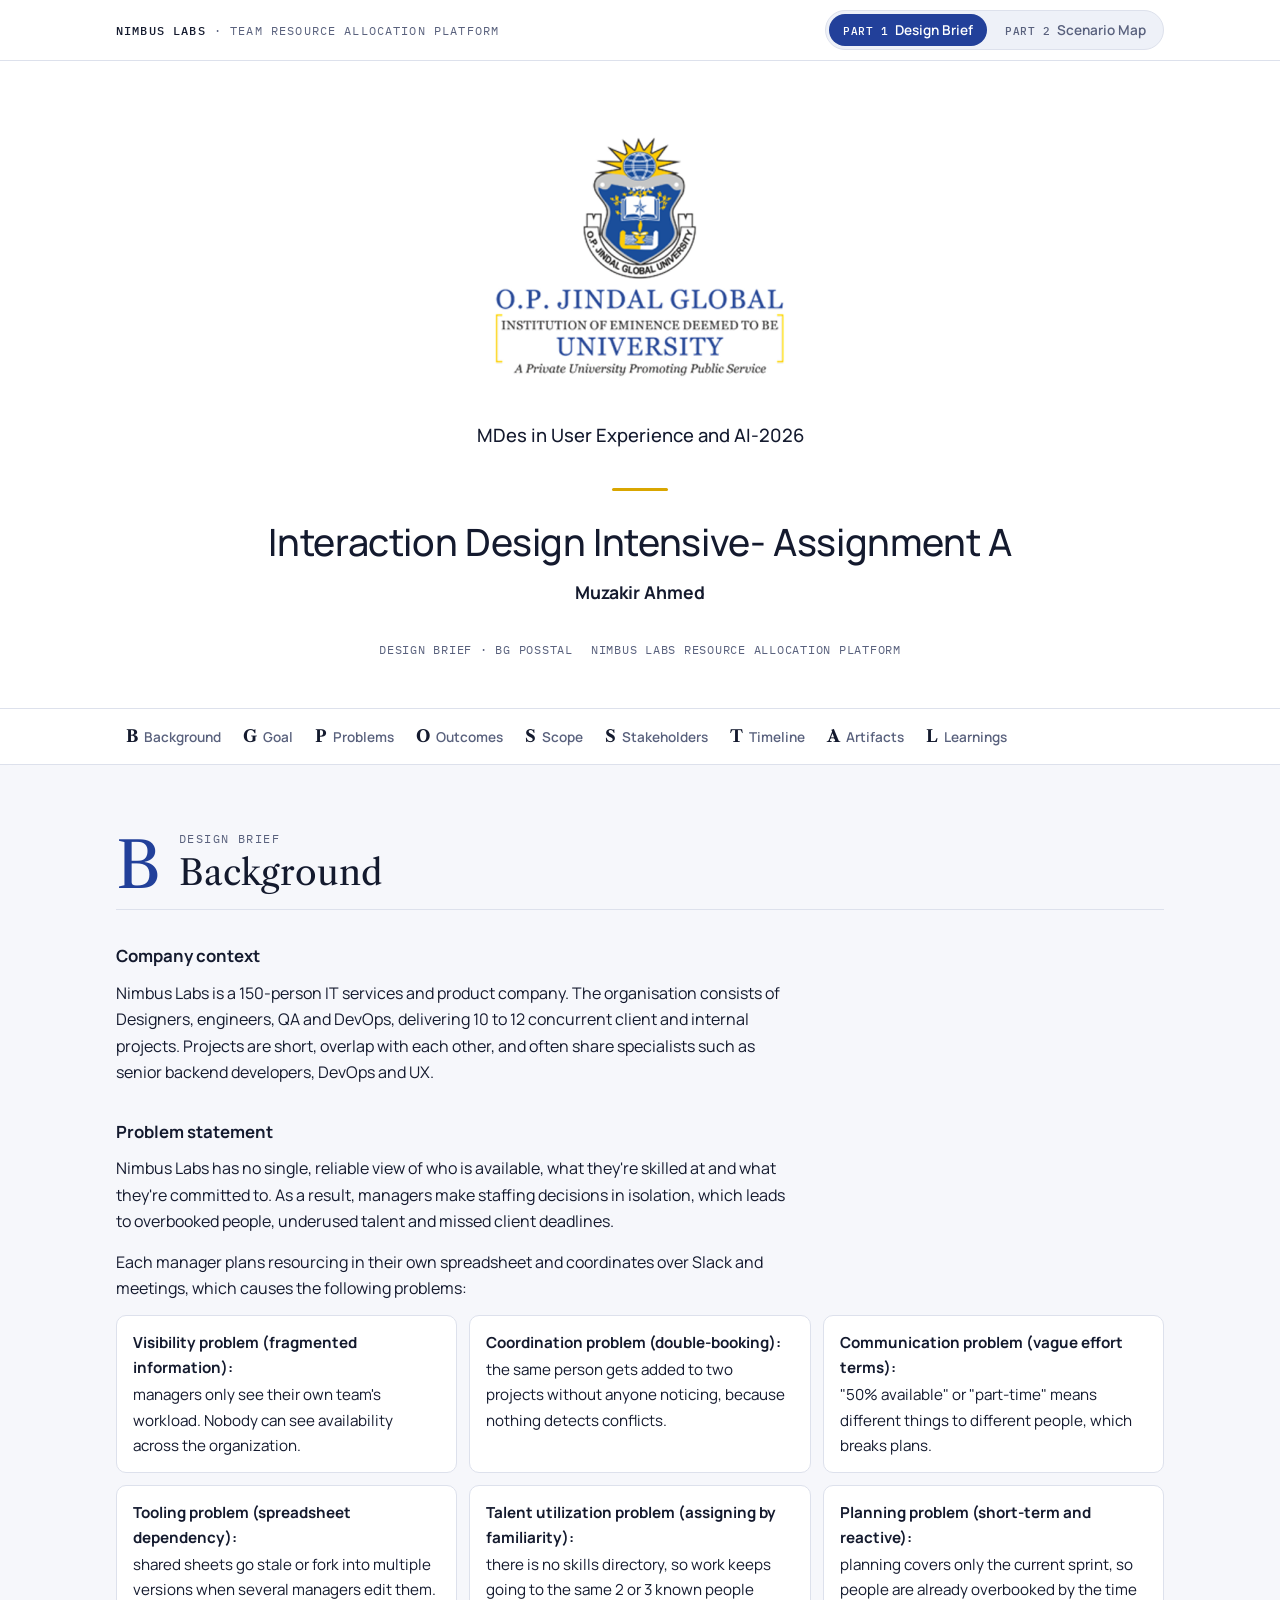
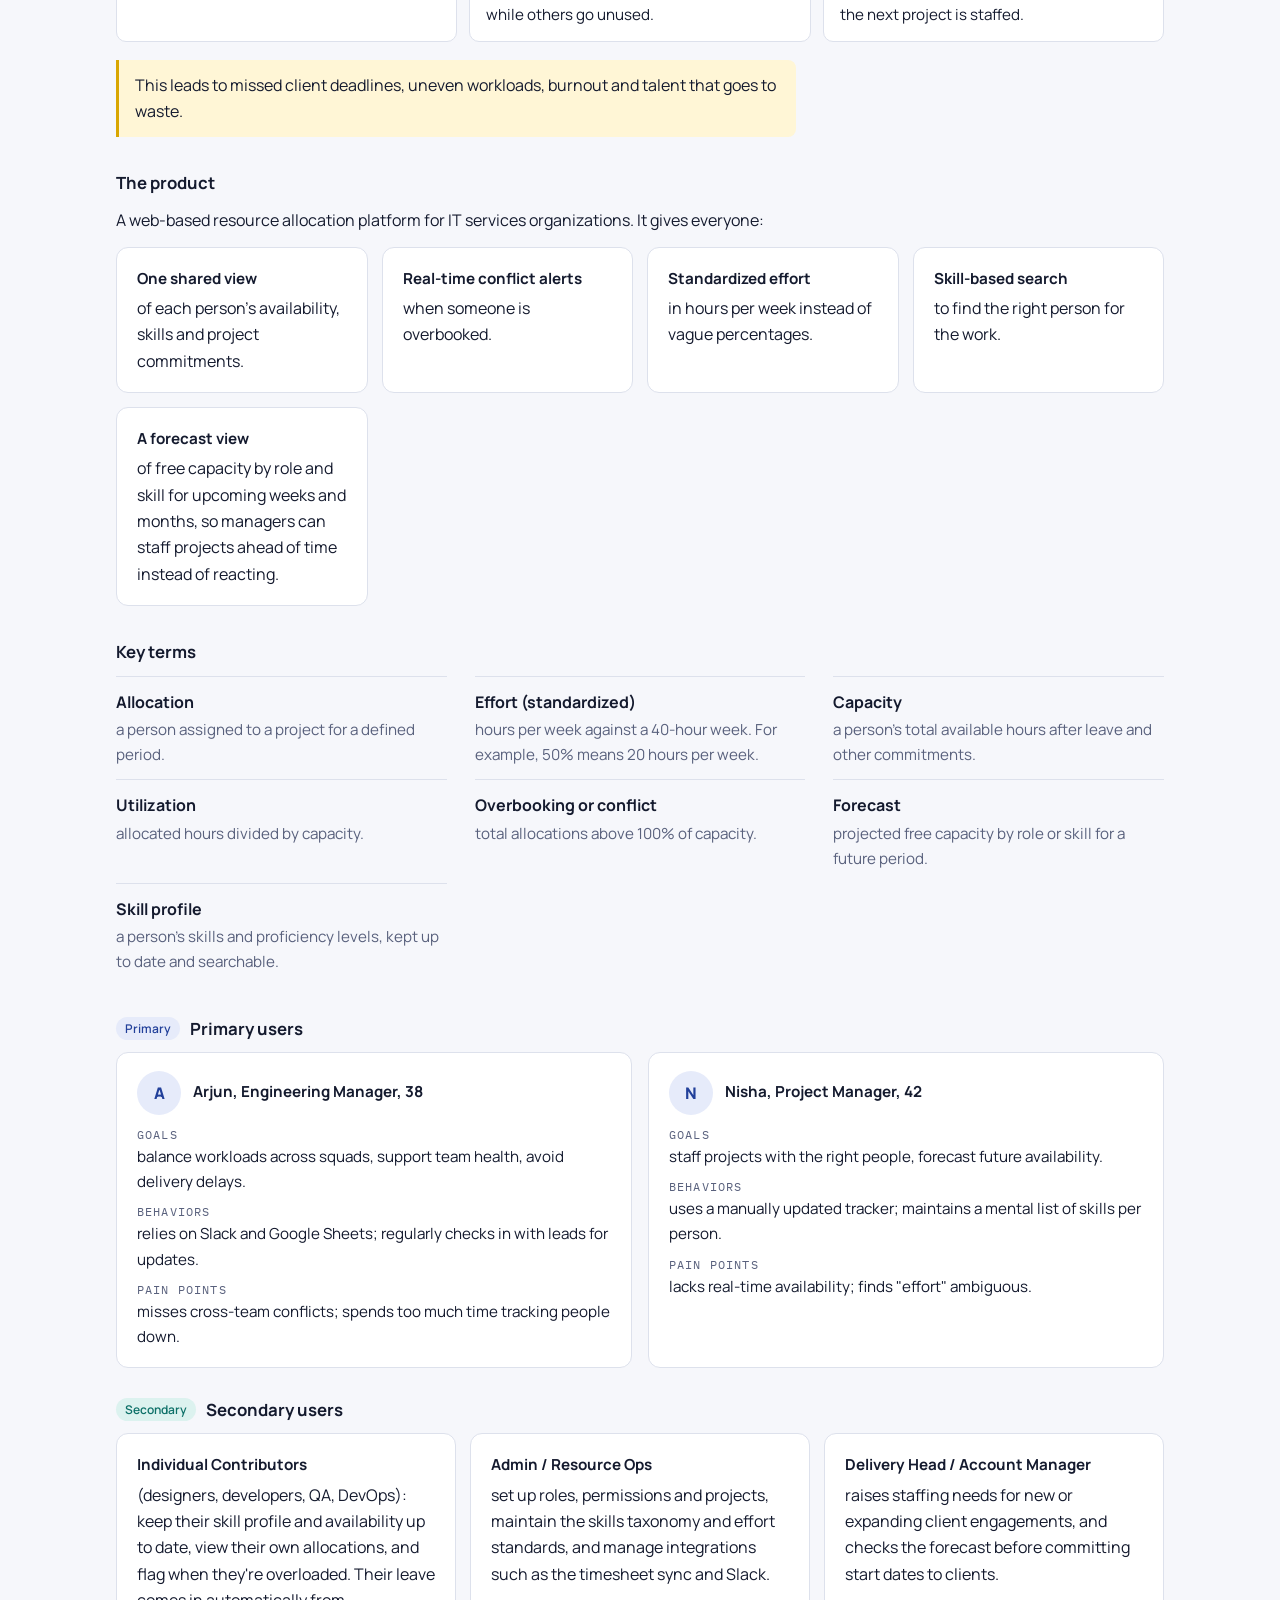
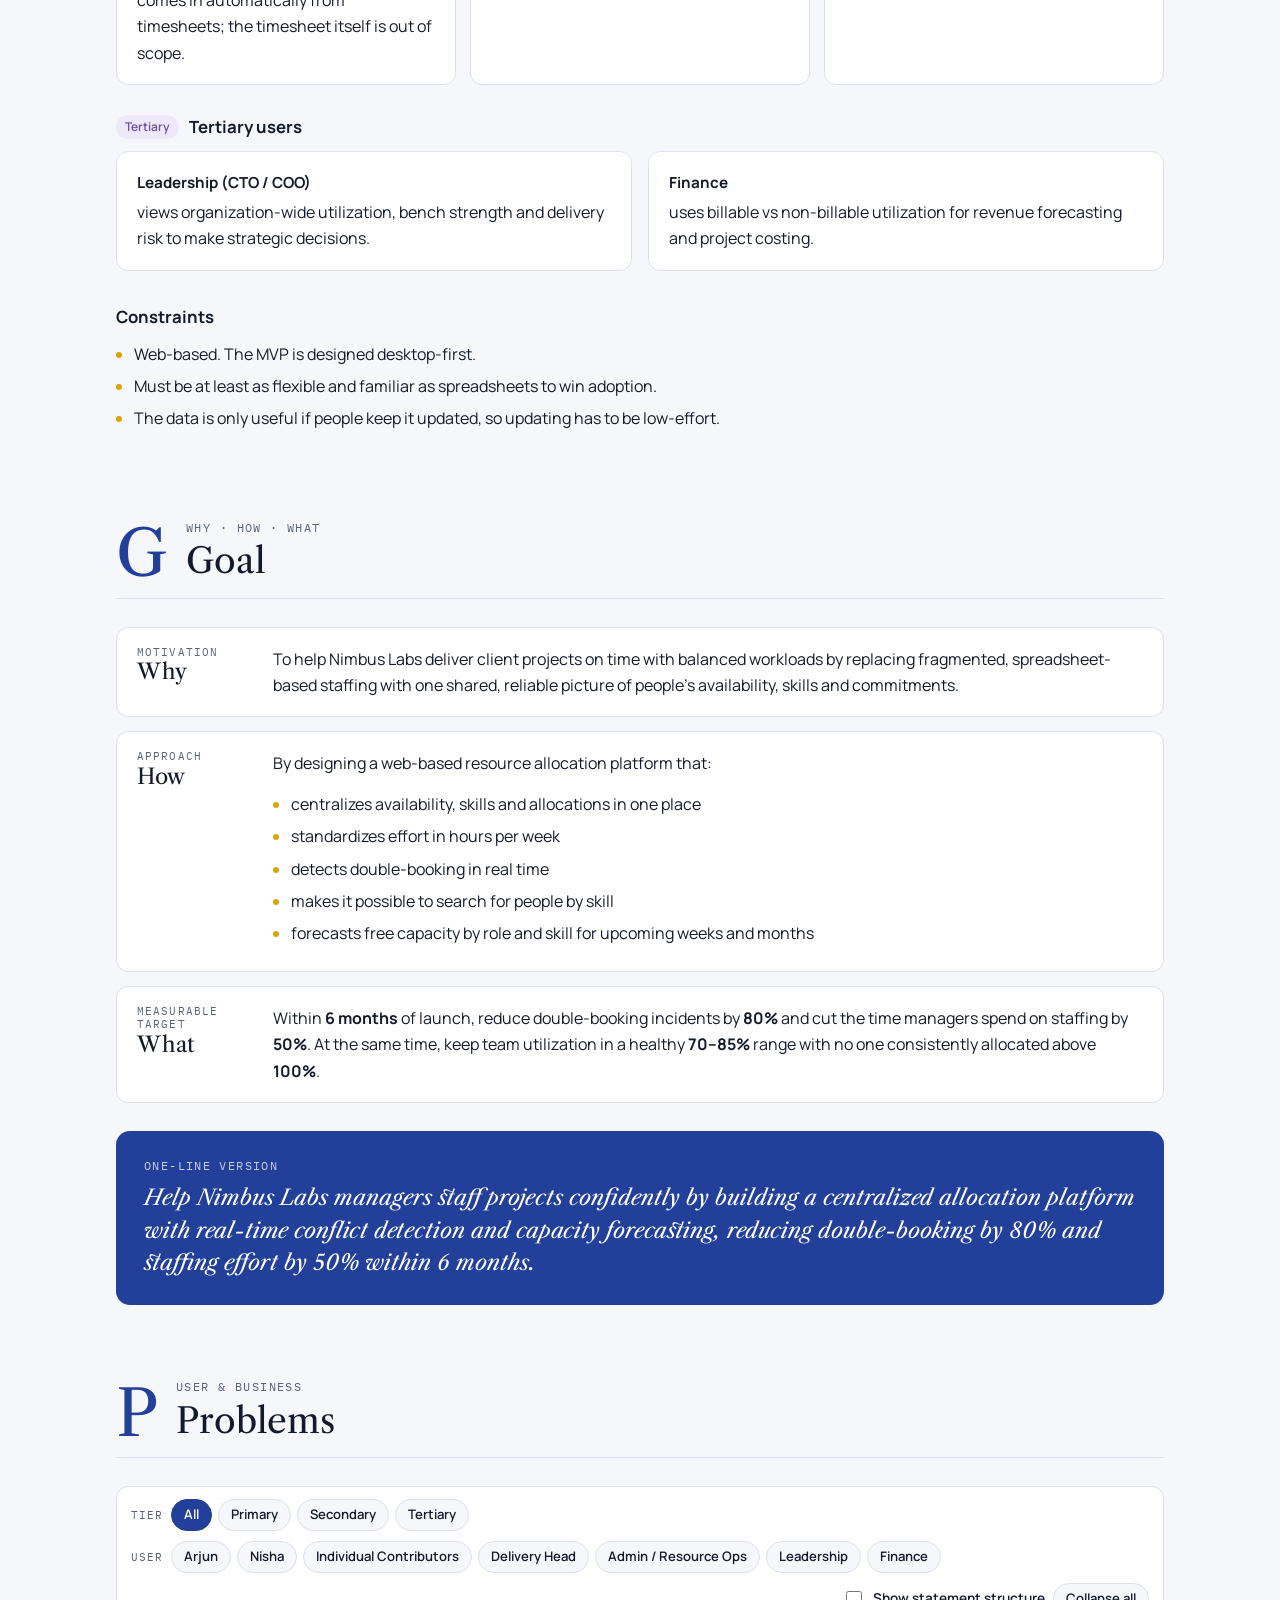
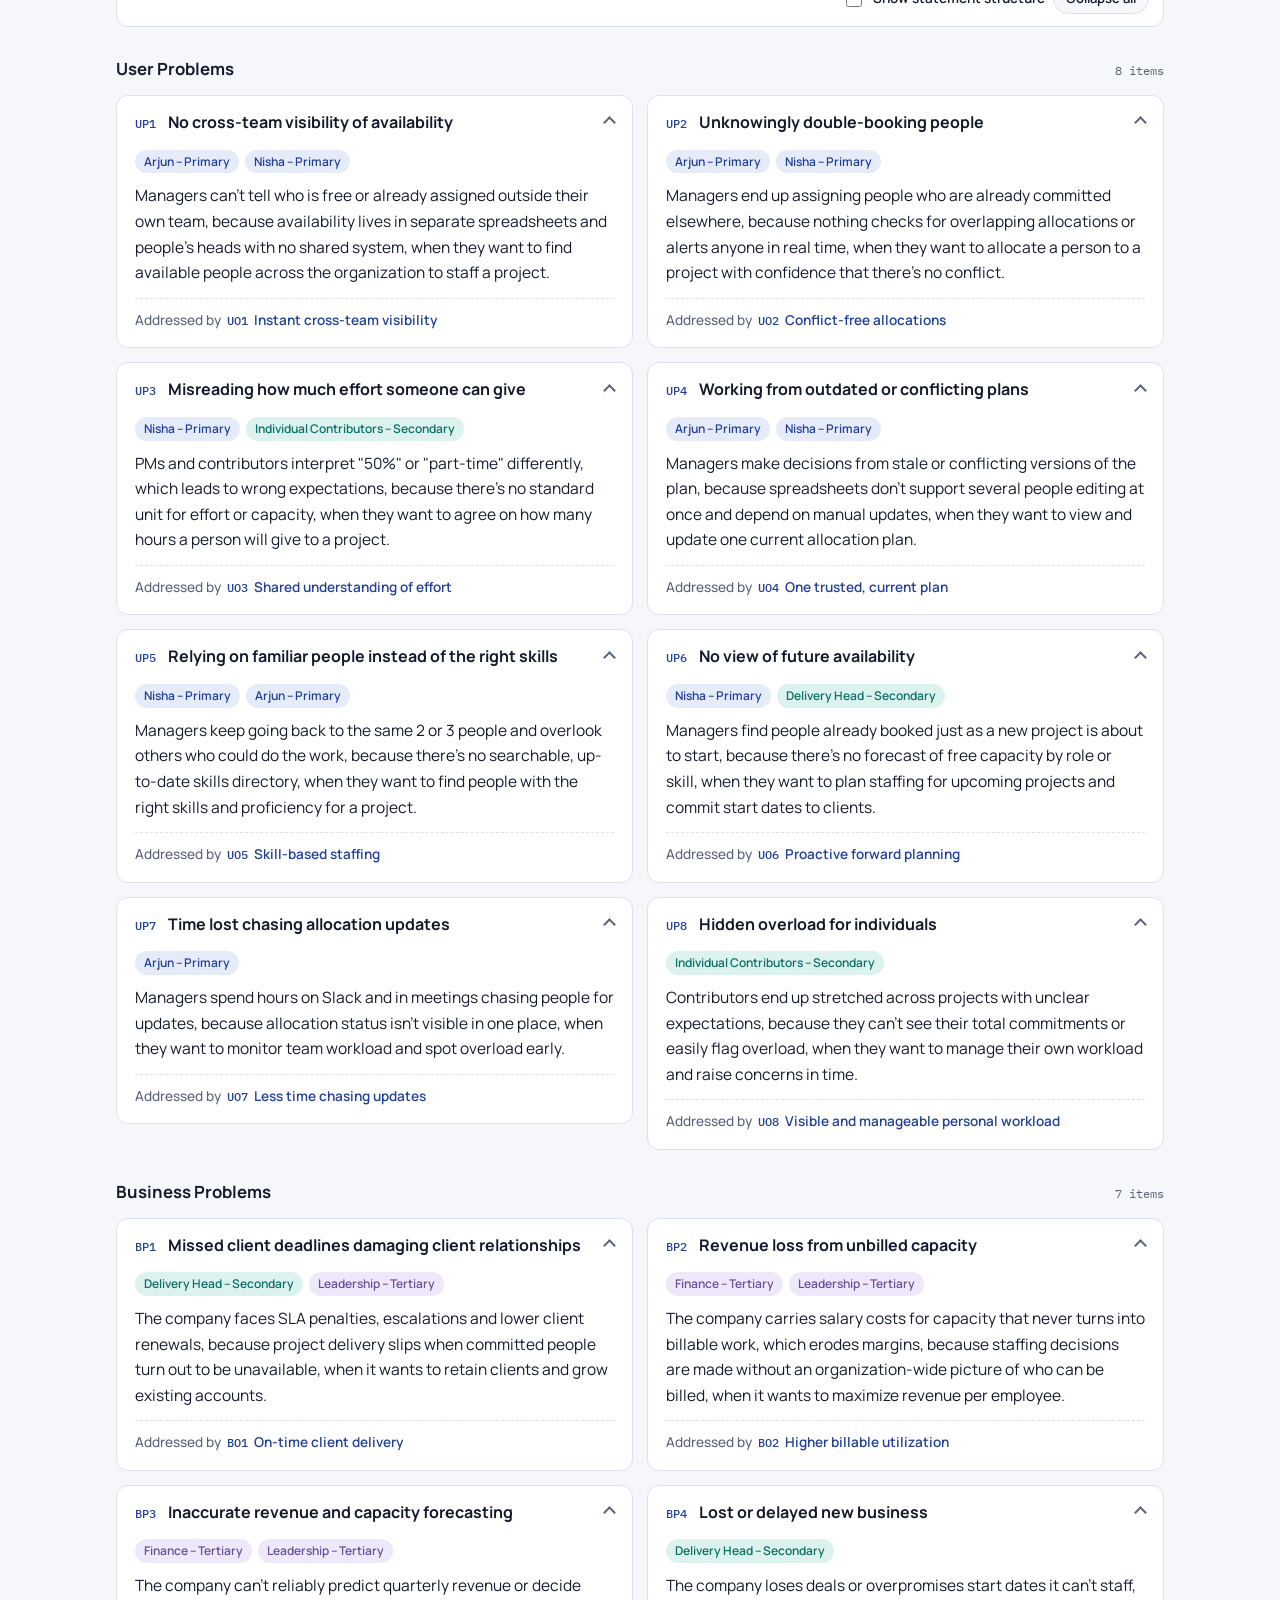
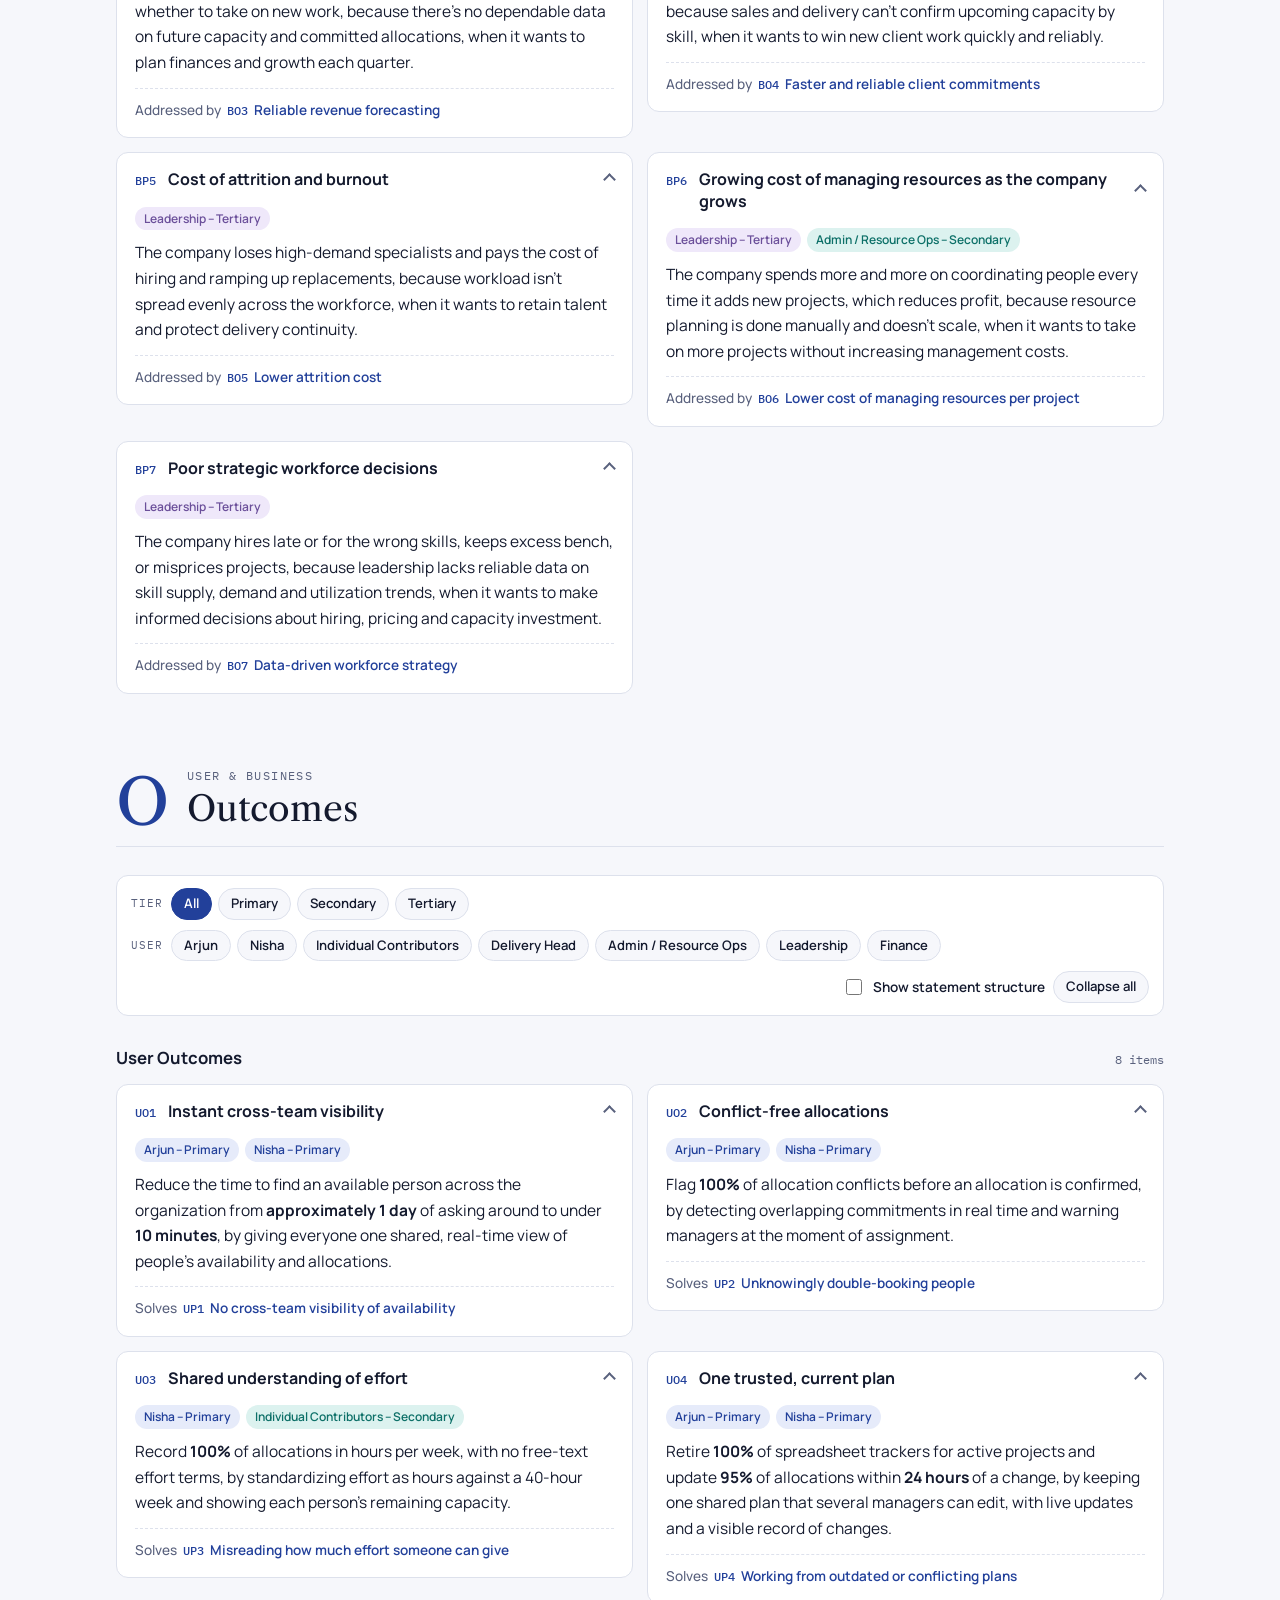
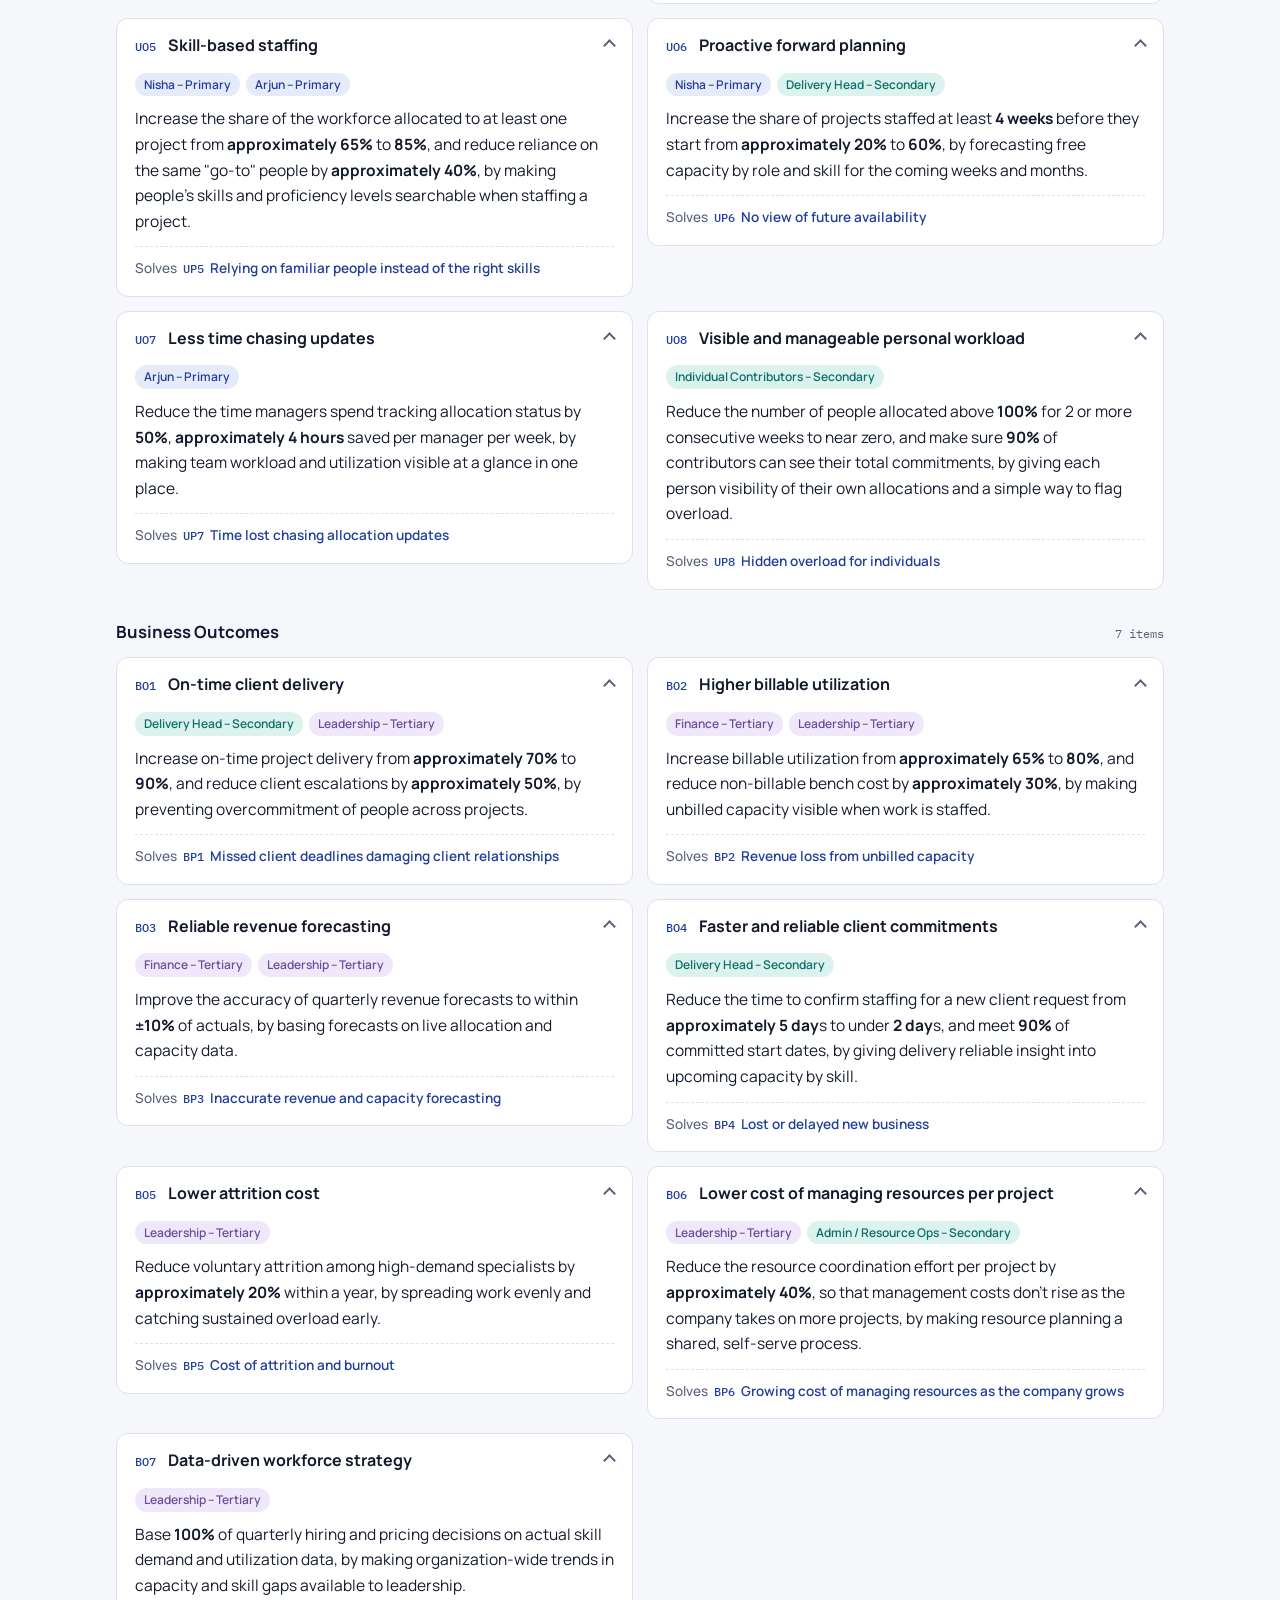
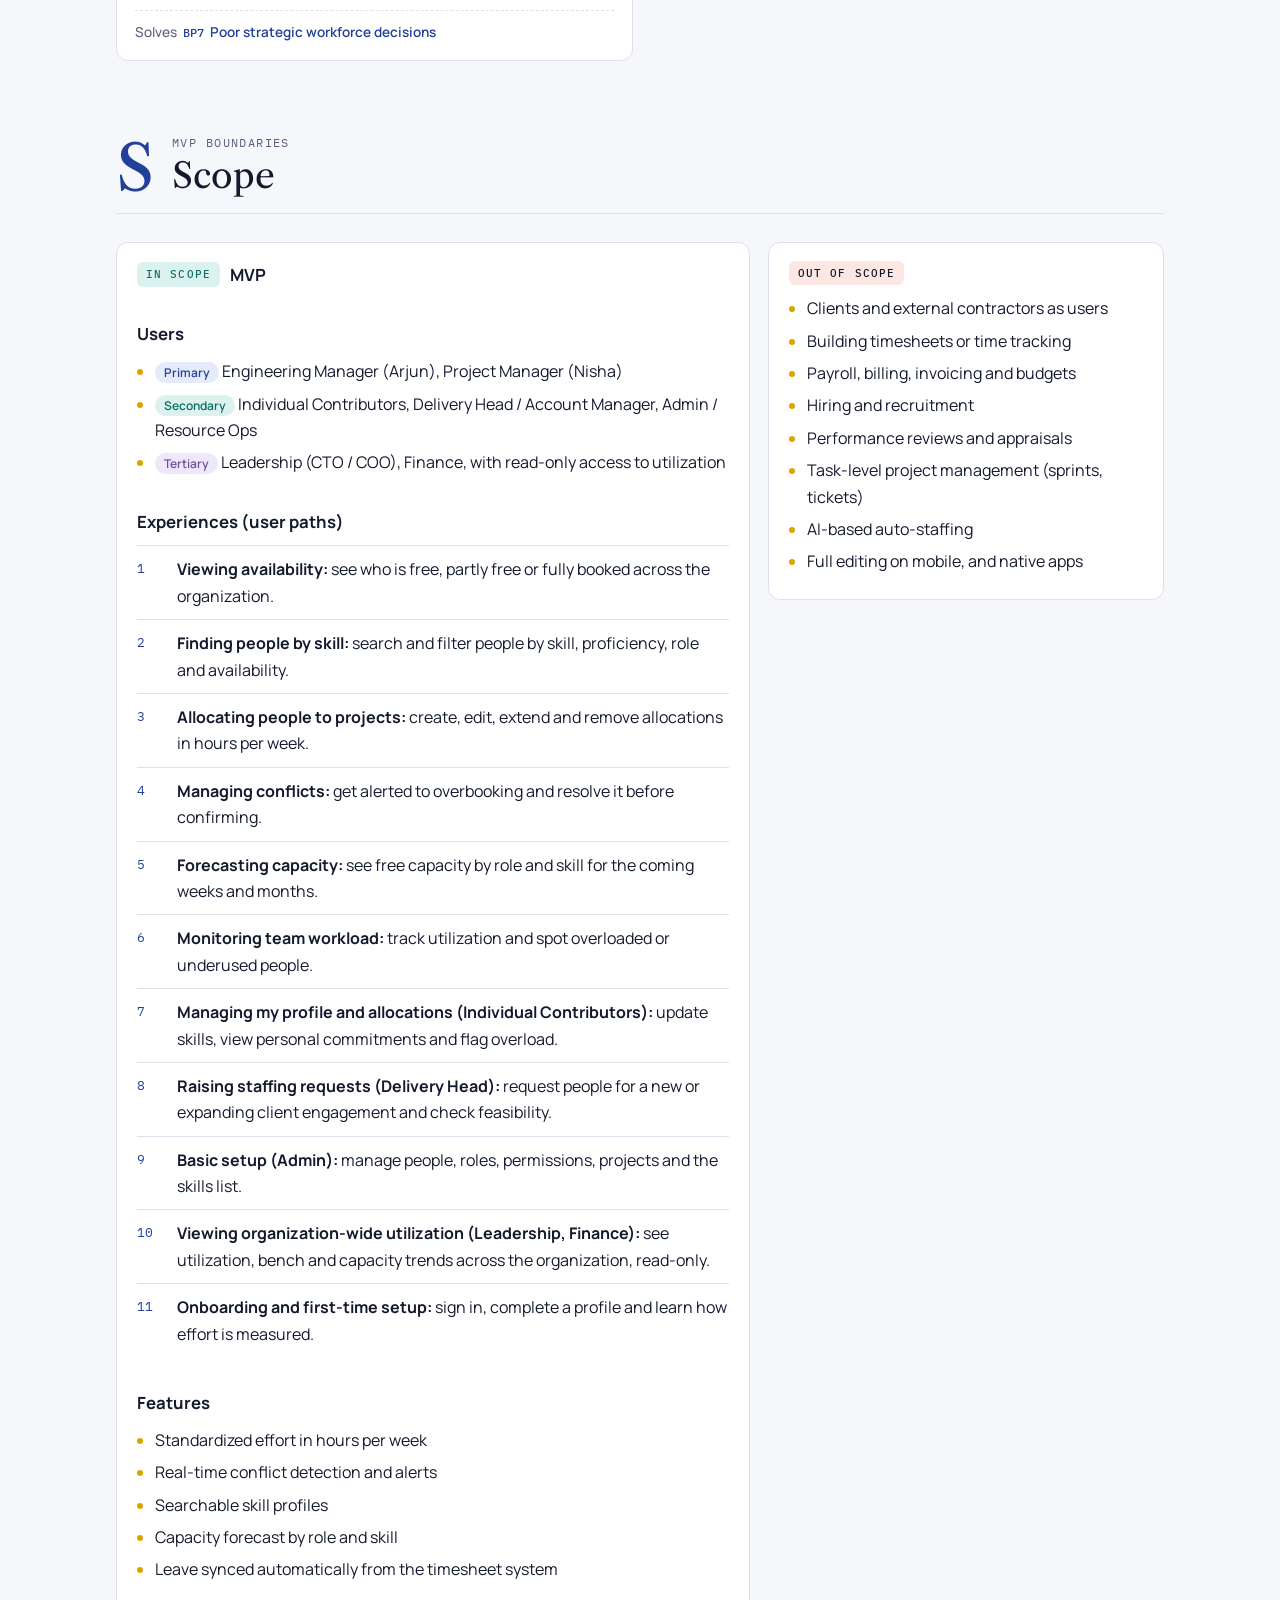
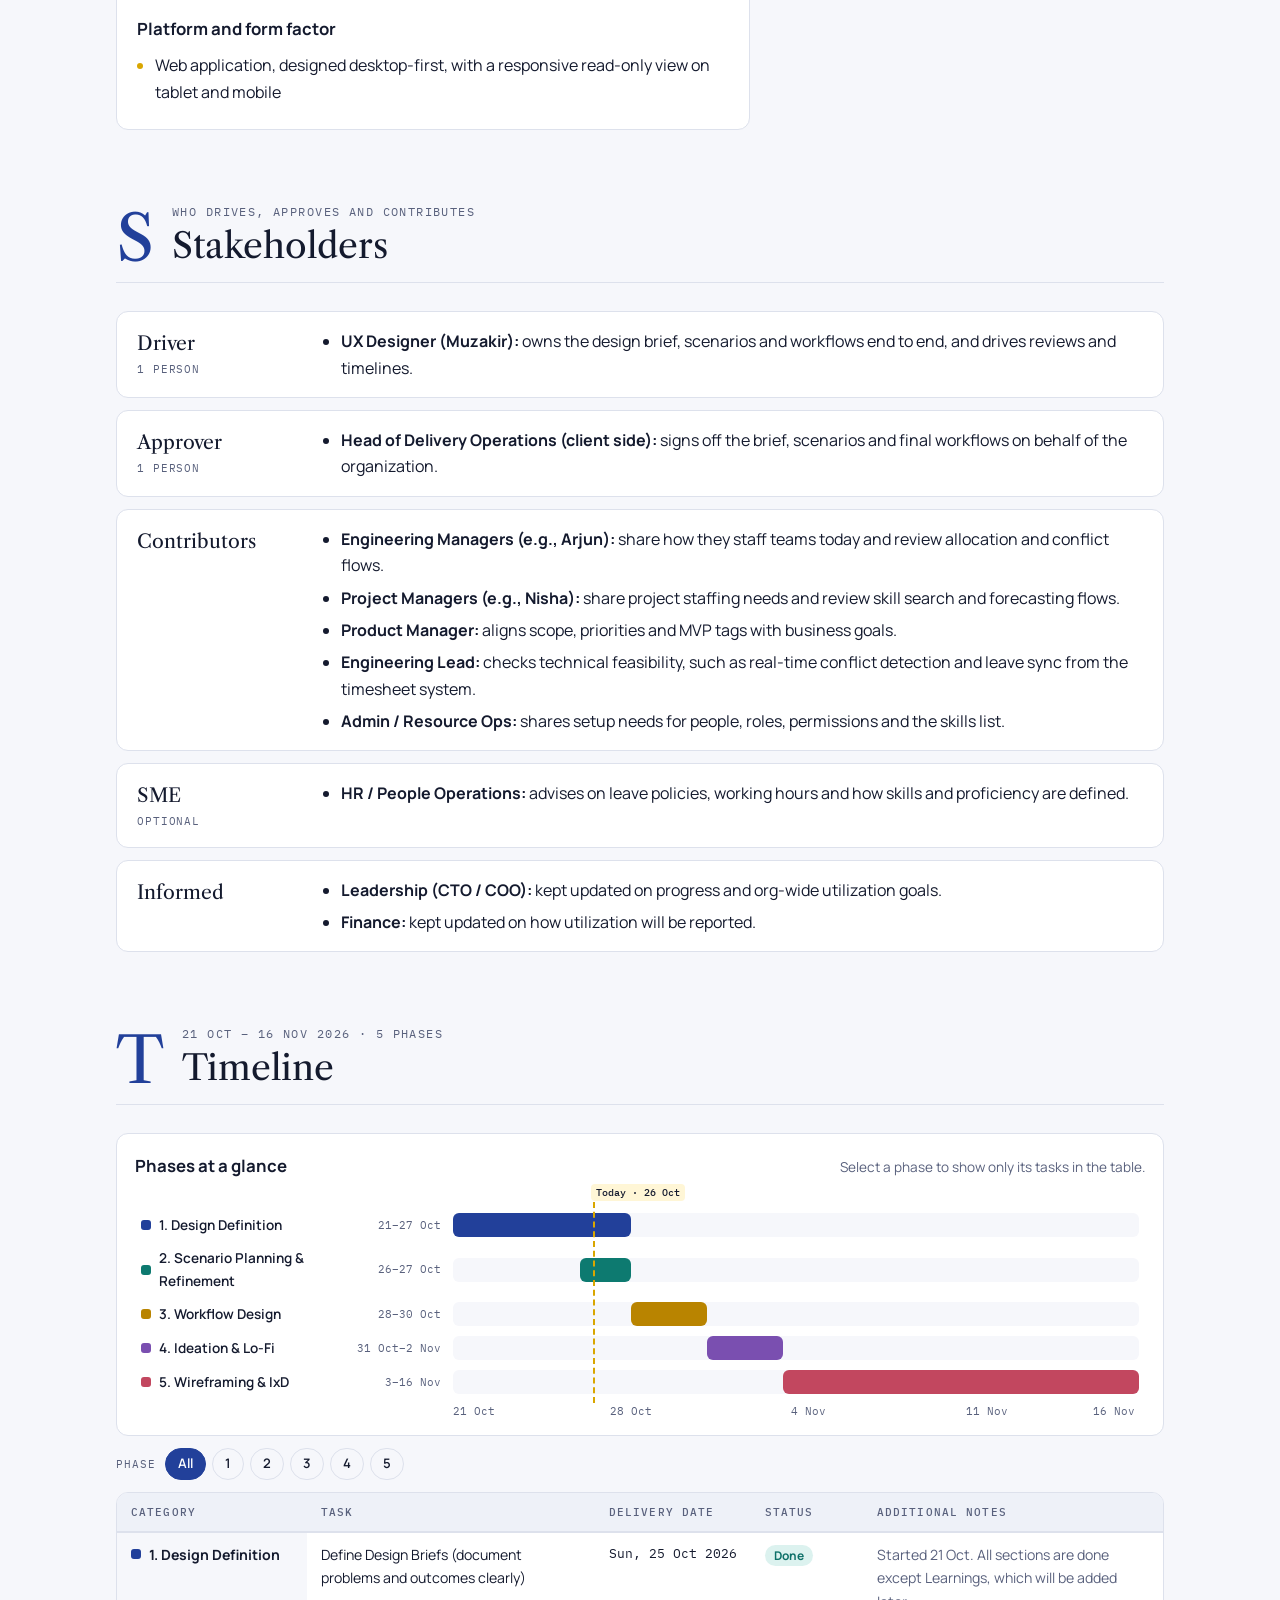
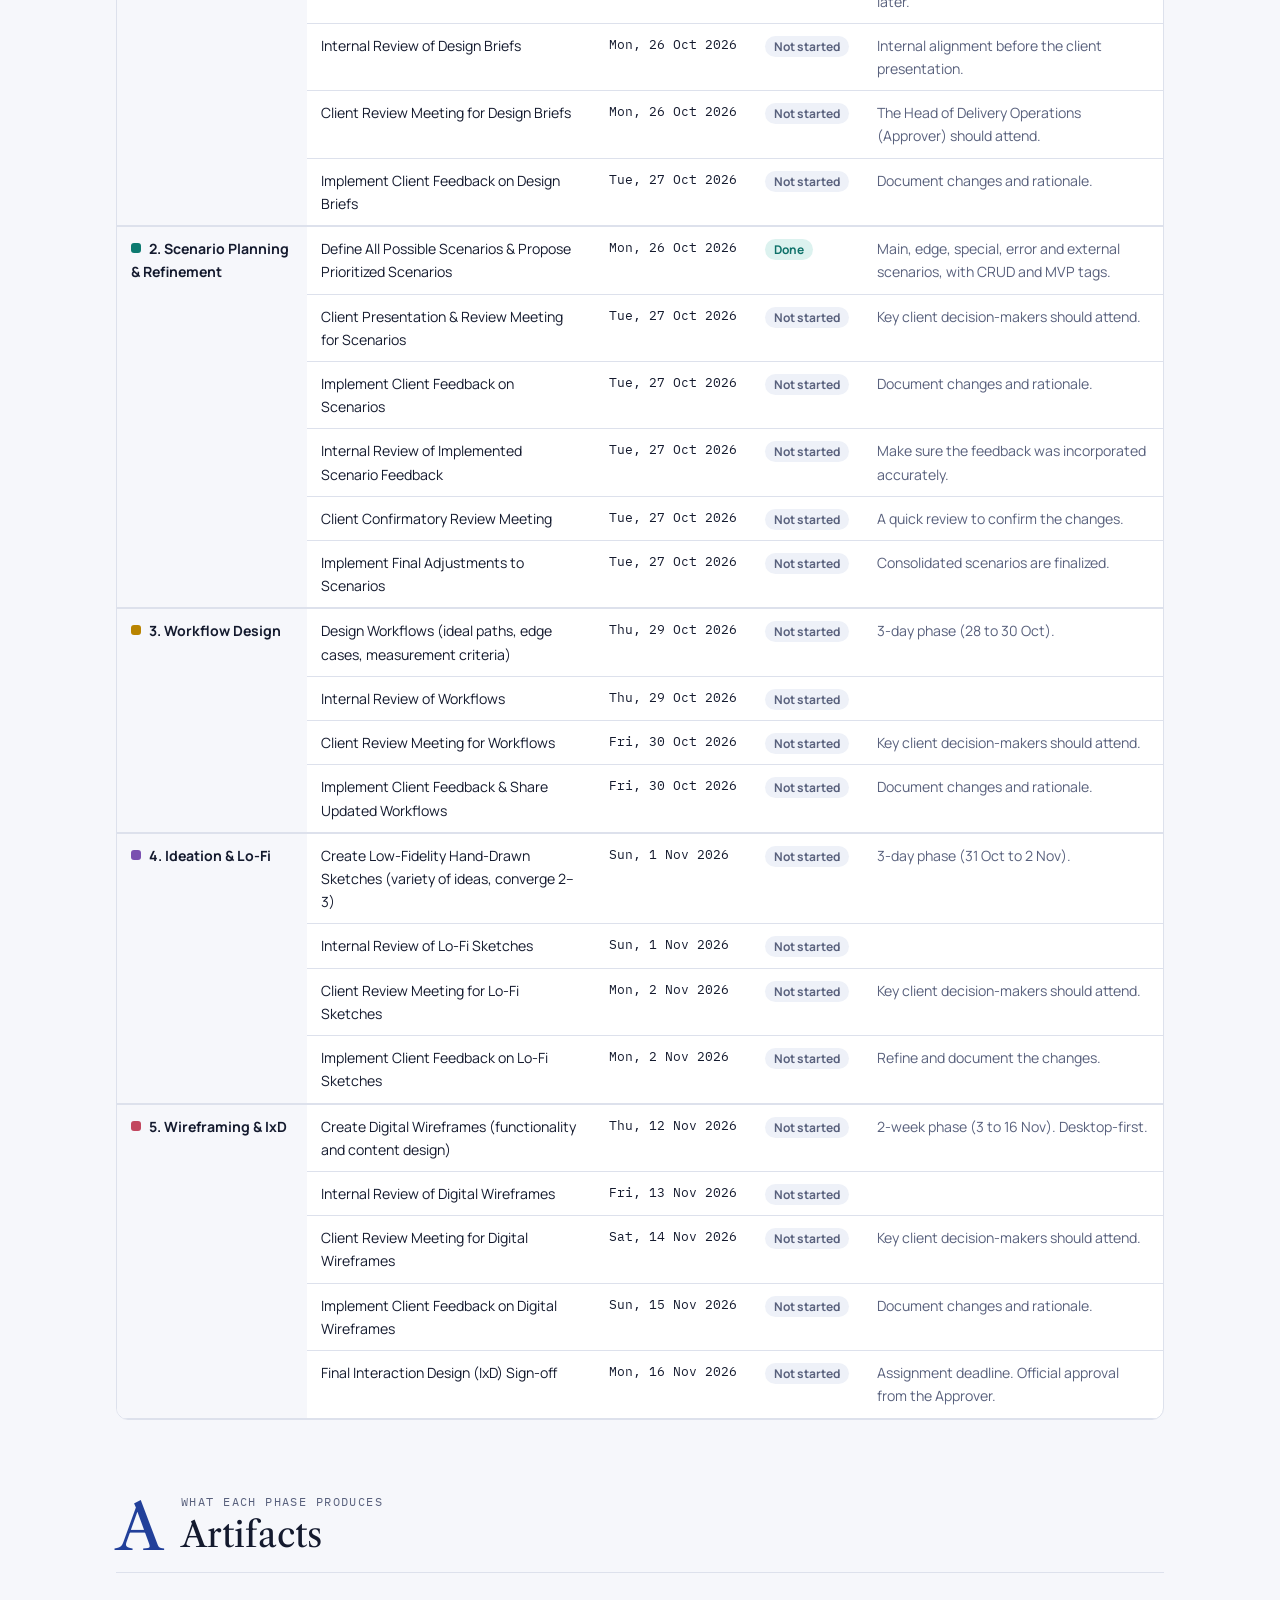
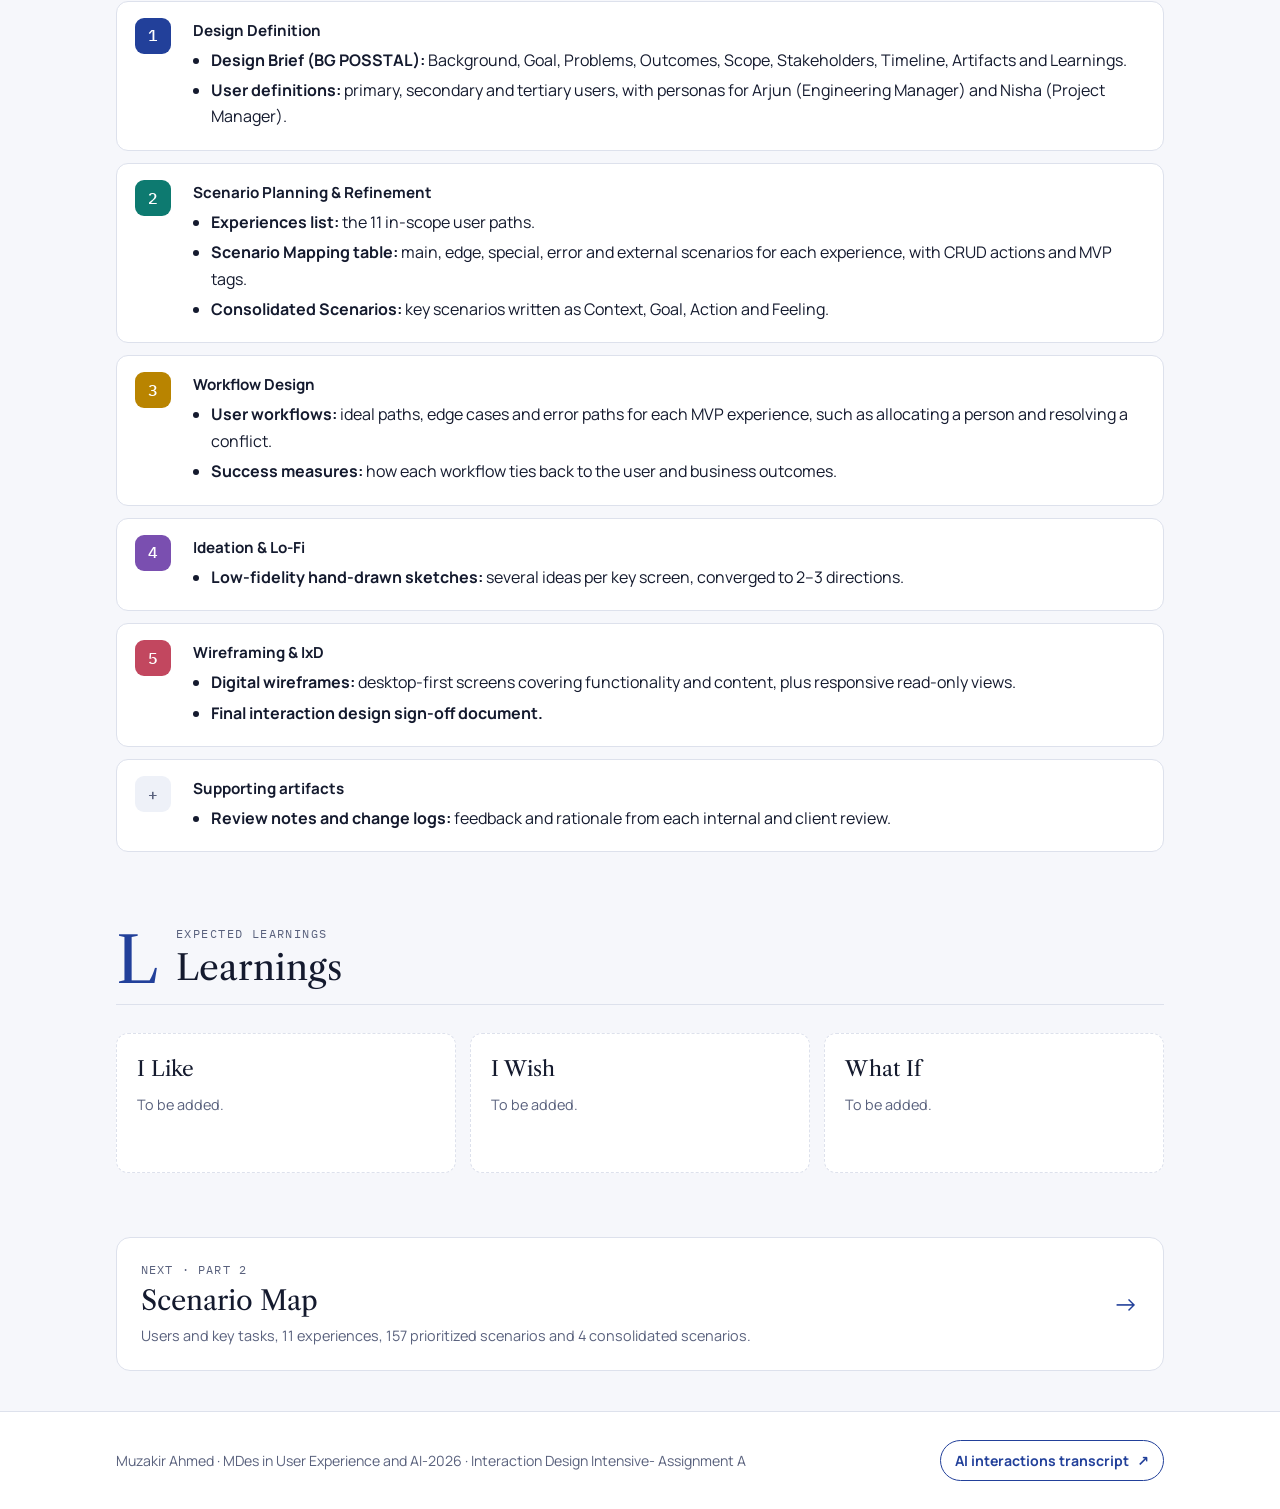
<file: index.html>
<!doctype html>
<html lang="en">
<head>
<meta charset="utf-8">
<meta name="viewport" content="width=device-width, initial-scale=1, viewport-fit=cover">
<title>Nimbus Labs Design Brief</title>
<meta name="claude:viewport-fit-sides" content="cover">
<link rel="preconnect" href="https://fonts.googleapis.com">
<link rel="preconnect" href="https://fonts.gstatic.com" crossorigin>
<link rel="stylesheet" href="https://fonts.googleapis.com/css2?family=Libre+Caslon+Text:ital,wght@0,400;0,700;1,400&family=Manrope:wght@400;500;600;700;800&family=IBM+Plex+Mono:wght@400;500&display=swap">
<style>
/* Layout: university title page as hero, then a sticky BG POSSTAL rail and a single reading column that widens for card grids */
:root{
  --bg:#f6f7fb; --surface:#ffffff; --ink:#141a2e; --muted:#59617d; --line:#dde1ec; --soft:#eef1f8;
  --accent:#22409a; --accent-ink:#ffffff; --gold:#d9a600; --gold-soft:#fff6d6;
  --t-primary:#22409a; --t-primary-bg:#e6ebfa; --t-secondary:#0d7068; --t-secondary-bg:#dcf2ef; --t-tertiary:#6b4f9a; --t-tertiary-bg:#efe8fa;
  --s-what:#fde7e3; --s-why:#fff1c9; --s-when:#e1ecff; --s-target:#dcf2e4; --s-how:#e9e4fb; --s-label:#3b4260;
  --p1:#22409a; --p2:#0d7a70; --p3:#b98400; --p4:#7a4fb0; --p5:#c2475f;
  --flash:rgba(217,166,0,.35);
  --f-display:"Libre Caslon Text", "Iowan Old Style", Georgia, serif;
  --f-body:"Manrope", "Segoe UI", system-ui, sans-serif;
  --f-mono:"IBM Plex Mono", ui-monospace, Menlo, monospace;
}
@media (prefers-color-scheme: dark){:root:not([data-theme="light"]){
  --bg:#0e1220; --surface:#161b2e; --ink:#e7eaf5; --muted:#9ba3c0; --line:#2a3150; --soft:#1c2238;
  --accent:#93a9ff; --accent-ink:#0e1220; --gold:#f0c23a; --gold-soft:#3a3115;
  --t-primary:#a9baff; --t-primary-bg:#22305e; --t-secondary:#6fd6c9; --t-secondary-bg:#143d3a; --t-tertiary:#c9b3f0; --t-tertiary-bg:#352a50;
  --s-what:#4a2620; --s-why:#47390f; --s-when:#1d3256; --s-target:#173d28; --s-how:#2f2752; --s-label:#d5daea;
  --p1:#7f98ff; --p2:#4cc3b5; --p3:#e3b33a; --p4:#b28ae6; --p5:#ec7f94;
  --flash:rgba(240,194,58,.28); color-scheme:dark}}
:root[data-theme="dark"]{
  --bg:#0e1220; --surface:#161b2e; --ink:#e7eaf5; --muted:#9ba3c0; --line:#2a3150; --soft:#1c2238;
  --accent:#93a9ff; --accent-ink:#0e1220; --gold:#f0c23a; --gold-soft:#3a3115;
  --t-primary:#a9baff; --t-primary-bg:#22305e; --t-secondary:#6fd6c9; --t-secondary-bg:#143d3a; --t-tertiary:#c9b3f0; --t-tertiary-bg:#352a50;
  --s-what:#4a2620; --s-why:#47390f; --s-when:#1d3256; --s-target:#173d28; --s-how:#2f2752; --s-label:#d5daea;
  --p1:#7f98ff; --p2:#4cc3b5; --p3:#e3b33a; --p4:#b28ae6; --p5:#ec7f94;
  --flash:rgba(240,194,58,.28); color-scheme:dark}

*{box-sizing:border-box}
[hidden]{display:none!important}
html{scroll-behavior:smooth;scroll-padding-top:72px}
@media (prefers-reduced-motion: reduce){html{scroll-behavior:auto}*{transition:none!important;animation:none!important}}
body{margin:0;background:var(--bg);color:var(--ink);font-family:var(--f-body);font-size:16px;line-height:1.65;-webkit-font-smoothing:antialiased}
body::before{content:"";position:fixed;inset:0 0 auto;height:env(safe-area-inset-top,0px);z-index:10;background:var(--surface)}
a{color:var(--accent)}
:focus-visible{outline:2px solid var(--gold);outline-offset:2px;border-radius:4px}
.wrap{max-width:1080px;margin:0 auto;padding-left:max(16px,env(safe-area-inset-left,0px));padding-right:max(16px,env(safe-area-inset-right,0px))}
.prose{max-width:68ch}
h1,h2,h3{text-wrap:balance}
strong{font-weight:700}

/* Hero: the assignment title page */
.hero{background:var(--surface);border-bottom:1px solid var(--line)}
.hero .wrap{padding-block:56px 48px;display:flex;flex-direction:column;align-items:center;text-align:center;gap:10px}
.crest{background:#fff;border-radius:14px;padding:14px 18px;width:min(340px,80vw)}
.crest img{display:block;width:100%;height:auto}
.programme{font-size:1.15rem;font-weight:500;color:var(--ink);margin:14px 0 0}
.hero-rule{width:56px;height:3px;background:var(--gold);border-radius:2px;margin:28px 0 18px}
.assignment{font-size:clamp(1.6rem,4.2vw,2.35rem);font-weight:500;letter-spacing:-.01em;line-height:1.2;margin:0}
.author{font-size:1.1rem;font-weight:700;margin:4px 0 0}
.doc-type{margin:22px 0 0;display:flex;flex-wrap:wrap;justify-content:center;gap:8px 18px;font-family:var(--f-mono);font-size:.78rem;letter-spacing:.06em;text-transform:uppercase;color:var(--muted)}

/* Sticky BG POSSTAL rail */
.rail{position:sticky;top:env(safe-area-inset-top,0px);z-index:9;background:color-mix(in srgb,var(--surface) 92%,transparent);backdrop-filter:blur(8px);border-bottom:1px solid var(--line)}
.rail .wrap{display:flex;align-items:center;gap:14px}
.rail nav{display:flex;gap:2px;overflow-x:auto;scrollbar-width:none;padding-block:8px;min-width:0;flex:1}
.rail nav::-webkit-scrollbar{display:none}
.rail a{display:flex;align-items:baseline;gap:6px;padding:6px 10px;border-radius:8px;text-decoration:none;color:var(--muted);font-size:.85rem;font-weight:600;white-space:nowrap}
.rail a b{font-family:var(--f-display);font-size:1.05rem;color:var(--ink);font-weight:700}
.rail a:hover{background:var(--soft)}
.rail a.on{background:var(--accent);color:var(--accent-ink)}
.rail a.on b{color:var(--accent-ink)}
.progress{position:absolute;left:0;bottom:-1px;height:2px;background:var(--gold);width:0}

/* Sections */
section{padding-block:64px 8px}
.sec-head{display:grid;grid-template-columns:auto 1fr;gap:4px 18px;align-items:end;margin-bottom:28px;border-bottom:1px solid var(--line);padding-bottom:16px}
.sec-letter{grid-row:span 2;font-family:var(--f-display);font-size:4rem;line-height:.85;color:var(--accent)}
.eyebrow{font-family:var(--f-mono);font-size:.74rem;letter-spacing:.12em;text-transform:uppercase;color:var(--muted)}
h2{font-family:var(--f-display);font-weight:400;font-size:clamp(1.7rem,3.4vw,2.2rem);line-height:1.15;margin:0}
h3{font-size:1.05rem;font-weight:700;margin:32px 0 10px}
h4{font-size:.95rem;font-weight:700;margin:0 0 4px}
p{margin:0 0 14px}
ul.list{margin:0 0 14px;padding-left:1.15em}
ul.list li{margin-bottom:6px}
ul.list li::marker{color:var(--gold)}

.grid2{display:grid;grid-template-columns:repeat(auto-fit,minmax(min(100%,300px),1fr));gap:16px}
.grid3{display:grid;grid-template-columns:repeat(auto-fit,minmax(min(100%,240px),1fr));gap:14px}
.grid2>*,.grid3>*{min-width:0}
.panel{background:var(--surface);border:1px solid var(--line);border-radius:12px;padding:18px 20px}
.panel p:last-child,.panel ul:last-child{margin-bottom:0}

.tierhead{display:flex;align-items:center;gap:10px;margin:28px 0 10px}
.tierhead h3{margin:0}

/* Site bar: switches between Part 1 and Part 2, sits above the hero on every page */
.sitebar{background:var(--surface);border-bottom:1px solid var(--line)}
.sitebar .wrap{display:flex;align-items:center;justify-content:space-between;flex-wrap:wrap;gap:8px 18px;padding-block:10px}
.site-name{font-family:var(--f-mono);font-size:.72rem;letter-spacing:.1em;text-transform:uppercase;color:var(--muted)}
.site-name b{color:var(--ink);font-weight:500}
.parts{display:flex;gap:4px;padding:3px;background:var(--soft);border:1px solid var(--line);border-radius:999px}
.parts a{display:flex;align-items:baseline;gap:6px;padding:5px 14px;border-radius:999px;text-decoration:none;color:var(--muted);font-size:.85rem;font-weight:600;white-space:nowrap}
.parts a small{font-family:var(--f-mono);font-size:.68rem;font-weight:500;letter-spacing:.06em;text-transform:uppercase}
.parts a:hover{color:var(--ink)}
.parts a[aria-current="page"]{background:var(--accent);color:var(--accent-ink)}
@media (max-width:520px){.site-name{display:none}.sitebar .wrap{justify-content:center}.parts a{padding:5px 10px}}

/* Pager: next / previous part, before the footer */
.pager{display:grid;padding-top:56px}
.pager a{display:grid;grid-template-columns:1fr auto;align-items:center;gap:6px 18px;padding:22px 24px;background:var(--surface);border:1px solid var(--line);border-radius:14px;text-decoration:none;color:var(--ink)}
.pager a:hover{border-color:var(--accent)}
.pager .dir{font-family:var(--f-mono);font-size:.72rem;letter-spacing:.1em;text-transform:uppercase;color:var(--muted)}
.pager .ttl{font-family:var(--f-display);font-size:clamp(1.3rem,3vw,1.7rem);line-height:1.2;grid-column:1}
.pager .sub{font-size:.9rem;color:var(--muted);grid-column:1}
.pager .arr{grid-column:2;grid-row:1/span 3;font-size:1.6rem;color:var(--accent)}
.pager a.prev{grid-template-columns:auto 1fr}
.pager a.prev .arr{grid-column:1}
.pager a.prev .dir,.pager a.prev .ttl,.pager a.prev .sub{grid-column:2}

/* Toolbar and filter buttons */
.toolbar{display:flex;flex-wrap:wrap;gap:10px 18px;align-items:center;background:var(--surface);border:1px solid var(--line);border-radius:12px;padding:12px 14px;margin-bottom:22px}
.tgroup{display:flex;flex-wrap:wrap;gap:6px;align-items:center}
.tlabel{font-family:var(--f-mono);font-size:.7rem;letter-spacing:.1em;text-transform:uppercase;color:var(--muted);margin-right:2px}
.fbtn{font:inherit;font-size:.82rem;font-weight:600;border:1px solid var(--line);background:var(--bg);color:var(--ink);border-radius:999px;padding:4px 12px;cursor:pointer}
.fbtn:hover{border-color:var(--accent)}
.fbtn[aria-pressed="true"]{background:var(--accent);border-color:var(--accent);color:var(--accent-ink)}
.toolbar .end{margin-left:auto;display:flex;gap:8px;align-items:center;flex-wrap:wrap}
.switch{display:flex;align-items:center;gap:8px;font-size:.85rem;font-weight:600;cursor:pointer}
.switch input{accent-color:var(--accent);width:16px;height:16px}
.count{font-family:var(--f-mono);font-size:.75rem;color:var(--muted)}

.chips{display:flex;flex-wrap:wrap;gap:6px;margin-bottom:10px}
.chip{font-size:.75rem;font-weight:600;padding:2px 9px;border-radius:999px;white-space:nowrap}
.tier-primary{background:var(--t-primary-bg);color:var(--t-primary)}
.tier-secondary{background:var(--t-secondary-bg);color:var(--t-secondary)}
.tier-tertiary{background:var(--t-tertiary-bg);color:var(--t-tertiary)}

/* Tables */
.tablewrap{overflow-x:auto;background:var(--surface);border:1px solid var(--line);border-radius:12px}
table{border-collapse:collapse;width:100%;min-width:820px;font-size:.88rem}
th,td{text-align:left;vertical-align:top;padding:10px 14px;border-bottom:1px solid var(--line)}
th{font-family:var(--f-mono);font-size:.7rem;letter-spacing:.1em;text-transform:uppercase;color:var(--muted);font-weight:500;background:var(--soft)}
tr.first td{border-top:2px solid var(--line)}

/* Footer */
footer{margin-top:40px;border-top:1px solid var(--line);background:var(--surface)}
footer .wrap{padding-block:28px calc(28px + env(safe-area-inset-bottom,0px));display:flex;flex-wrap:wrap;gap:12px 28px;justify-content:space-between;align-items:center;font-size:.88rem;color:var(--muted)}
.ai-link{display:inline-flex;align-items:center;gap:8px;font-weight:700;text-decoration:none;border:1px solid var(--accent);padding:8px 14px;border-radius:999px}
.ai-link:hover{background:var(--accent);color:var(--accent-ink)}

@media print{.sitebar,.pager{display:none!important}}


/* Background specifics */
.issues{display:grid;grid-template-columns:repeat(auto-fit,minmax(min(100%,300px),1fr));gap:12px;margin:8px 0 18px;padding:0;list-style:none}
.issues li{background:var(--surface);border:1px solid var(--line);border-radius:10px;padding:14px 16px;font-size:.95rem}
.issues li strong{display:block;margin-bottom:2px}
.callout{border-left:3px solid var(--gold);background:var(--gold-soft);padding:12px 16px;border-radius:0 8px 8px 0}
.terms{display:grid;grid-template-columns:repeat(auto-fit,minmax(min(100%,300px),1fr));gap:0 28px;margin:0}
.terms div{padding:12px 0;border-top:1px solid var(--line)}
.terms dt{font-weight:700}
.terms dd{margin:2px 0 0;color:var(--muted);font-size:.95rem}
.persona{display:flex;flex-direction:column;gap:10px}
.persona header{display:flex;align-items:center;gap:12px}
.avatar{width:44px;height:44px;border-radius:50%;display:grid;place-items:center;font-weight:800;background:var(--t-primary-bg);color:var(--t-primary);flex:none}
.persona dl{margin:0;display:grid;gap:8px}
.persona dt{font-family:var(--f-mono);font-size:.72rem;letter-spacing:.1em;text-transform:uppercase;color:var(--muted)}
.persona dd{margin:0;font-size:.95rem}

/* Goal */
.whw{display:grid;gap:14px}
.whw .panel{display:grid;grid-template-columns:120px 1fr;gap:16px}
.whw .panel>*{min-width:0}
.whw .k{font-family:var(--f-display);font-size:1.35rem;line-height:1.2}
.whw .k small{display:block;font-family:var(--f-mono);font-size:.7rem;letter-spacing:.1em;text-transform:uppercase;color:var(--muted)}
@media (max-width:560px){.whw .panel{grid-template-columns:1fr;gap:6px}}
.oneliner{margin:28px 0 0;padding:26px 28px;background:var(--accent);color:var(--accent-ink);border-radius:14px;font-family:var(--f-display);font-style:italic;font-size:clamp(1.1rem,2.4vw,1.35rem);line-height:1.5}
.oneliner span{display:block;font-family:var(--f-mono);font-style:normal;font-size:.72rem;letter-spacing:.12em;text-transform:uppercase;opacity:.75;margin-bottom:8px}

/* Problem / outcome toolbar */
.legend{display:none;flex-wrap:wrap;gap:6px 14px;font-size:.8rem;margin:-10px 0 18px}
.show-structure .legend{display:flex}
.legend span{display:inline-flex;align-items:center;gap:6px}
.legend i{width:14px;height:14px;border-radius:4px;display:inline-block}

.cards{display:grid;grid-template-columns:repeat(auto-fit,minmax(min(100%,440px),1fr));gap:14px;align-items:start}
.card{background:var(--surface);border:1px solid var(--line);border-radius:12px;min-width:0;transition:box-shadow .3s,border-color .3s}
.card summary{list-style:none;display:flex;align-items:baseline;gap:12px;padding:16px 18px;cursor:pointer}
.card summary::-webkit-details-marker{display:none}
.cid{font-family:var(--f-mono);font-size:.78rem;font-weight:500;color:var(--accent);flex:none}
.ctitle{font-weight:700;flex:1;line-height:1.35}
.chev{width:9px;height:9px;border-right:2px solid var(--muted);border-bottom:2px solid var(--muted);transform:rotate(45deg) translateY(-3px);transition:transform .2s;flex:none;align-self:center}
.card[open] .chev{transform:rotate(-135deg)}
.cbody{padding:0 18px 16px}
.stmt{font-size:.97rem;margin-bottom:12px}
.link{display:flex;gap:6px;align-items:baseline;flex-wrap:wrap;font-size:.85rem;font-weight:600;text-decoration:none;padding-top:10px;border-top:1px dashed var(--line)}
.link .lk{color:var(--muted);font-weight:500}
.link:hover{text-decoration:underline}
.card.flash{border-color:var(--gold);box-shadow:0 0 0 4px var(--flash)}
.subhead{display:flex;align-items:baseline;justify-content:space-between;gap:12px;margin:28px 0 12px}
.subhead h3{margin:0}
.seg{transition:background .2s}
.show-structure .seg{border-radius:4px;padding:1px 3px;-webkit-box-decoration-break:clone;box-decoration-break:clone}
.show-structure .seg::before{content:attr(data-l);font-family:var(--f-mono);font-size:.62rem;letter-spacing:.08em;text-transform:uppercase;color:var(--s-label);margin-right:5px;opacity:.85}
.show-structure .seg-what{background:var(--s-what)}
.show-structure .seg-why{background:var(--s-why)}
.show-structure .seg-when{background:var(--s-when)}
.show-structure .seg-target{background:var(--s-target)}
.show-structure .seg-how{background:var(--s-how)}
.empty{display:none;color:var(--muted);font-size:.9rem;padding:10px 0}

/* Scope */
.scope-cols{display:grid;grid-template-columns:minmax(0,1.6fr) minmax(0,1fr);gap:18px;align-items:start}
@media (max-width:820px){.scope-cols{grid-template-columns:1fr}}
.tag{font-family:var(--f-mono);font-size:.7rem;letter-spacing:.1em;text-transform:uppercase;padding:3px 9px;border-radius:6px;font-weight:500}
.tag.in{background:var(--t-secondary-bg);color:var(--t-secondary)}
.tag.out{background:var(--s-what);color:var(--ink)}
.exp{list-style:none;padding:0;margin:0;counter-reset:e;display:grid;gap:0}
.exp li{counter-increment:e;display:grid;grid-template-columns:30px 1fr;gap:10px;padding:10px 0;border-top:1px solid var(--line)}
.exp li::before{content:counter(e);font-family:var(--f-mono);font-size:.8rem;color:var(--accent);padding-top:2px}
.out-list li{text-decoration:none}
.panel h3:first-child{margin-top:0}

/* Stakeholders */
.stake{display:grid;gap:12px}
.srow{display:grid;grid-template-columns:170px 1fr;gap:16px;background:var(--surface);border:1px solid var(--line);border-radius:12px;padding:16px 20px}
.srow>*{min-width:0}
@media (max-width:620px){.srow{grid-template-columns:1fr;gap:6px}}
.srole{font-family:var(--f-display);font-size:1.2rem}
.srole small{display:block;font-family:var(--f-mono);font-size:.7rem;color:var(--muted);letter-spacing:.08em;text-transform:uppercase}
.srow ul{margin:0;padding-left:1.1em}
.srow li{margin-bottom:6px}
.srow li:last-child{margin-bottom:0}

/* Timeline */
.gantt{background:var(--surface);border:1px solid var(--line);border-radius:12px;padding:18px 18px 14px;margin-bottom:12px}
.ghead{display:flex;justify-content:space-between;flex-wrap:wrap;gap:8px;align-items:baseline;margin-bottom:12px}
.ghead p{margin:0;font-size:.85rem;color:var(--muted)}
.grow{all:unset;box-sizing:border-box;display:grid;grid-template-columns:minmax(150px,300px) 1fr;gap:12px;align-items:center;width:100%;padding:5px 6px;border-radius:8px;cursor:pointer}
.grow:hover{background:var(--soft)}
.grow:focus-visible{outline:2px solid var(--gold)}
.grow[aria-pressed="true"]{background:var(--soft)}
.glabel{font-size:.85rem;font-weight:600;display:flex;align-items:center;gap:8px;min-width:0}
.gtrack{position:relative;height:24px;background:var(--bg);border-radius:6px}
.gbar{position:absolute;top:0;bottom:0;border-radius:6px;display:flex;align-items:center;min-width:6px}
.gdate{margin-left:auto;font-family:var(--f-mono);font-size:.7rem;font-weight:400;color:var(--muted);white-space:nowrap;padding-left:8px}
.gscale{display:grid;grid-template-columns:minmax(150px,300px) 1fr;gap:12px;padding:0 6px;margin-top:4px}
.gticks{position:relative;height:18px;font-family:var(--f-mono);font-size:.68rem;color:var(--muted)}
.gticks span{position:absolute;transform:translateX(-50%);white-space:nowrap}
.gticks span:first-child{transform:none}
.gticks span:last-child{transform:translateX(-100%)}
.gbody{position:relative;padding-top:16px}
.today{position:absolute;top:-6px;bottom:-6px;width:0;border-left:2px dashed var(--gold);z-index:1;pointer-events:none}
.today b{position:absolute;top:-18px;left:-4px;font-family:var(--f-mono);font-size:.65rem;font-weight:500;color:var(--ink);background:var(--gold-soft);padding:0 5px;border-radius:4px;white-space:nowrap}
@media (max-width:620px){.grow,.gscale{grid-template-columns:1fr;gap:4px}.gscale>span:first-child{display:none}}
.p1{background:var(--p1)}.p2{background:var(--p2)}.p3{background:var(--p3)}.p4{background:var(--p4)}.p5{background:var(--p5)}
.pdot{width:10px;height:10px;border-radius:3px;display:inline-block;flex:none}
.tcat{font-weight:700;width:190px;background:var(--bg)}
.tcat .pdot{margin-right:8px;vertical-align:1px}
.tdate{font-family:var(--f-mono);font-size:.8rem;white-space:nowrap;font-variant-numeric:tabular-nums}
.tnote{color:var(--muted)}
.status{font-size:.75rem;font-weight:700;padding:2px 9px;border-radius:999px;white-space:nowrap}
.status.prog{background:var(--gold-soft);color:var(--ink);box-shadow:inset 0 0 0 1px var(--gold)}
.status.done{background:var(--t-secondary-bg);color:var(--t-secondary)}
.status.todo{background:var(--soft);color:var(--muted)}
.tfilter{display:flex;gap:6px;flex-wrap:wrap;align-items:center;margin:0 0 12px}

/* Artifacts */
.arts{display:grid;gap:12px}
.art{display:grid;grid-template-columns:44px 1fr;gap:14px;background:var(--surface);border:1px solid var(--line);border-radius:12px;padding:16px 18px}
.art>*{min-width:0}
.anum{width:36px;height:36px;border-radius:9px;display:grid;place-items:center;color:#fff;font-family:var(--f-mono);font-weight:500}
.anum.sup{background:var(--soft);color:var(--muted)}
.art ul{margin:4px 0 0;padding-left:1.1em}
.art li{margin-bottom:4px}
.art .when{font-family:var(--f-mono);font-size:.72rem;color:var(--muted);margin-left:6px;font-weight:400}

/* Learnings */
.learn{display:grid;grid-template-columns:repeat(auto-fit,minmax(min(100%,240px),1fr));gap:14px}
.learn .panel{border-style:dashed;min-height:140px}
.learn h3{margin:0 0 6px;font-family:var(--f-display);font-weight:400;font-size:1.3rem}
.pending{font-size:.9rem;color:var(--muted);margin:0}


@media print{
  .rail,.toolbar,.tfilter,.legend,.ai-link-arrow{display:none!important}
  body{background:#fff;color:#000;font-size:11pt}
  section{padding-block:24px 0;break-inside:auto}
  .sec-head{break-after:avoid}
  .card,.panel,.srow,.art,.issues li{break-inside:avoid;box-shadow:none}
  .card[hidden],tr[hidden]{display:revert!important}
  .hero{border:0;min-height:96vh;display:flex;align-items:center;justify-content:center;break-after:page}
  .tablewrap{overflow:visible}table{min-width:0}
  .oneliner{background:none;color:#000;border:2px solid #000}
  *{-webkit-print-color-adjust:exact;print-color-adjust:exact}
}
</style>
</head>
<body>
<div class="sitebar"><div class="wrap"><span class="site-name"><b>Nimbus Labs</b> · Team Resource Allocation Platform</span><nav class="parts" aria-label="Assignment parts"><a href="./" aria-current="page"><small>Part 1</small>Design Brief</a><a href="scenario-map/"><small>Part 2</small>Scenario Map</a></nav></div></div>
<header class="hero" id="top">
  <div class="wrap">
    <div class="crest"><img src="[data-uri]" alt="O.P. Jindal Global University, Institution of Eminence Deemed to be University: A Private University Promoting Public Service" width="480" height="395"></div>
    <p class="programme">MDes in User Experience and AI-2026</p>
    <div class="hero-rule" aria-hidden="true"></div>
    <h1 class="assignment">Interaction Design Intensive- Assignment A</h1>
    <p class="author">Muzakir Ahmed</p>
    <div class="doc-type"><span>Design Brief · BG POSSTAL</span><span>Nimbus Labs Resource Allocation Platform</span></div>
  </div>
</header>

<div class="rail">
  <div class="wrap">
    <nav aria-label="Design brief sections">
      <a href="#background"><b>B</b>Background</a>
      <a href="#goal"><b>G</b>Goal</a>
      <a href="#problems"><b>P</b>Problems</a>
      <a href="#outcomes"><b>O</b>Outcomes</a>
      <a href="#scope"><b>S</b>Scope</a>
      <a href="#stakeholders"><b>S</b>Stakeholders</a>
      <a href="#timeline"><b>T</b>Timeline</a>
      <a href="#artifacts"><b>A</b>Artifacts</a>
      <a href="#learnings"><b>L</b>Learnings</a>
    </nav>
  </div>
  <div class="progress" id="progress"></div>
</div>

<main>
<!-- B -->
<section id="background"><div class="wrap">
  <div class="sec-head"><span class="sec-letter">B</span><span class="eyebrow">Design Brief</span><h2>Background</h2></div>

  <div class="prose">
    <h3>Company context</h3>
    <p>Nimbus Labs is a 150-person IT services and product company. The organisation consists of Designers, engineers, QA and DevOps, delivering 10 to 12 concurrent client and internal projects. Projects are short, overlap with each other, and often share specialists such as senior backend developers, DevOps and UX.</p>

    <h3>Problem statement</h3>
    <p>Nimbus Labs has no single, reliable view of who is available, what they're skilled at and what they're committed to. As a result, managers make staffing decisions in isolation, which leads to overbooked people, underused talent and missed client deadlines.</p>
    <p>Each manager plans resourcing in their own spreadsheet and coordinates over Slack and meetings, which causes the following problems:</p>
  </div>
  <ul class="issues">
    <li><strong>Visibility problem (fragmented information):</strong> managers only see their own team's workload. Nobody can see availability across the organization.</li>
    <li><strong>Coordination problem (double-booking):</strong> the same person gets added to two projects without anyone noticing, because nothing detects conflicts.</li>
    <li><strong>Communication problem (vague effort terms):</strong> "50% available" or "part-time" means different things to different people, which breaks plans.</li>
    <li><strong>Tooling problem (spreadsheet dependency):</strong> shared sheets go stale or fork into multiple versions when several managers edit them.</li>
    <li><strong>Talent utilization problem (assigning by familiarity):</strong> there is no skills directory, so work keeps going to the same 2 or 3 known people while others go unused.</li>
    <li><strong>Planning problem (short-term and reactive):</strong> planning covers only the current sprint, so people are already overbooked by the time the next project is staffed.</li>
  </ul>
  <p class="callout prose">This leads to missed client deadlines, uneven workloads, burnout and talent that goes to waste.</p>

  <h3>The product</h3>
  <p class="prose">A web-based resource allocation platform for IT services organizations. It gives everyone:</p>
  <div class="grid3">
    <div class="panel"><h4>One shared view</h4><p>of each person's availability, skills and project commitments.</p></div>
    <div class="panel"><h4>Real-time conflict alerts</h4><p>when someone is overbooked.</p></div>
    <div class="panel"><h4>Standardized effort</h4><p>in hours per week instead of vague percentages.</p></div>
    <div class="panel"><h4>Skill-based search</h4><p>to find the right person for the work.</p></div>
    <div class="panel"><h4>A forecast view</h4><p>of free capacity by role and skill for upcoming weeks and months, so managers can staff projects ahead of time instead of reacting.</p></div>
  </div>

  <h3>Key terms</h3>
  <dl class="terms">
    <div><dt>Allocation</dt><dd>a person assigned to a project for a defined period.</dd></div>
    <div><dt>Effort (standardized)</dt><dd>hours per week against a 40-hour week. For example, 50% means 20 hours per week.</dd></div>
    <div><dt>Capacity</dt><dd>a person's total available hours after leave and other commitments.</dd></div>
    <div><dt>Utilization</dt><dd>allocated hours divided by capacity.</dd></div>
    <div><dt>Overbooking or conflict</dt><dd>total allocations above 100% of capacity.</dd></div>
    <div><dt>Forecast</dt><dd>projected free capacity by role or skill for a future period.</dd></div>
    <div><dt>Skill profile</dt><dd>a person's skills and proficiency levels, kept up to date and searchable.</dd></div>
  </dl>

  <div class="tierhead"><span class="chip tier-primary">Primary</span><h3>Primary users</h3></div>
  <div class="grid2">
    <article class="panel persona">
      <header><span class="avatar" aria-hidden="true">A</span><div><h4>Arjun, Engineering Manager, 38</h4></div></header>
      <dl>
        <div><dt>Goals</dt><dd>balance workloads across squads, support team health, avoid delivery delays.</dd></div>
        <div><dt>Behaviors</dt><dd>relies on Slack and Google Sheets; regularly checks in with leads for updates.</dd></div>
        <div><dt>Pain points</dt><dd>misses cross-team conflicts; spends too much time tracking people down.</dd></div>
      </dl>
    </article>
    <article class="panel persona">
      <header><span class="avatar" aria-hidden="true">N</span><div><h4>Nisha, Project Manager, 42</h4></div></header>
      <dl>
        <div><dt>Goals</dt><dd>staff projects with the right people, forecast future availability.</dd></div>
        <div><dt>Behaviors</dt><dd>uses a manually updated tracker; maintains a mental list of skills per person.</dd></div>
        <div><dt>Pain points</dt><dd>lacks real-time availability; finds "effort" ambiguous.</dd></div>
      </dl>
    </article>
  </div>

  <div class="tierhead"><span class="chip tier-secondary">Secondary</span><h3>Secondary users</h3></div>
  <div class="grid3">
    <div class="panel"><h4>Individual Contributors</h4><p>(designers, developers, QA, DevOps): keep their skill profile and availability up to date, view their own allocations, and flag when they're overloaded. Their leave comes in automatically from timesheets; the timesheet itself is out of scope.</p></div>
    <div class="panel"><h4>Admin / Resource Ops</h4><p>set up roles, permissions and projects, maintain the skills taxonomy and effort standards, and manage integrations such as the timesheet sync and Slack.</p></div>
    <div class="panel"><h4>Delivery Head / Account Manager</h4><p>raises staffing needs for new or expanding client engagements, and checks the forecast before committing start dates to clients.</p></div>
  </div>

  <div class="tierhead"><span class="chip tier-tertiary">Tertiary</span><h3>Tertiary users</h3></div>
  <div class="grid2">
    <div class="panel"><h4>Leadership (CTO / COO)</h4><p>views organization-wide utilization, bench strength and delivery risk to make strategic decisions.</p></div>
    <div class="panel"><h4>Finance</h4><p>uses billable vs non-billable utilization for revenue forecasting and project costing.</p></div>
  </div>

  <h3>Constraints</h3>
  <ul class="list prose">
    <li>Web-based. The MVP is designed desktop-first.</li>
    <li>Must be at least as flexible and familiar as spreadsheets to win adoption.</li>
    <li>The data is only useful if people keep it updated, so updating has to be low-effort.</li>
  </ul>
</div></section>

<!-- G -->
<section id="goal"><div class="wrap">
  <div class="sec-head"><span class="sec-letter">G</span><span class="eyebrow">Why · How · What</span><h2>Goal</h2></div>
  <div class="whw">
    <div class="panel"><div class="k"><small>Motivation</small>Why</div><p>To help Nimbus Labs deliver client projects on time with balanced workloads by replacing fragmented, spreadsheet-based staffing with one shared, reliable picture of people's availability, skills and commitments.</p></div>
    <div class="panel"><div class="k"><small>Approach</small>How</div><div><p>By designing a web-based resource allocation platform that:</p>
      <ul class="list"><li>centralizes availability, skills and allocations in one place</li><li>standardizes effort in hours per week</li><li>detects double-booking in real time</li><li>makes it possible to search for people by skill</li><li>forecasts free capacity by role and skill for upcoming weeks and months</li></ul></div></div>
    <div class="panel"><div class="k"><small>Measurable target</small>What</div><p>Within <strong>6 months</strong> of launch, reduce double-booking incidents by <strong>80%</strong> and cut the time managers spend on staffing by <strong>50%</strong>. At the same time, keep team utilization in a healthy <strong>70–85%</strong> range with no one consistently allocated above <strong>100%</strong>.</p></div>
  </div>
  <blockquote class="oneliner"><span>One-line version</span>Help Nimbus Labs managers staff projects confidently by building a centralized allocation platform with real-time conflict detection and capacity forecasting, reducing double-booking by 80% and staffing effort by 50% within 6 months.</blockquote>
</div></section>

<!-- P -->
<section id="problems"><div class="wrap">
  <div class="sec-head"><span class="sec-letter">P</span><span class="eyebrow">User & business</span><h2>Problems</h2></div>
  <div class="toolbar" data-toolbar>
    <div class="tgroup" role="group" aria-label="Filter by user tier"><span class="tlabel">Tier</span>
      <button class="fbtn" type="button" data-tier="all" aria-pressed="true">All</button>
      <button class="fbtn" type="button" data-tier="primary" aria-pressed="false">Primary</button>
      <button class="fbtn" type="button" data-tier="secondary" aria-pressed="false">Secondary</button>
      <button class="fbtn" type="button" data-tier="tertiary" aria-pressed="false">Tertiary</button>
    </div>
    <div class="tgroup" role="group" aria-label="Filter by user"><span class="tlabel">User</span>
      <button class="fbtn" type="button" data-person="arjun" aria-pressed="false">Arjun</button>
      <button class="fbtn" type="button" data-person="nisha" aria-pressed="false">Nisha</button>
      <button class="fbtn" type="button" data-person="ic" aria-pressed="false">Individual Contributors</button>
      <button class="fbtn" type="button" data-person="dh" aria-pressed="false">Delivery Head</button>
      <button class="fbtn" type="button" data-person="admin" aria-pressed="false">Admin / Resource Ops</button>
      <button class="fbtn" type="button" data-person="lead" aria-pressed="false">Leadership</button>
      <button class="fbtn" type="button" data-person="fin" aria-pressed="false">Finance</button>
    </div>
    <div class="end">
      <label class="switch"><input type="checkbox" data-structure id="structure-p"> Show statement structure</label>
      <button class="fbtn" type="button" data-collapse>Collapse all</button>
    </div>
  </div>
  <div class="legend"><span><i style="background:var(--s-what)"></i>Problem</span><span><i style="background:var(--s-why)"></i>Cause (because…)</span><span><i style="background:var(--s-when)"></i>Context (when…)</span></div>

  <div class="subhead"><h3>User Problems</h3><span class="count" data-count="up"></span></div>
  <div class="cards" data-group="up">
<details class="card" id="UP1" open data-people="arjun nisha" data-tiers="primary">
<summary><span class="cid">UP1</span><span class="ctitle">No cross-team visibility of availability</span><span class="chev" aria-hidden="true"></span></summary>
<div class="cbody"><div class="chips"><span class="chip tier-primary">Arjun – Primary</span><span class="chip tier-primary">Nisha – Primary</span></div><p class="stmt"><span class="seg seg-what" data-l="Problem">Managers can't tell who is free or already assigned outside their own team,</span> <span class="seg seg-why" data-l="Cause">because availability lives in separate spreadsheets and people's heads with no shared system,</span> <span class="seg seg-when" data-l="Context">when they want to find available people across the organization to staff a project.</span></p>
<a class="link" href="#UO1" data-target="UO1"><span class="lk">Addressed by</span> <span class="cid">UO1</span> Instant cross-team visibility</a></div>
</details>
<details class="card" id="UP2" open data-people="arjun nisha" data-tiers="primary">
<summary><span class="cid">UP2</span><span class="ctitle">Unknowingly double-booking people</span><span class="chev" aria-hidden="true"></span></summary>
<div class="cbody"><div class="chips"><span class="chip tier-primary">Arjun – Primary</span><span class="chip tier-primary">Nisha – Primary</span></div><p class="stmt"><span class="seg seg-what" data-l="Problem">Managers end up assigning people who are already committed elsewhere,</span> <span class="seg seg-why" data-l="Cause">because nothing checks for overlapping allocations or alerts anyone in real time,</span> <span class="seg seg-when" data-l="Context">when they want to allocate a person to a project with confidence that there's no conflict.</span></p>
<a class="link" href="#UO2" data-target="UO2"><span class="lk">Addressed by</span> <span class="cid">UO2</span> Conflict-free allocations</a></div>
</details>
<details class="card" id="UP3" open data-people="nisha ic" data-tiers="primary secondary">
<summary><span class="cid">UP3</span><span class="ctitle">Misreading how much effort someone can give</span><span class="chev" aria-hidden="true"></span></summary>
<div class="cbody"><div class="chips"><span class="chip tier-primary">Nisha – Primary</span><span class="chip tier-secondary">Individual Contributors – Secondary</span></div><p class="stmt"><span class="seg seg-what" data-l="Problem">PMs and contributors interpret "50%" or "part-time" differently, which leads to wrong expectations,</span> <span class="seg seg-why" data-l="Cause">because there's no standard unit for effort or capacity,</span> <span class="seg seg-when" data-l="Context">when they want to agree on how many hours a person will give to a project.</span></p>
<a class="link" href="#UO3" data-target="UO3"><span class="lk">Addressed by</span> <span class="cid">UO3</span> Shared understanding of effort</a></div>
</details>
<details class="card" id="UP4" open data-people="arjun nisha" data-tiers="primary">
<summary><span class="cid">UP4</span><span class="ctitle">Working from outdated or conflicting plans</span><span class="chev" aria-hidden="true"></span></summary>
<div class="cbody"><div class="chips"><span class="chip tier-primary">Arjun – Primary</span><span class="chip tier-primary">Nisha – Primary</span></div><p class="stmt"><span class="seg seg-what" data-l="Problem">Managers make decisions from stale or conflicting versions of the plan,</span> <span class="seg seg-why" data-l="Cause">because spreadsheets don't support several people editing at once and depend on manual updates,</span> <span class="seg seg-when" data-l="Context">when they want to view and update one current allocation plan.</span></p>
<a class="link" href="#UO4" data-target="UO4"><span class="lk">Addressed by</span> <span class="cid">UO4</span> One trusted, current plan</a></div>
</details>
<details class="card" id="UP5" open data-people="nisha arjun" data-tiers="primary">
<summary><span class="cid">UP5</span><span class="ctitle">Relying on familiar people instead of the right skills</span><span class="chev" aria-hidden="true"></span></summary>
<div class="cbody"><div class="chips"><span class="chip tier-primary">Nisha – Primary</span><span class="chip tier-primary">Arjun – Primary</span></div><p class="stmt"><span class="seg seg-what" data-l="Problem">Managers keep going back to the same 2 or 3 people and overlook others who could do the work,</span> <span class="seg seg-why" data-l="Cause">because there's no searchable, up-to-date skills directory,</span> <span class="seg seg-when" data-l="Context">when they want to find people with the right skills and proficiency for a project.</span></p>
<a class="link" href="#UO5" data-target="UO5"><span class="lk">Addressed by</span> <span class="cid">UO5</span> Skill-based staffing</a></div>
</details>
<details class="card" id="UP6" open data-people="nisha dh" data-tiers="primary secondary">
<summary><span class="cid">UP6</span><span class="ctitle">No view of future availability</span><span class="chev" aria-hidden="true"></span></summary>
<div class="cbody"><div class="chips"><span class="chip tier-primary">Nisha – Primary</span><span class="chip tier-secondary">Delivery Head – Secondary</span></div><p class="stmt"><span class="seg seg-what" data-l="Problem">Managers find people already booked just as a new project is about to start,</span> <span class="seg seg-why" data-l="Cause">because there's no forecast of free capacity by role or skill,</span> <span class="seg seg-when" data-l="Context">when they want to plan staffing for upcoming projects and commit start dates to clients.</span></p>
<a class="link" href="#UO6" data-target="UO6"><span class="lk">Addressed by</span> <span class="cid">UO6</span> Proactive forward planning</a></div>
</details>
<details class="card" id="UP7" open data-people="arjun" data-tiers="primary">
<summary><span class="cid">UP7</span><span class="ctitle">Time lost chasing allocation updates</span><span class="chev" aria-hidden="true"></span></summary>
<div class="cbody"><div class="chips"><span class="chip tier-primary">Arjun – Primary</span></div><p class="stmt"><span class="seg seg-what" data-l="Problem">Managers spend hours on Slack and in meetings chasing people for updates,</span> <span class="seg seg-why" data-l="Cause">because allocation status isn't visible in one place,</span> <span class="seg seg-when" data-l="Context">when they want to monitor team workload and spot overload early.</span></p>
<a class="link" href="#UO7" data-target="UO7"><span class="lk">Addressed by</span> <span class="cid">UO7</span> Less time chasing updates</a></div>
</details>
<details class="card" id="UP8" open data-people="ic" data-tiers="secondary">
<summary><span class="cid">UP8</span><span class="ctitle">Hidden overload for individuals</span><span class="chev" aria-hidden="true"></span></summary>
<div class="cbody"><div class="chips"><span class="chip tier-secondary">Individual Contributors – Secondary</span></div><p class="stmt"><span class="seg seg-what" data-l="Problem">Contributors end up stretched across projects with unclear expectations,</span> <span class="seg seg-why" data-l="Cause">because they can't see their total commitments or easily flag overload,</span> <span class="seg seg-when" data-l="Context">when they want to manage their own workload and raise concerns in time.</span></p>
<a class="link" href="#UO8" data-target="UO8"><span class="lk">Addressed by</span> <span class="cid">UO8</span> Visible and manageable personal workload</a></div>
</details>
  </div>
  <p class="empty" data-empty="up">No user problems for this filter.</p>

  <div class="subhead"><h3>Business Problems</h3><span class="count" data-count="bp"></span></div>
  <div class="cards" data-group="bp">
<details class="card" id="BP1" open data-people="dh lead" data-tiers="secondary tertiary">
<summary><span class="cid">BP1</span><span class="ctitle">Missed client deadlines damaging client relationships</span><span class="chev" aria-hidden="true"></span></summary>
<div class="cbody"><div class="chips"><span class="chip tier-secondary">Delivery Head – Secondary</span><span class="chip tier-tertiary">Leadership – Tertiary</span></div><p class="stmt"><span class="seg seg-what" data-l="Problem">The company faces SLA penalties, escalations and lower client renewals,</span> <span class="seg seg-why" data-l="Cause">because project delivery slips when committed people turn out to be unavailable,</span> <span class="seg seg-when" data-l="Context">when it wants to retain clients and grow existing accounts.</span></p>
<a class="link" href="#BO1" data-target="BO1"><span class="lk">Addressed by</span> <span class="cid">BO1</span> On-time client delivery</a></div>
</details>
<details class="card" id="BP2" open data-people="fin lead" data-tiers="tertiary">
<summary><span class="cid">BP2</span><span class="ctitle">Revenue loss from unbilled capacity</span><span class="chev" aria-hidden="true"></span></summary>
<div class="cbody"><div class="chips"><span class="chip tier-tertiary">Finance – Tertiary</span><span class="chip tier-tertiary">Leadership – Tertiary</span></div><p class="stmt"><span class="seg seg-what" data-l="Problem">The company carries salary costs for capacity that never turns into billable work, which erodes margins,</span> <span class="seg seg-why" data-l="Cause">because staffing decisions are made without an organization-wide picture of who can be billed,</span> <span class="seg seg-when" data-l="Context">when it wants to maximize revenue per employee.</span></p>
<a class="link" href="#BO2" data-target="BO2"><span class="lk">Addressed by</span> <span class="cid">BO2</span> Higher billable utilization</a></div>
</details>
<details class="card" id="BP3" open data-people="fin lead" data-tiers="tertiary">
<summary><span class="cid">BP3</span><span class="ctitle">Inaccurate revenue and capacity forecasting</span><span class="chev" aria-hidden="true"></span></summary>
<div class="cbody"><div class="chips"><span class="chip tier-tertiary">Finance – Tertiary</span><span class="chip tier-tertiary">Leadership – Tertiary</span></div><p class="stmt"><span class="seg seg-what" data-l="Problem">The company can't reliably predict quarterly revenue or decide whether to take on new work,</span> <span class="seg seg-why" data-l="Cause">because there's no dependable data on future capacity and committed allocations,</span> <span class="seg seg-when" data-l="Context">when it wants to plan finances and growth each quarter.</span></p>
<a class="link" href="#BO3" data-target="BO3"><span class="lk">Addressed by</span> <span class="cid">BO3</span> Reliable revenue forecasting</a></div>
</details>
<details class="card" id="BP4" open data-people="dh" data-tiers="secondary">
<summary><span class="cid">BP4</span><span class="ctitle">Lost or delayed new business</span><span class="chev" aria-hidden="true"></span></summary>
<div class="cbody"><div class="chips"><span class="chip tier-secondary">Delivery Head – Secondary</span></div><p class="stmt"><span class="seg seg-what" data-l="Problem">The company loses deals or overpromises start dates it can't staff,</span> <span class="seg seg-why" data-l="Cause">because sales and delivery can't confirm upcoming capacity by skill,</span> <span class="seg seg-when" data-l="Context">when it wants to win new client work quickly and reliably.</span></p>
<a class="link" href="#BO4" data-target="BO4"><span class="lk">Addressed by</span> <span class="cid">BO4</span> Faster and reliable client commitments</a></div>
</details>
<details class="card" id="BP5" open data-people="lead" data-tiers="tertiary">
<summary><span class="cid">BP5</span><span class="ctitle">Cost of attrition and burnout</span><span class="chev" aria-hidden="true"></span></summary>
<div class="cbody"><div class="chips"><span class="chip tier-tertiary">Leadership – Tertiary</span></div><p class="stmt"><span class="seg seg-what" data-l="Problem">The company loses high-demand specialists and pays the cost of hiring and ramping up replacements,</span> <span class="seg seg-why" data-l="Cause">because workload isn't spread evenly across the workforce,</span> <span class="seg seg-when" data-l="Context">when it wants to retain talent and protect delivery continuity.</span></p>
<a class="link" href="#BO5" data-target="BO5"><span class="lk">Addressed by</span> <span class="cid">BO5</span> Lower attrition cost</a></div>
</details>
<details class="card" id="BP6" open data-people="lead admin" data-tiers="secondary tertiary">
<summary><span class="cid">BP6</span><span class="ctitle">Growing cost of managing resources as the company grows</span><span class="chev" aria-hidden="true"></span></summary>
<div class="cbody"><div class="chips"><span class="chip tier-tertiary">Leadership – Tertiary</span><span class="chip tier-secondary">Admin / Resource Ops – Secondary</span></div><p class="stmt"><span class="seg seg-what" data-l="Problem">The company spends more and more on coordinating people every time it adds new projects, which reduces profit,</span> <span class="seg seg-why" data-l="Cause">because resource planning is done manually and doesn't scale,</span> <span class="seg seg-when" data-l="Context">when it wants to take on more projects without increasing management costs.</span></p>
<a class="link" href="#BO6" data-target="BO6"><span class="lk">Addressed by</span> <span class="cid">BO6</span> Lower cost of managing resources per project</a></div>
</details>
<details class="card" id="BP7" open data-people="lead" data-tiers="tertiary">
<summary><span class="cid">BP7</span><span class="ctitle">Poor strategic workforce decisions</span><span class="chev" aria-hidden="true"></span></summary>
<div class="cbody"><div class="chips"><span class="chip tier-tertiary">Leadership – Tertiary</span></div><p class="stmt"><span class="seg seg-what" data-l="Problem">The company hires late or for the wrong skills, keeps excess bench, or misprices projects,</span> <span class="seg seg-why" data-l="Cause">because leadership lacks reliable data on skill supply, demand and utilization trends,</span> <span class="seg seg-when" data-l="Context">when it wants to make informed decisions about hiring, pricing and capacity investment.</span></p>
<a class="link" href="#BO7" data-target="BO7"><span class="lk">Addressed by</span> <span class="cid">BO7</span> Data-driven workforce strategy</a></div>
</details>
  </div>
  <p class="empty" data-empty="bp">No business problems for this filter.</p>
</div></section>

<!-- O -->
<section id="outcomes"><div class="wrap">
  <div class="sec-head"><span class="sec-letter">O</span><span class="eyebrow">User & business</span><h2>Outcomes</h2></div>
  <div class="toolbar" data-toolbar>
    <div class="tgroup" role="group" aria-label="Filter by user tier"><span class="tlabel">Tier</span>
      <button class="fbtn" type="button" data-tier="all" aria-pressed="true">All</button>
      <button class="fbtn" type="button" data-tier="primary" aria-pressed="false">Primary</button>
      <button class="fbtn" type="button" data-tier="secondary" aria-pressed="false">Secondary</button>
      <button class="fbtn" type="button" data-tier="tertiary" aria-pressed="false">Tertiary</button>
    </div>
    <div class="tgroup" role="group" aria-label="Filter by user"><span class="tlabel">User</span>
      <button class="fbtn" type="button" data-person="arjun" aria-pressed="false">Arjun</button>
      <button class="fbtn" type="button" data-person="nisha" aria-pressed="false">Nisha</button>
      <button class="fbtn" type="button" data-person="ic" aria-pressed="false">Individual Contributors</button>
      <button class="fbtn" type="button" data-person="dh" aria-pressed="false">Delivery Head</button>
      <button class="fbtn" type="button" data-person="admin" aria-pressed="false">Admin / Resource Ops</button>
      <button class="fbtn" type="button" data-person="lead" aria-pressed="false">Leadership</button>
      <button class="fbtn" type="button" data-person="fin" aria-pressed="false">Finance</button>
    </div>
    <div class="end">
      <label class="switch"><input type="checkbox" data-structure id="structure-o"> Show statement structure</label>
      <button class="fbtn" type="button" data-collapse>Collapse all</button>
    </div>
  </div>
  <div class="legend"><span><i style="background:var(--s-target)"></i>Target</span><span><i style="background:var(--s-how)"></i>How (by…)</span></div>

  <div class="subhead"><h3>User Outcomes</h3><span class="count" data-count="uo"></span></div>
  <div class="cards" data-group="uo">
<details class="card" id="UO1" open data-people="arjun nisha" data-tiers="primary">
<summary><span class="cid">UO1</span><span class="ctitle">Instant cross-team visibility</span><span class="chev" aria-hidden="true"></span></summary>
<div class="cbody"><div class="chips"><span class="chip tier-primary">Arjun – Primary</span><span class="chip tier-primary">Nisha – Primary</span></div><p class="stmt"><span class="seg seg-target" data-l="Target">Reduce the time to find an available person across the organization from <strong>approximately 1 day</strong> of asking around to under <strong>10 minutes</strong>,</span> <span class="seg seg-how" data-l="How">by giving everyone one shared, real-time view of people's availability and allocations.</span></p>
<a class="link" href="#UP1" data-target="UP1"><span class="lk">Solves</span> <span class="cid">UP1</span> No cross-team visibility of availability</a></div>
</details>
<details class="card" id="UO2" open data-people="arjun nisha" data-tiers="primary">
<summary><span class="cid">UO2</span><span class="ctitle">Conflict-free allocations</span><span class="chev" aria-hidden="true"></span></summary>
<div class="cbody"><div class="chips"><span class="chip tier-primary">Arjun – Primary</span><span class="chip tier-primary">Nisha – Primary</span></div><p class="stmt"><span class="seg seg-target" data-l="Target">Flag <strong>100%</strong> of allocation conflicts before an allocation is confirmed,</span> <span class="seg seg-how" data-l="How">by detecting overlapping commitments in real time and warning managers at the moment of assignment.</span></p>
<a class="link" href="#UP2" data-target="UP2"><span class="lk">Solves</span> <span class="cid">UP2</span> Unknowingly double-booking people</a></div>
</details>
<details class="card" id="UO3" open data-people="nisha ic" data-tiers="primary secondary">
<summary><span class="cid">UO3</span><span class="ctitle">Shared understanding of effort</span><span class="chev" aria-hidden="true"></span></summary>
<div class="cbody"><div class="chips"><span class="chip tier-primary">Nisha – Primary</span><span class="chip tier-secondary">Individual Contributors – Secondary</span></div><p class="stmt"><span class="seg seg-target" data-l="Target">Record <strong>100%</strong> of allocations in hours per week, with no free-text effort terms,</span> <span class="seg seg-how" data-l="How">by standardizing effort as hours against a 40-hour week and showing each person's remaining capacity.</span></p>
<a class="link" href="#UP3" data-target="UP3"><span class="lk">Solves</span> <span class="cid">UP3</span> Misreading how much effort someone can give</a></div>
</details>
<details class="card" id="UO4" open data-people="arjun nisha" data-tiers="primary">
<summary><span class="cid">UO4</span><span class="ctitle">One trusted, current plan</span><span class="chev" aria-hidden="true"></span></summary>
<div class="cbody"><div class="chips"><span class="chip tier-primary">Arjun – Primary</span><span class="chip tier-primary">Nisha – Primary</span></div><p class="stmt"><span class="seg seg-target" data-l="Target">Retire <strong>100%</strong> of spreadsheet trackers for active projects and update <strong>95%</strong> of allocations within <strong>24 hours</strong> of a change,</span> <span class="seg seg-how" data-l="How">by keeping one shared plan that several managers can edit, with live updates and a visible record of changes.</span></p>
<a class="link" href="#UP4" data-target="UP4"><span class="lk">Solves</span> <span class="cid">UP4</span> Working from outdated or conflicting plans</a></div>
</details>
<details class="card" id="UO5" open data-people="nisha arjun" data-tiers="primary">
<summary><span class="cid">UO5</span><span class="ctitle">Skill-based staffing</span><span class="chev" aria-hidden="true"></span></summary>
<div class="cbody"><div class="chips"><span class="chip tier-primary">Nisha – Primary</span><span class="chip tier-primary">Arjun – Primary</span></div><p class="stmt"><span class="seg seg-target" data-l="Target">Increase the share of the workforce allocated to at least one project from <strong>approximately 65%</strong> to <strong>85%</strong>, and reduce reliance on the same "go-to" people by <strong>approximately 40%</strong>,</span> <span class="seg seg-how" data-l="How">by making people's skills and proficiency levels searchable when staffing a project.</span></p>
<a class="link" href="#UP5" data-target="UP5"><span class="lk">Solves</span> <span class="cid">UP5</span> Relying on familiar people instead of the right skills</a></div>
</details>
<details class="card" id="UO6" open data-people="nisha dh" data-tiers="primary secondary">
<summary><span class="cid">UO6</span><span class="ctitle">Proactive forward planning</span><span class="chev" aria-hidden="true"></span></summary>
<div class="cbody"><div class="chips"><span class="chip tier-primary">Nisha – Primary</span><span class="chip tier-secondary">Delivery Head – Secondary</span></div><p class="stmt"><span class="seg seg-target" data-l="Target">Increase the share of projects staffed at least <strong>4 weeks</strong> before they start from <strong>approximately 20%</strong> to <strong>60%</strong>,</span> <span class="seg seg-how" data-l="How">by forecasting free capacity by role and skill for the coming weeks and months.</span></p>
<a class="link" href="#UP6" data-target="UP6"><span class="lk">Solves</span> <span class="cid">UP6</span> No view of future availability</a></div>
</details>
<details class="card" id="UO7" open data-people="arjun" data-tiers="primary">
<summary><span class="cid">UO7</span><span class="ctitle">Less time chasing updates</span><span class="chev" aria-hidden="true"></span></summary>
<div class="cbody"><div class="chips"><span class="chip tier-primary">Arjun – Primary</span></div><p class="stmt"><span class="seg seg-target" data-l="Target">Reduce the time managers spend tracking allocation status by <strong>50%</strong>, <strong>approximately 4 hours</strong> saved per manager per week,</span> <span class="seg seg-how" data-l="How">by making team workload and utilization visible at a glance in one place.</span></p>
<a class="link" href="#UP7" data-target="UP7"><span class="lk">Solves</span> <span class="cid">UP7</span> Time lost chasing allocation updates</a></div>
</details>
<details class="card" id="UO8" open data-people="ic" data-tiers="secondary">
<summary><span class="cid">UO8</span><span class="ctitle">Visible and manageable personal workload</span><span class="chev" aria-hidden="true"></span></summary>
<div class="cbody"><div class="chips"><span class="chip tier-secondary">Individual Contributors – Secondary</span></div><p class="stmt"><span class="seg seg-target" data-l="Target">Reduce the number of people allocated above <strong>100%</strong> for 2 or more consecutive weeks to near zero, and make sure <strong>90%</strong> of contributors can see their total commitments,</span> <span class="seg seg-how" data-l="How">by giving each person visibility of their own allocations and a simple way to flag overload.</span></p>
<a class="link" href="#UP8" data-target="UP8"><span class="lk">Solves</span> <span class="cid">UP8</span> Hidden overload for individuals</a></div>
</details>
  </div>
  <p class="empty" data-empty="uo">No user outcomes for this filter.</p>

  <div class="subhead"><h3>Business Outcomes</h3><span class="count" data-count="bo"></span></div>
  <div class="cards" data-group="bo">
<details class="card" id="BO1" open data-people="dh lead" data-tiers="secondary tertiary">
<summary><span class="cid">BO1</span><span class="ctitle">On-time client delivery</span><span class="chev" aria-hidden="true"></span></summary>
<div class="cbody"><div class="chips"><span class="chip tier-secondary">Delivery Head – Secondary</span><span class="chip tier-tertiary">Leadership – Tertiary</span></div><p class="stmt"><span class="seg seg-target" data-l="Target">Increase on-time project delivery from <strong>approximately 70%</strong> to <strong>90%</strong>, and reduce client escalations by <strong>approximately 50%</strong>,</span> <span class="seg seg-how" data-l="How">by preventing overcommitment of people across projects.</span></p>
<a class="link" href="#BP1" data-target="BP1"><span class="lk">Solves</span> <span class="cid">BP1</span> Missed client deadlines damaging client relationships</a></div>
</details>
<details class="card" id="BO2" open data-people="fin lead" data-tiers="tertiary">
<summary><span class="cid">BO2</span><span class="ctitle">Higher billable utilization</span><span class="chev" aria-hidden="true"></span></summary>
<div class="cbody"><div class="chips"><span class="chip tier-tertiary">Finance – Tertiary</span><span class="chip tier-tertiary">Leadership – Tertiary</span></div><p class="stmt"><span class="seg seg-target" data-l="Target">Increase billable utilization from <strong>approximately 65%</strong> to <strong>80%</strong>, and reduce non-billable bench cost by <strong>approximately 30%</strong>,</span> <span class="seg seg-how" data-l="How">by making unbilled capacity visible when work is staffed.</span></p>
<a class="link" href="#BP2" data-target="BP2"><span class="lk">Solves</span> <span class="cid">BP2</span> Revenue loss from unbilled capacity</a></div>
</details>
<details class="card" id="BO3" open data-people="fin lead" data-tiers="tertiary">
<summary><span class="cid">BO3</span><span class="ctitle">Reliable revenue forecasting</span><span class="chev" aria-hidden="true"></span></summary>
<div class="cbody"><div class="chips"><span class="chip tier-tertiary">Finance – Tertiary</span><span class="chip tier-tertiary">Leadership – Tertiary</span></div><p class="stmt"><span class="seg seg-target" data-l="Target">Improve the accuracy of quarterly revenue forecasts to within <strong>±10%</strong> of actuals,</span> <span class="seg seg-how" data-l="How">by basing forecasts on live allocation and capacity data.</span></p>
<a class="link" href="#BP3" data-target="BP3"><span class="lk">Solves</span> <span class="cid">BP3</span> Inaccurate revenue and capacity forecasting</a></div>
</details>
<details class="card" id="BO4" open data-people="dh" data-tiers="secondary">
<summary><span class="cid">BO4</span><span class="ctitle">Faster and reliable client commitments</span><span class="chev" aria-hidden="true"></span></summary>
<div class="cbody"><div class="chips"><span class="chip tier-secondary">Delivery Head – Secondary</span></div><p class="stmt"><span class="seg seg-target" data-l="Target">Reduce the time to confirm staffing for a new client request from <strong>approximately 5 day</strong>s to under <strong>2 day</strong>s, and meet <strong>90%</strong> of committed start dates,</span> <span class="seg seg-how" data-l="How">by giving delivery reliable insight into upcoming capacity by skill.</span></p>
<a class="link" href="#BP4" data-target="BP4"><span class="lk">Solves</span> <span class="cid">BP4</span> Lost or delayed new business</a></div>
</details>
<details class="card" id="BO5" open data-people="lead" data-tiers="tertiary">
<summary><span class="cid">BO5</span><span class="ctitle">Lower attrition cost</span><span class="chev" aria-hidden="true"></span></summary>
<div class="cbody"><div class="chips"><span class="chip tier-tertiary">Leadership – Tertiary</span></div><p class="stmt"><span class="seg seg-target" data-l="Target">Reduce voluntary attrition among high-demand specialists by <strong>approximately 20%</strong> within a year,</span> <span class="seg seg-how" data-l="How">by spreading work evenly and catching sustained overload early.</span></p>
<a class="link" href="#BP5" data-target="BP5"><span class="lk">Solves</span> <span class="cid">BP5</span> Cost of attrition and burnout</a></div>
</details>
<details class="card" id="BO6" open data-people="lead admin" data-tiers="secondary tertiary">
<summary><span class="cid">BO6</span><span class="ctitle">Lower cost of managing resources per project</span><span class="chev" aria-hidden="true"></span></summary>
<div class="cbody"><div class="chips"><span class="chip tier-tertiary">Leadership – Tertiary</span><span class="chip tier-secondary">Admin / Resource Ops – Secondary</span></div><p class="stmt"><span class="seg seg-target" data-l="Target">Reduce the resource coordination effort per project by <strong>approximately 40%</strong>, so that management costs don't rise as the company takes on more projects,</span> <span class="seg seg-how" data-l="How">by making resource planning a shared, self-serve process.</span></p>
<a class="link" href="#BP6" data-target="BP6"><span class="lk">Solves</span> <span class="cid">BP6</span> Growing cost of managing resources as the company grows</a></div>
</details>
<details class="card" id="BO7" open data-people="lead" data-tiers="tertiary">
<summary><span class="cid">BO7</span><span class="ctitle">Data-driven workforce strategy</span><span class="chev" aria-hidden="true"></span></summary>
<div class="cbody"><div class="chips"><span class="chip tier-tertiary">Leadership – Tertiary</span></div><p class="stmt"><span class="seg seg-target" data-l="Target">Base <strong>100%</strong> of quarterly hiring and pricing decisions on actual skill demand and utilization data,</span> <span class="seg seg-how" data-l="How">by making organization-wide trends in capacity and skill gaps available to leadership.</span></p>
<a class="link" href="#BP7" data-target="BP7"><span class="lk">Solves</span> <span class="cid">BP7</span> Poor strategic workforce decisions</a></div>
</details>
  </div>
  <p class="empty" data-empty="bo">No business outcomes for this filter.</p>
</div></section>

<!-- S -->
<section id="scope"><div class="wrap">
  <div class="sec-head"><span class="sec-letter">S</span><span class="eyebrow">MVP boundaries</span><h2>Scope</h2></div>
  <div class="scope-cols">
    <div class="panel">
      <div class="tierhead" style="margin-top:0"><span class="tag in">In scope</span><h3>MVP</h3></div>
      <h3>Users</h3>
      <ul class="list">
        <li><span class="chip tier-primary">Primary</span> Engineering Manager (Arjun), Project Manager (Nisha)</li>
        <li><span class="chip tier-secondary">Secondary</span> Individual Contributors, Delivery Head / Account Manager, Admin / Resource Ops</li>
        <li><span class="chip tier-tertiary">Tertiary</span> Leadership (CTO / COO), Finance, with read-only access to utilization</li>
      </ul>
      <h3>Experiences (user paths)</h3>
      <ol class="exp">
        <li><div><strong>Viewing availability:</strong> see who is free, partly free or fully booked across the organization.</div></li>
        <li><div><strong>Finding people by skill:</strong> search and filter people by skill, proficiency, role and availability.</div></li>
        <li><div><strong>Allocating people to projects:</strong> create, edit, extend and remove allocations in hours per week.</div></li>
        <li><div><strong>Managing conflicts:</strong> get alerted to overbooking and resolve it before confirming.</div></li>
        <li><div><strong>Forecasting capacity:</strong> see free capacity by role and skill for the coming weeks and months.</div></li>
        <li><div><strong>Monitoring team workload:</strong> track utilization and spot overloaded or underused people.</div></li>
        <li><div><strong>Managing my profile and allocations (Individual Contributors):</strong> update skills, view personal commitments and flag overload.</div></li>
        <li><div><strong>Raising staffing requests (Delivery Head):</strong> request people for a new or expanding client engagement and check feasibility.</div></li>
        <li><div><strong>Basic setup (Admin):</strong> manage people, roles, permissions, projects and the skills list.</div></li>
        <li><div><strong>Viewing organization-wide utilization (Leadership, Finance):</strong> see utilization, bench and capacity trends across the organization, read-only.</div></li>
        <li><div><strong>Onboarding and first-time setup:</strong> sign in, complete a profile and learn how effort is measured.</div></li>
      </ol>
      <h3>Features</h3>
      <ul class="list">
        <li>Standardized effort in hours per week</li>
        <li>Real-time conflict detection and alerts</li>
        <li>Searchable skill profiles</li>
        <li>Capacity forecast by role and skill</li>
        <li>Leave synced automatically from the timesheet system</li>
      </ul>
      <h3>Platform and form factor</h3>
      <ul class="list"><li>Web application, designed desktop-first, with a responsive read-only view on tablet and mobile</li></ul>
    </div>
    <div class="panel">
      <div class="tierhead" style="margin-top:0"><span class="tag out">Out of scope</span></div>
      <ul class="list out-list">
        <li>Clients and external contractors as users</li>
        <li>Building timesheets or time tracking</li>
        <li>Payroll, billing, invoicing and budgets</li>
        <li>Hiring and recruitment</li>
        <li>Performance reviews and appraisals</li>
        <li>Task-level project management (sprints, tickets)</li>
        <li>AI-based auto-staffing</li>
        <li>Full editing on mobile, and native apps</li>
      </ul>
    </div>
  </div>
</div></section>

<!-- S -->
<section id="stakeholders"><div class="wrap">
  <div class="sec-head"><span class="sec-letter">S</span><span class="eyebrow">Who drives, approves and contributes</span><h2>Stakeholders</h2></div>
  <div class="stake">
    <div class="srow"><div class="srole">Driver<small>1 person</small></div><ul><li><strong>UX Designer (Muzakir):</strong> owns the design brief, scenarios and workflows end to end, and drives reviews and timelines.</li></ul></div>
    <div class="srow"><div class="srole">Approver<small>1 person</small></div><ul><li><strong>Head of Delivery Operations (client side):</strong> signs off the brief, scenarios and final workflows on behalf of the organization.</li></ul></div>
    <div class="srow"><div class="srole">Contributors</div><ul>
      <li><strong>Engineering Managers (e.g., Arjun):</strong> share how they staff teams today and review allocation and conflict flows.</li>
      <li><strong>Project Managers (e.g., Nisha):</strong> share project staffing needs and review skill search and forecasting flows.</li>
      <li><strong>Product Manager:</strong> aligns scope, priorities and MVP tags with business goals.</li>
      <li><strong>Engineering Lead:</strong> checks technical feasibility, such as real-time conflict detection and leave sync from the timesheet system.</li>
      <li><strong>Admin / Resource Ops:</strong> shares setup needs for people, roles, permissions and the skills list.</li></ul></div>
    <div class="srow"><div class="srole">SME<small>Optional</small></div><ul><li><strong>HR / People Operations:</strong> advises on leave policies, working hours and how skills and proficiency are defined.</li></ul></div>
    <div class="srow"><div class="srole">Informed</div><ul>
      <li><strong>Leadership (CTO / COO):</strong> kept updated on progress and org-wide utilization goals.</li>
      <li><strong>Finance:</strong> kept updated on how utilization will be reported.</li></ul></div>
  </div>
</div></section>

<!-- T -->
<section id="timeline"><div class="wrap">
  <div class="sec-head"><span class="sec-letter">T</span><span class="eyebrow">21 Oct – 16 Nov 2026 · 5 phases</span><h2>Timeline</h2></div>
  <div class="gantt">
    <div class="ghead"><h3 style="margin:0">Phases at a glance</h3><p>Select a phase to show only its tasks in the table.</p></div>
    <div class="gbody">
<button class="grow" type="button" data-phase="1" aria-pressed="false"><span class="glabel"><span class="pdot p1"></span>1. Design Definition<span class="gdate">21–27 Oct</span></span><span class="gtrack"><span class="gbar p1" style="left:0.000%;width:25.926%"></span></span></button>
<button class="grow" type="button" data-phase="2" aria-pressed="false"><span class="glabel"><span class="pdot p2"></span>2. Scenario Planning &amp; Refinement<span class="gdate">26–27 Oct</span></span><span class="gtrack"><span class="gbar p2" style="left:18.519%;width:7.407%"></span></span></button>
<button class="grow" type="button" data-phase="3" aria-pressed="false"><span class="glabel"><span class="pdot p3"></span>3. Workflow Design<span class="gdate">28–30 Oct</span></span><span class="gtrack"><span class="gbar p3" style="left:25.926%;width:11.111%"></span></span></button>
<button class="grow" type="button" data-phase="4" aria-pressed="false"><span class="glabel"><span class="pdot p4"></span>4. Ideation &amp; Lo-Fi<span class="gdate">31 Oct–2 Nov</span></span><span class="gtrack"><span class="gbar p4" style="left:37.037%;width:11.111%"></span></span></button>
<button class="grow" type="button" data-phase="5" aria-pressed="false"><span class="glabel"><span class="pdot p5"></span>5. Wireframing &amp; IxD<span class="gdate">3–16 Nov</span></span><span class="gtrack"><span class="gbar p5" style="left:48.148%;width:51.852%"></span></span></button>
      <div class="gscale"><span></span><div class="gticks" style="position:relative"><span style="left:0.000%">21 Oct</span><span style="left:25.926%">28 Oct</span><span style="left:51.852%">4 Nov</span><span style="left:77.778%">11 Nov</span><span style="left:96.296%">16 Nov</span><div class="today" style="left:20.370%;top:auto;bottom:18px;height:var(--gh,150px)"><b>Today · 26 Oct</b></div></div></div>
    </div>
  </div>
  <div class="tfilter" role="group" aria-label="Filter tasks by phase"><span class="tlabel">Phase</span>
    <button class="fbtn" type="button" data-phase="all" aria-pressed="true">All</button>
    <button class="fbtn" type="button" data-phase="1" aria-pressed="false">1</button>
    <button class="fbtn" type="button" data-phase="2" aria-pressed="false">2</button>
    <button class="fbtn" type="button" data-phase="3" aria-pressed="false">3</button>
    <button class="fbtn" type="button" data-phase="4" aria-pressed="false">4</button>
    <button class="fbtn" type="button" data-phase="5" aria-pressed="false">5</button>
  </div>
  <div class="tablewrap">
    <table>
      <thead><tr><th>Category</th><th>Task</th><th>Delivery Date</th><th>Status</th><th>Additional Notes</th></tr></thead>
      <tbody>
<tr data-phase="1" class=first><td class="tcat" rowspan="4"><span class="pdot p1"></span>1. Design Definition</td><td>Define Design Briefs (document problems and outcomes clearly)</td><td class="tdate">Sun, 25 Oct 2026</td><td><span class="status done">Done</span></td><td class="tnote">Started 21 Oct. All sections are done except Learnings, which will be added later.</td></tr>
<tr data-phase="1"><td>Internal Review of Design Briefs</td><td class="tdate">Mon, 26 Oct 2026</td><td><span class="status todo">Not started</span></td><td class="tnote">Internal alignment before the client presentation.</td></tr>
<tr data-phase="1"><td>Client Review Meeting for Design Briefs</td><td class="tdate">Mon, 26 Oct 2026</td><td><span class="status todo">Not started</span></td><td class="tnote">The Head of Delivery Operations (Approver) should attend.</td></tr>
<tr data-phase="1"><td>Implement Client Feedback on Design Briefs</td><td class="tdate">Tue, 27 Oct 2026</td><td><span class="status todo">Not started</span></td><td class="tnote">Document changes and rationale.</td></tr>
<tr data-phase="2" class=first><td class="tcat" rowspan="6"><span class="pdot p2"></span>2. Scenario Planning &amp; Refinement</td><td>Define All Possible Scenarios &amp; Propose Prioritized Scenarios</td><td class="tdate">Mon, 26 Oct 2026</td><td><span class="status done">Done</span></td><td class="tnote">Main, edge, special, error and external scenarios, with CRUD and MVP tags.</td></tr>
<tr data-phase="2"><td>Client Presentation &amp; Review Meeting for Scenarios</td><td class="tdate">Tue, 27 Oct 2026</td><td><span class="status todo">Not started</span></td><td class="tnote">Key client decision-makers should attend.</td></tr>
<tr data-phase="2"><td>Implement Client Feedback on Scenarios</td><td class="tdate">Tue, 27 Oct 2026</td><td><span class="status todo">Not started</span></td><td class="tnote">Document changes and rationale.</td></tr>
<tr data-phase="2"><td>Internal Review of Implemented Scenario Feedback</td><td class="tdate">Tue, 27 Oct 2026</td><td><span class="status todo">Not started</span></td><td class="tnote">Make sure the feedback was incorporated accurately.</td></tr>
<tr data-phase="2"><td>Client Confirmatory Review Meeting</td><td class="tdate">Tue, 27 Oct 2026</td><td><span class="status todo">Not started</span></td><td class="tnote">A quick review to confirm the changes.</td></tr>
<tr data-phase="2"><td>Implement Final Adjustments to Scenarios</td><td class="tdate">Tue, 27 Oct 2026</td><td><span class="status todo">Not started</span></td><td class="tnote">Consolidated scenarios are finalized.</td></tr>
<tr data-phase="3" class=first><td class="tcat" rowspan="4"><span class="pdot p3"></span>3. Workflow Design</td><td>Design Workflows (ideal paths, edge cases, measurement criteria)</td><td class="tdate">Thu, 29 Oct 2026</td><td><span class="status todo">Not started</span></td><td class="tnote">3-day phase (28 to 30 Oct).</td></tr>
<tr data-phase="3"><td>Internal Review of Workflows</td><td class="tdate">Thu, 29 Oct 2026</td><td><span class="status todo">Not started</span></td><td class="tnote"></td></tr>
<tr data-phase="3"><td>Client Review Meeting for Workflows</td><td class="tdate">Fri, 30 Oct 2026</td><td><span class="status todo">Not started</span></td><td class="tnote">Key client decision-makers should attend.</td></tr>
<tr data-phase="3"><td>Implement Client Feedback &amp; Share Updated Workflows</td><td class="tdate">Fri, 30 Oct 2026</td><td><span class="status todo">Not started</span></td><td class="tnote">Document changes and rationale.</td></tr>
<tr data-phase="4" class=first><td class="tcat" rowspan="4"><span class="pdot p4"></span>4. Ideation &amp; Lo-Fi</td><td>Create Low-Fidelity Hand-Drawn Sketches (variety of ideas, converge 2–3)</td><td class="tdate">Sun, 1 Nov 2026</td><td><span class="status todo">Not started</span></td><td class="tnote">3-day phase (31 Oct to 2 Nov).</td></tr>
<tr data-phase="4"><td>Internal Review of Lo-Fi Sketches</td><td class="tdate">Sun, 1 Nov 2026</td><td><span class="status todo">Not started</span></td><td class="tnote"></td></tr>
<tr data-phase="4"><td>Client Review Meeting for Lo-Fi Sketches</td><td class="tdate">Mon, 2 Nov 2026</td><td><span class="status todo">Not started</span></td><td class="tnote">Key client decision-makers should attend.</td></tr>
<tr data-phase="4"><td>Implement Client Feedback on Lo-Fi Sketches</td><td class="tdate">Mon, 2 Nov 2026</td><td><span class="status todo">Not started</span></td><td class="tnote">Refine and document the changes.</td></tr>
<tr data-phase="5" class=first><td class="tcat" rowspan="5"><span class="pdot p5"></span>5. Wireframing &amp; IxD</td><td>Create Digital Wireframes (functionality and content design)</td><td class="tdate">Thu, 12 Nov 2026</td><td><span class="status todo">Not started</span></td><td class="tnote">2-week phase (3 to 16 Nov). Desktop-first.</td></tr>
<tr data-phase="5"><td>Internal Review of Digital Wireframes</td><td class="tdate">Fri, 13 Nov 2026</td><td><span class="status todo">Not started</span></td><td class="tnote"></td></tr>
<tr data-phase="5"><td>Client Review Meeting for Digital Wireframes</td><td class="tdate">Sat, 14 Nov 2026</td><td><span class="status todo">Not started</span></td><td class="tnote">Key client decision-makers should attend.</td></tr>
<tr data-phase="5"><td>Implement Client Feedback on Digital Wireframes</td><td class="tdate">Sun, 15 Nov 2026</td><td><span class="status todo">Not started</span></td><td class="tnote">Document changes and rationale.</td></tr>
<tr data-phase="5"><td>Final Interaction Design (IxD) Sign-off</td><td class="tdate">Mon, 16 Nov 2026</td><td><span class="status todo">Not started</span></td><td class="tnote">Assignment deadline. Official approval from the Approver.</td></tr>
      </tbody>
    </table>
  </div>
</div></section>

<!-- A -->
<section id="artifacts"><div class="wrap">
  <div class="sec-head"><span class="sec-letter">A</span><span class="eyebrow">What each phase produces</span><h2>Artifacts</h2></div>
  <div class="arts">
    <div class="art"><span class="anum p1">1</span><div><h4>Design Definition</h4><ul>
      <li><strong>Design Brief (BG POSSTAL):</strong> Background, Goal, Problems, Outcomes, Scope, Stakeholders, Timeline, Artifacts and Learnings.</li>
      <li><strong>User definitions:</strong> primary, secondary and tertiary users, with personas for Arjun (Engineering Manager) and Nisha (Project Manager).</li></ul></div></div>
    <div class="art"><span class="anum p2">2</span><div><h4>Scenario Planning &amp; Refinement</h4><ul>
      <li><strong>Experiences list:</strong> the 11 in-scope user paths.</li>
      <li><strong>Scenario Mapping table:</strong> main, edge, special, error and external scenarios for each experience, with CRUD actions and MVP tags.</li>
      <li><strong>Consolidated Scenarios:</strong> key scenarios written as Context, Goal, Action and Feeling.</li></ul></div></div>
    <div class="art"><span class="anum p3">3</span><div><h4>Workflow Design</h4><ul>
      <li><strong>User workflows:</strong> ideal paths, edge cases and error paths for each MVP experience, such as allocating a person and resolving a conflict.</li>
      <li><strong>Success measures:</strong> how each workflow ties back to the user and business outcomes.</li></ul></div></div>
    <div class="art"><span class="anum p4">4</span><div><h4>Ideation &amp; Lo-Fi</h4><ul>
      <li><strong>Low-fidelity hand-drawn sketches:</strong> several ideas per key screen, converged to 2–3 directions.</li></ul></div></div>
    <div class="art"><span class="anum p5">5</span><div><h4>Wireframing &amp; IxD</h4><ul>
      <li><strong>Digital wireframes:</strong> desktop-first screens covering functionality and content, plus responsive read-only views.</li>
      <li><strong>Final interaction design sign-off document.</strong></li></ul></div></div>
    <div class="art"><span class="anum sup">+</span><div><h4>Supporting artifacts</h4><ul>
      <li><strong>Review notes and change logs:</strong> feedback and rationale from each internal and client review.</li></ul></div></div>
  </div>
</div></section>

<!-- L -->
<section id="learnings"><div class="wrap">
  <div class="sec-head"><span class="sec-letter">L</span><span class="eyebrow">Expected learnings</span><h2>Learnings</h2></div>
  <div class="learn">
    <div class="panel"><h3>I Like</h3><p class="pending">To be added.</p></div>
    <div class="panel"><h3>I Wish</h3><p class="pending">To be added.</p></div>
    <div class="panel"><h3>What If</h3><p class="pending">To be added.</p></div>
  </div>
</div></section>
</main>

<div class="wrap pager"><a class="next" href="scenario-map/"><span class="dir">Next · Part 2</span><span class="ttl">Scenario Map</span><span class="sub">Users and key tasks, 11 experiences, 157 prioritized scenarios and 4 consolidated scenarios.</span><span class="arr" aria-hidden="true">→</span></a></div>

<footer><div class="wrap">
  <span>Muzakir Ahmed · MDes in User Experience and AI-2026 · Interaction Design Intensive- Assignment A</span>
  <a class="ai-link" href="https://claude.ai/artifact/NcxexpHQEXEVzk5BGcxWSw" target="_blank" rel="noopener">AI interactions transcript <span class="ai-link-arrow" aria-hidden="true">↗</span></a>
</div></footer>

<script>
(function(){
  const $=(s,r=document)=>r.querySelector(s), $$=(s,r=document)=>[...r.querySelectorAll(s)];

  // Scrollspy + reading progress
  const links=$$('.rail a'), secs=links.map(a=>$(a.getAttribute('href')));
  const bar=$('#progress');
  function spy(){
    const y=window.scrollY+110; let cur=-1;
    secs.forEach((s,i)=>{ if(s.offsetTop<=y) cur=i; });
    links.forEach((a,i)=>a.classList.toggle('on',i===cur));
    if(cur>=0){ const a=links[cur], nav=a.parentElement;
      const l=a.offsetLeft-nav.offsetLeft, r=l+a.offsetWidth;
      if(l<nav.scrollLeft||r>nav.scrollLeft+nav.clientWidth) nav.scrollTo({left:l-20,behavior:'smooth'}); }
    const h=document.documentElement.scrollHeight-innerHeight;
    bar.style.width=(h>0?Math.min(100,scrollY/h*100):0)+'%';
  }
  addEventListener('scroll',spy,{passive:true}); addEventListener('resize',spy); spy();

  // Shared filter state for Problems and Outcomes
  const state={tier:'all',person:null};
  function apply(){
    $$('[data-toolbar]').forEach(tb=>{
      $$('[data-tier]',tb).forEach(b=>b.setAttribute('aria-pressed',String(b.dataset.tier===state.tier && !state.person)));
      $$('[data-person]',tb).forEach(b=>b.setAttribute('aria-pressed',String(b.dataset.person===state.person)));
    });
    $$('[data-group]').forEach(g=>{
      const cards=$$('.card',g); let n=0;
      cards.forEach(c=>{
        const ok=state.person ? c.dataset.people.split(' ').includes(state.person)
                : state.tier==='all' || c.dataset.tiers.split(' ').includes(state.tier);
        c.hidden=!ok; if(ok) n++;
      });
      const k=g.dataset.group;
      $(`[data-count="${k}"]`).textContent = n===cards.length ? `${n} items` : `Showing ${n} of ${cards.length}`;
      $(`[data-empty="${k}"]`).style.display = n ? 'none' : 'block';
    });
  }
  $$('[data-toolbar] [data-tier]').forEach(b=>b.addEventListener('click',()=>{state.tier=b.dataset.tier;state.person=null;apply();}));
  $$('[data-toolbar] [data-person]').forEach(b=>b.addEventListener('click',()=>{
    state.person = state.person===b.dataset.person ? null : b.dataset.person; state.tier='all'; apply();}));
  apply();

  // Statement structure toggle (kept in sync across both sections)
  $$('[data-structure]').forEach(cb=>cb.addEventListener('change',()=>{
    document.body.classList.toggle('show-structure',cb.checked);
    $$('[data-structure]').forEach(o=>o.checked=cb.checked);
  }));

  // Collapse / expand all, per section
  $$('[data-collapse]').forEach(btn=>btn.addEventListener('click',()=>{
    const sec=btn.closest('section'), cards=$$('.card',sec);
    const anyOpen=cards.some(c=>c.open);
    cards.forEach(c=>c.open=!anyOpen);
    btn.textContent=anyOpen?'Expand all':'Collapse all';
  }));

  // Problem <-> outcome links
  $$('.link').forEach(a=>a.addEventListener('click',e=>{
    e.preventDefault();
    const t=document.getElementById(a.dataset.target);
    if(t.hidden){ state.tier='all'; state.person=null; apply(); }
    t.open=true;
    t.scrollIntoView({behavior:matchMedia('(prefers-reduced-motion: reduce)').matches?'auto':'smooth',block:'center'});
    t.classList.remove('flash'); void t.offsetWidth; t.classList.add('flash');
    setTimeout(()=>t.classList.remove('flash'),2200);
  }));

  // Timeline phase filter (chips and gantt rows)
  let phase='all';
  function applyPhase(){
    $$('.tfilter [data-phase]').forEach(b=>b.setAttribute('aria-pressed',String(b.dataset.phase===phase)));
    $$('.grow').forEach(b=>b.setAttribute('aria-pressed',String(b.dataset.phase===phase)));
    $$('tbody tr').forEach(r=>r.hidden = phase!=='all' && r.dataset.phase!==phase);
  }
  $$('.tfilter [data-phase]').forEach(b=>b.addEventListener('click',()=>{phase=b.dataset.phase;applyPhase();}));
  $$('.grow').forEach(b=>b.addEventListener('click',()=>{phase = phase===b.dataset.phase ? 'all' : b.dataset.phase; applyPhase();}));

  // Size the "today" marker to the gantt rows
  function sizeToday(){
    const body=$('.gbody'), scale=$('.gscale'), today=$('.today');
    if(innerWidth<=620){ today.style.display='none'; return; }
    today.style.display='';
    today.style.setProperty('--gh',(scale.offsetTop - 10)+'px');
    today.style.bottom='18px';
  }
  addEventListener('resize',sizeToday); sizeToday();

  // Print: show everything
  addEventListener('beforeprint',()=>{ $$('.card').forEach(c=>c.open=true); });
})();
</script>
</body>
</html>
</file>
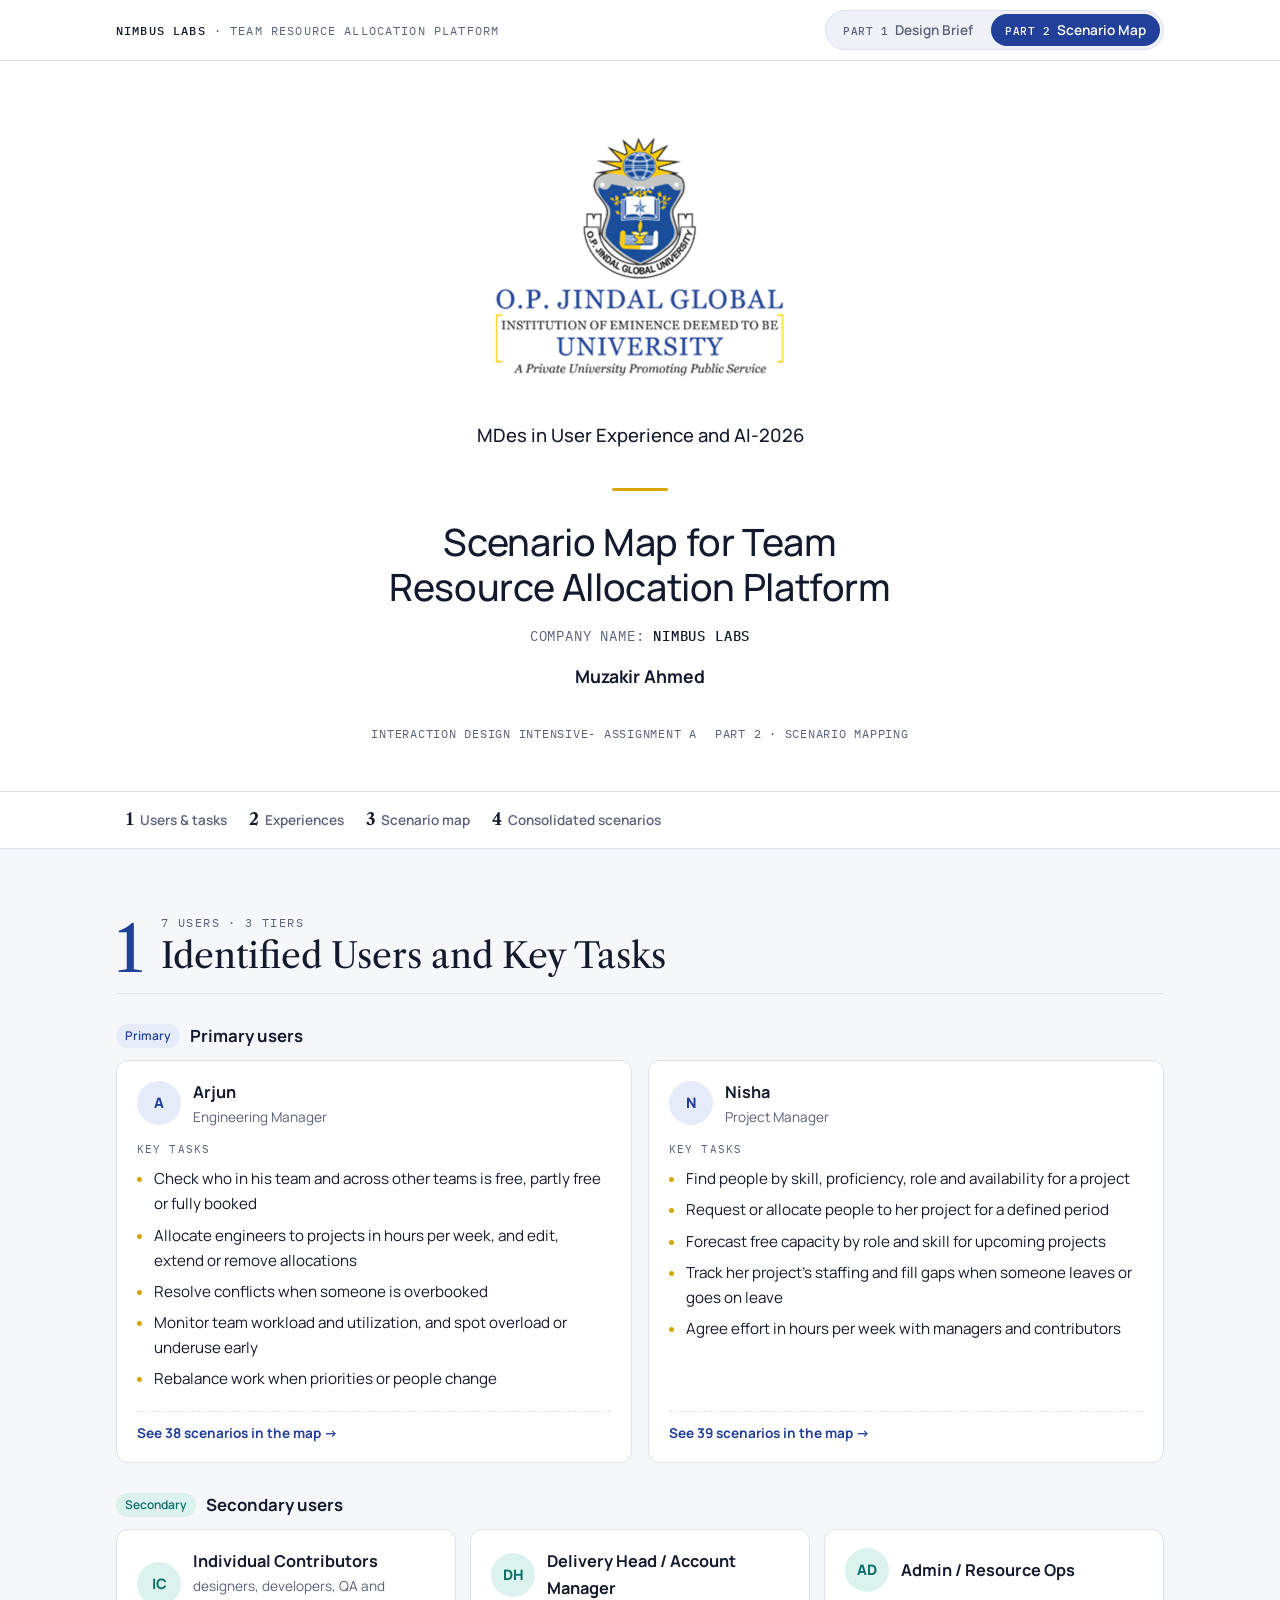
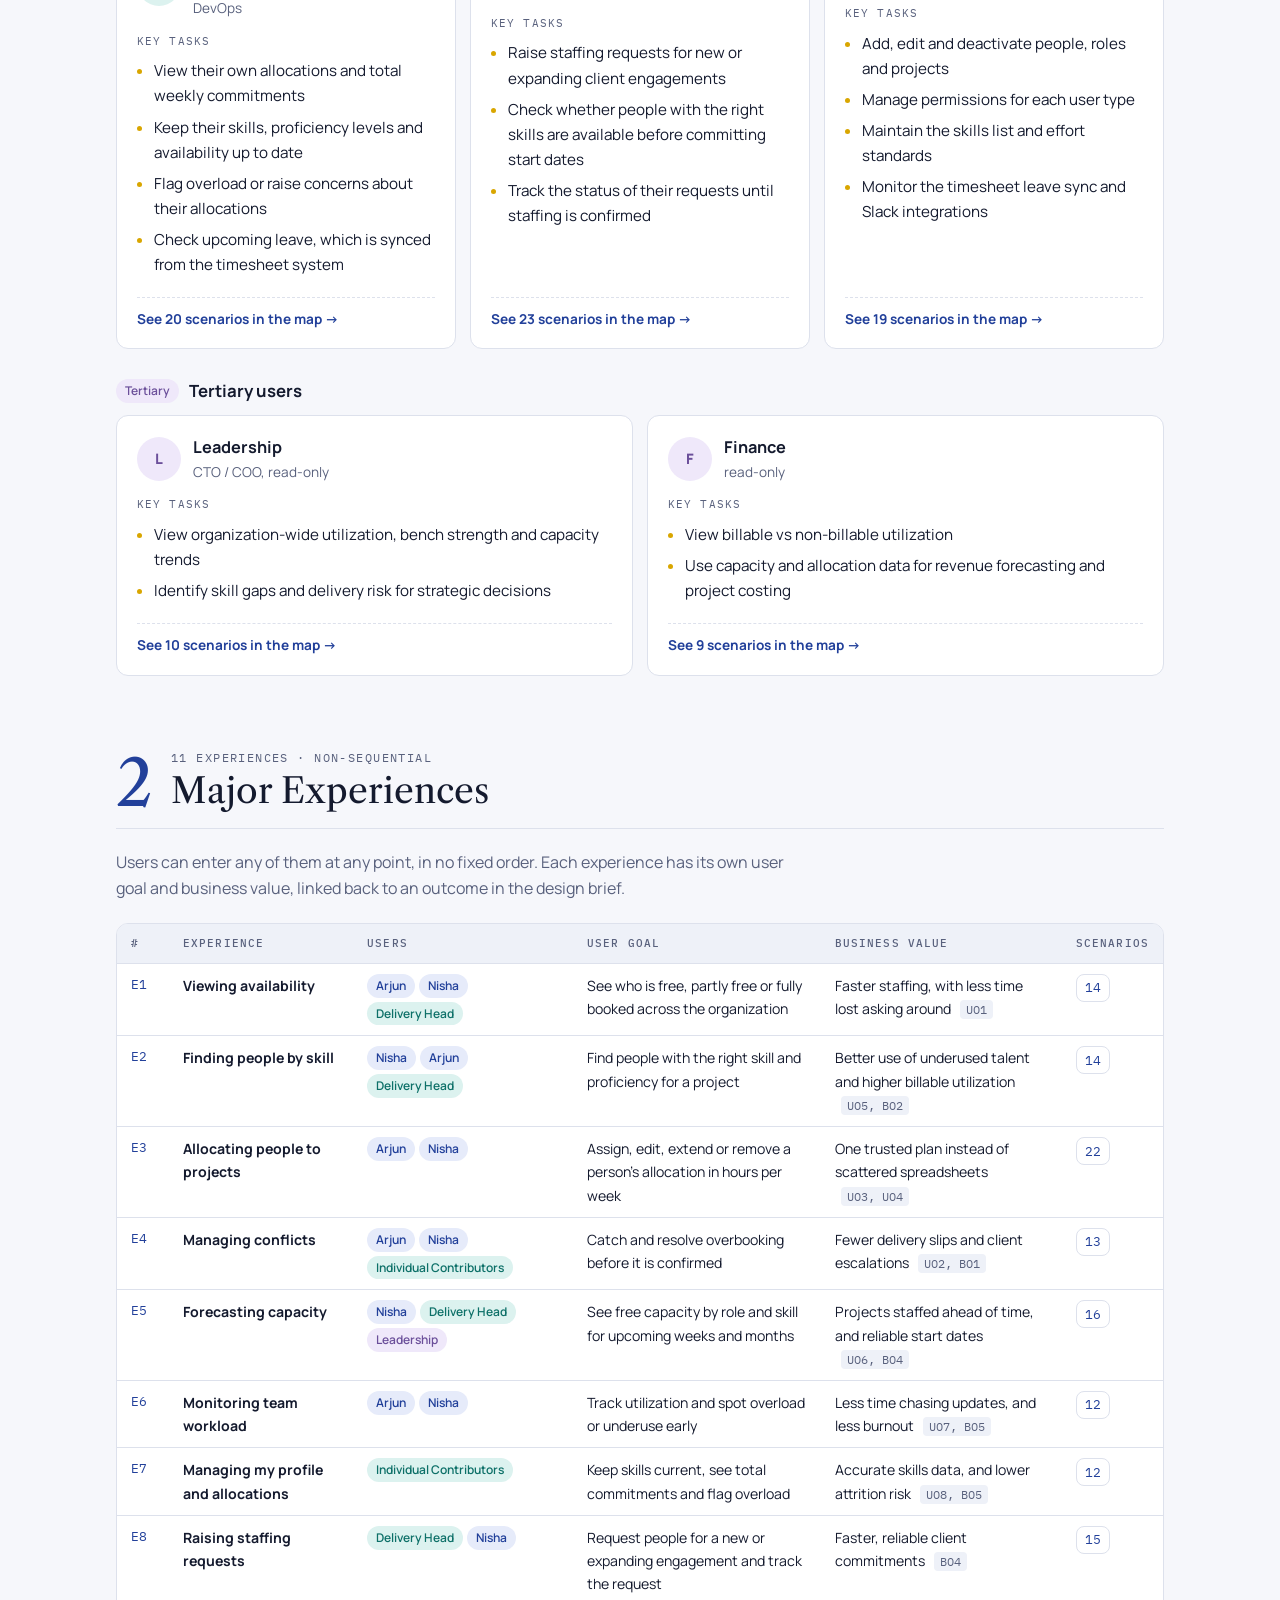
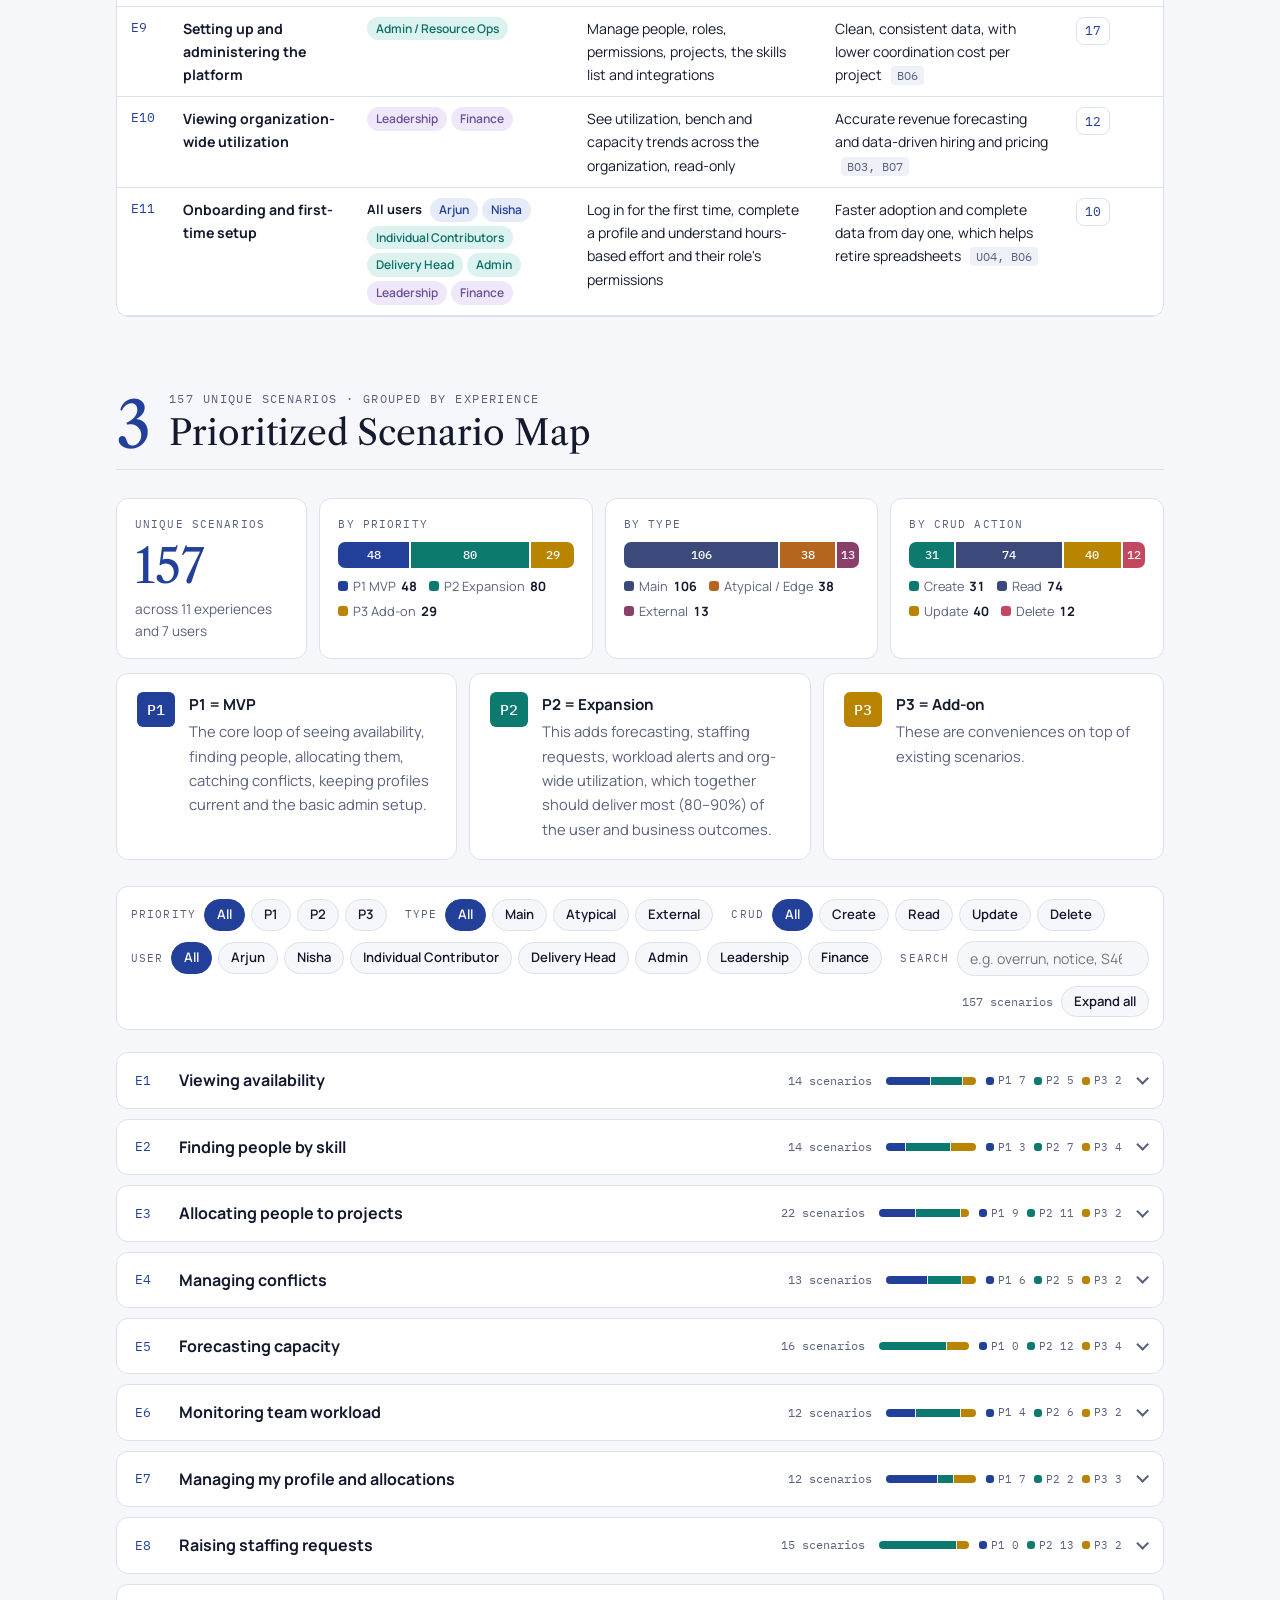
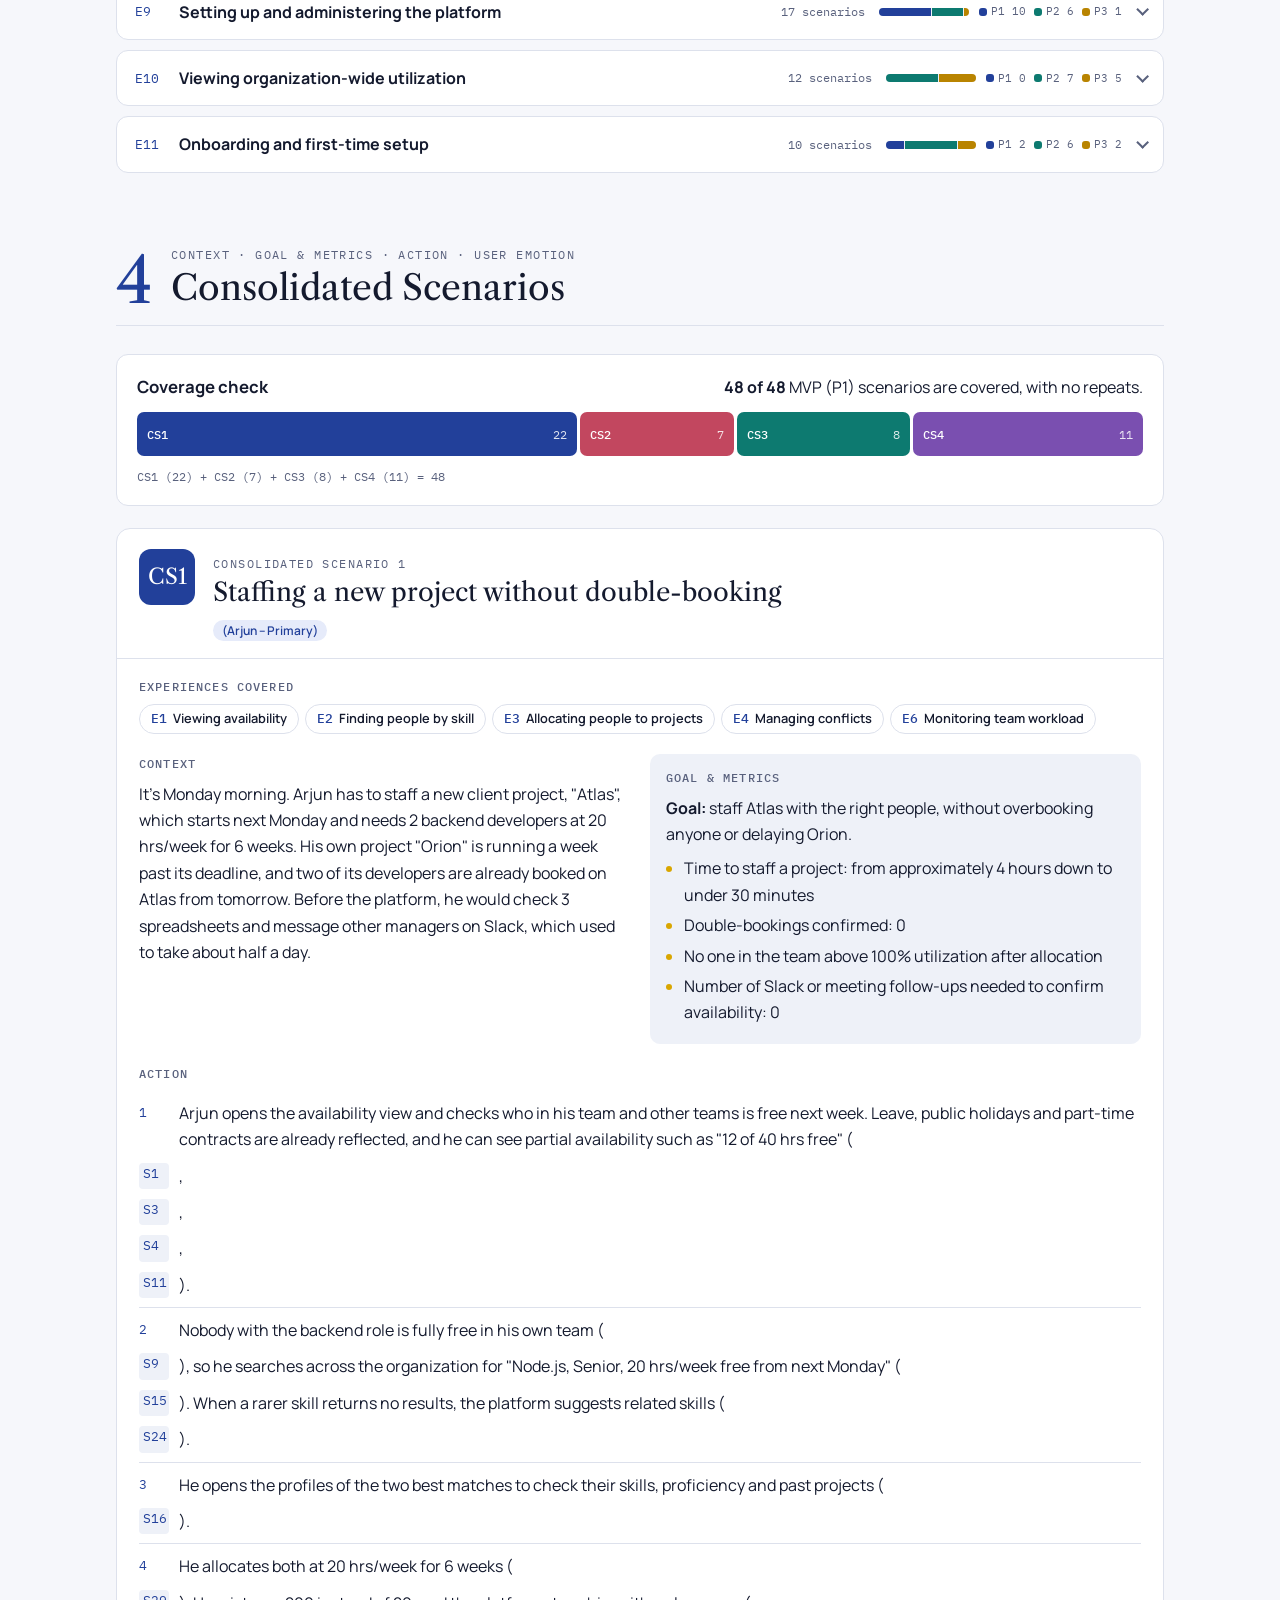
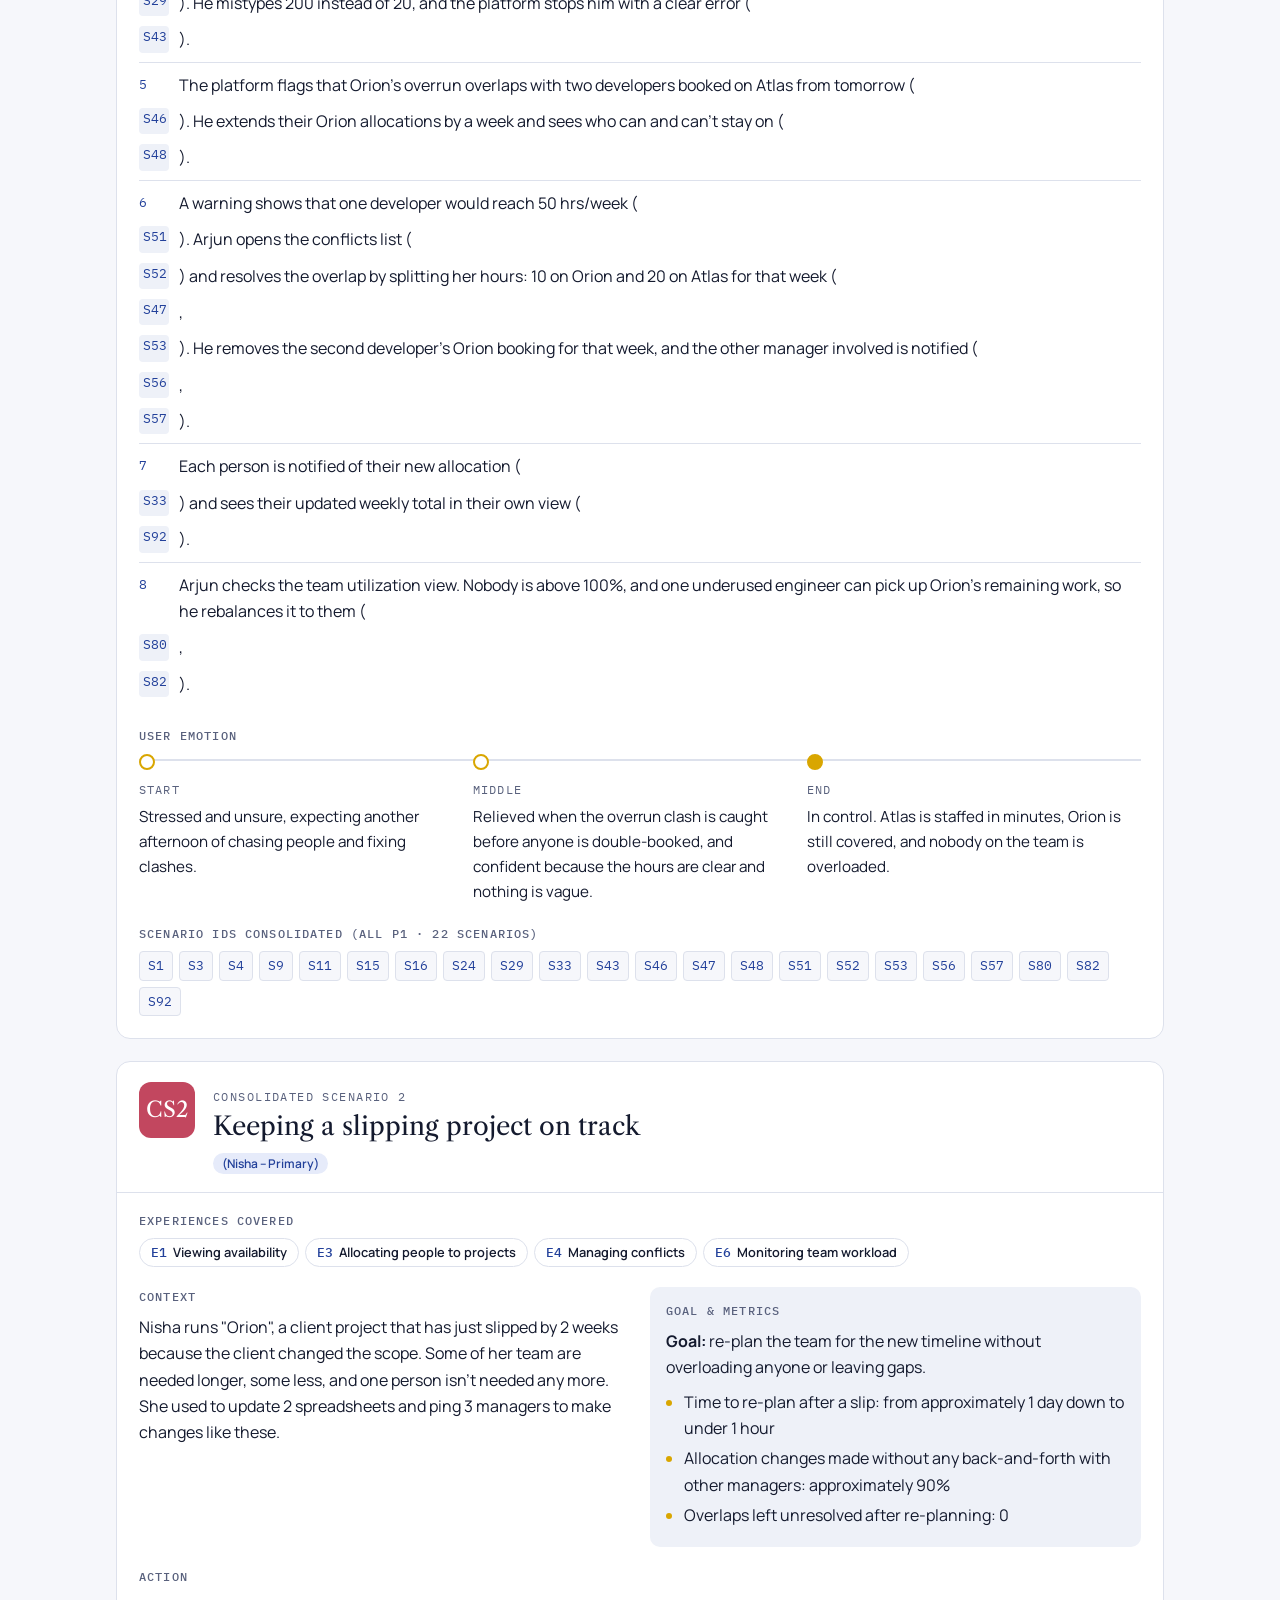
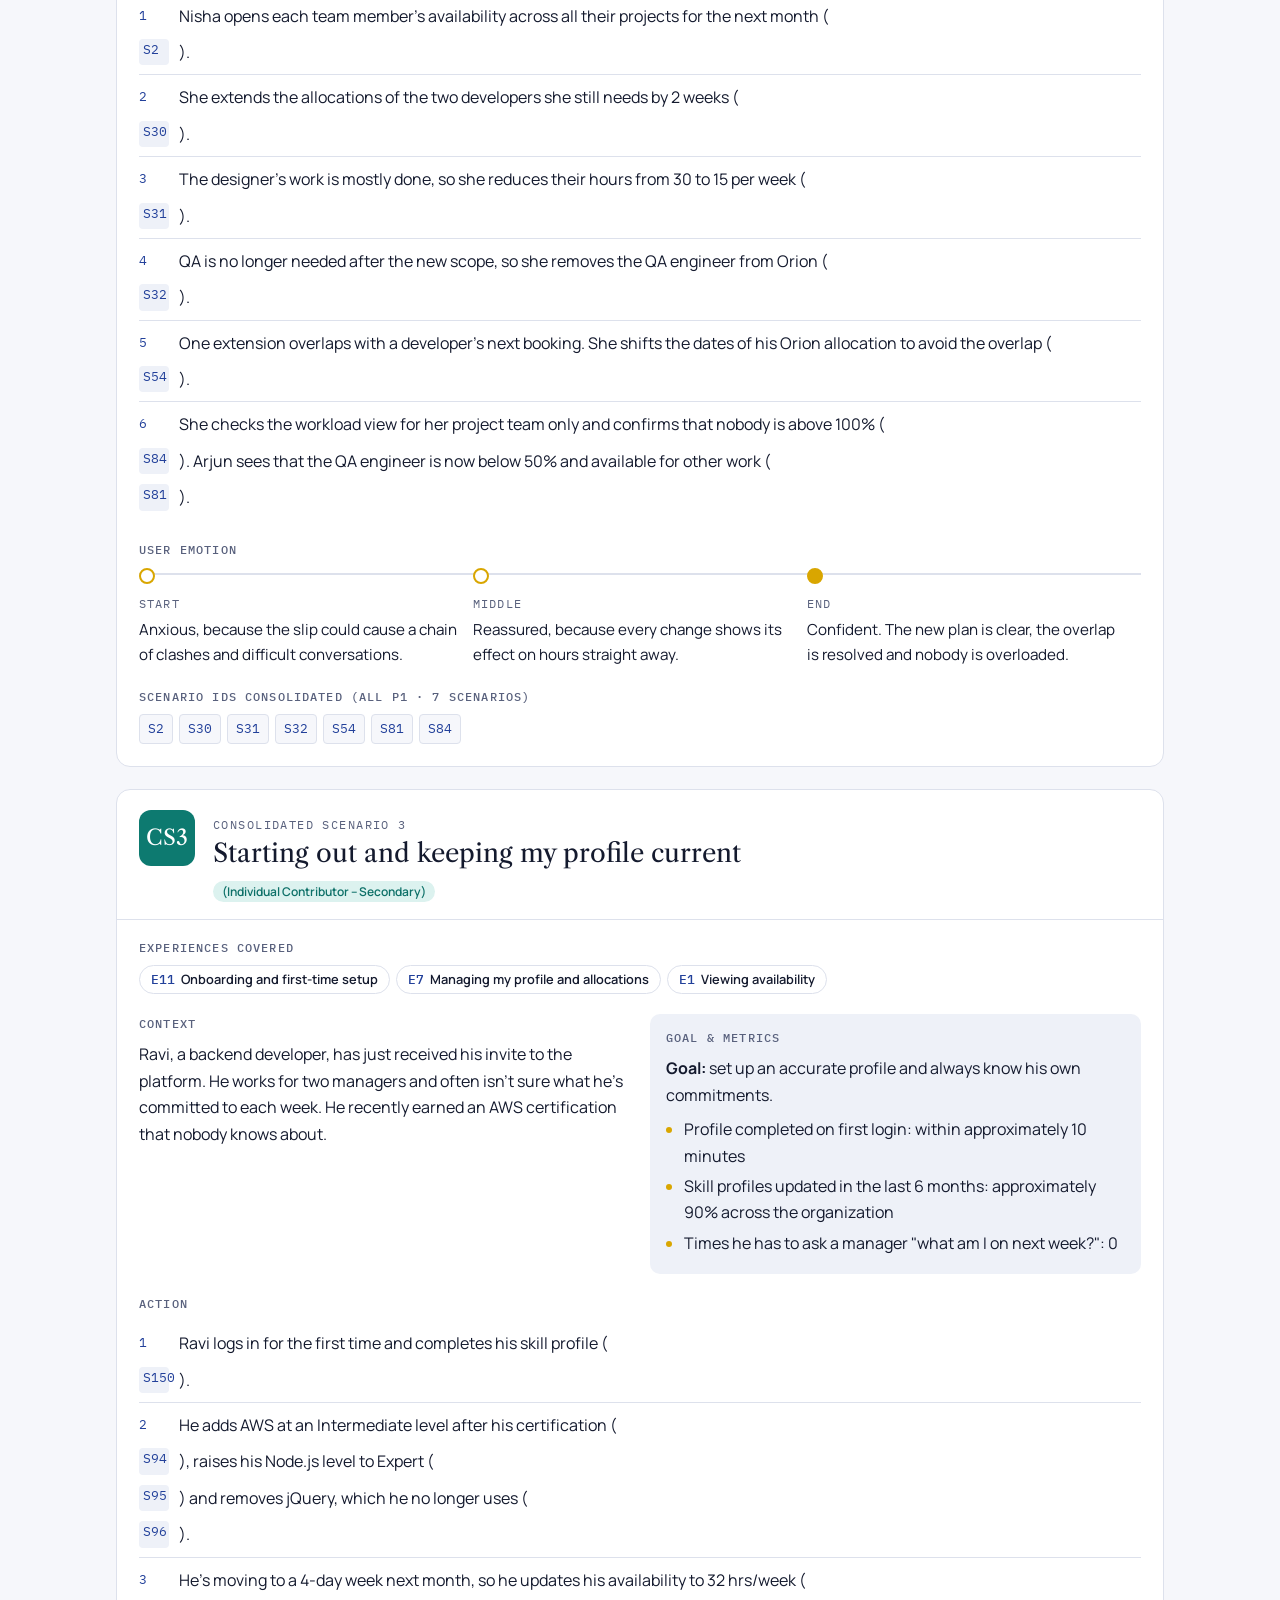
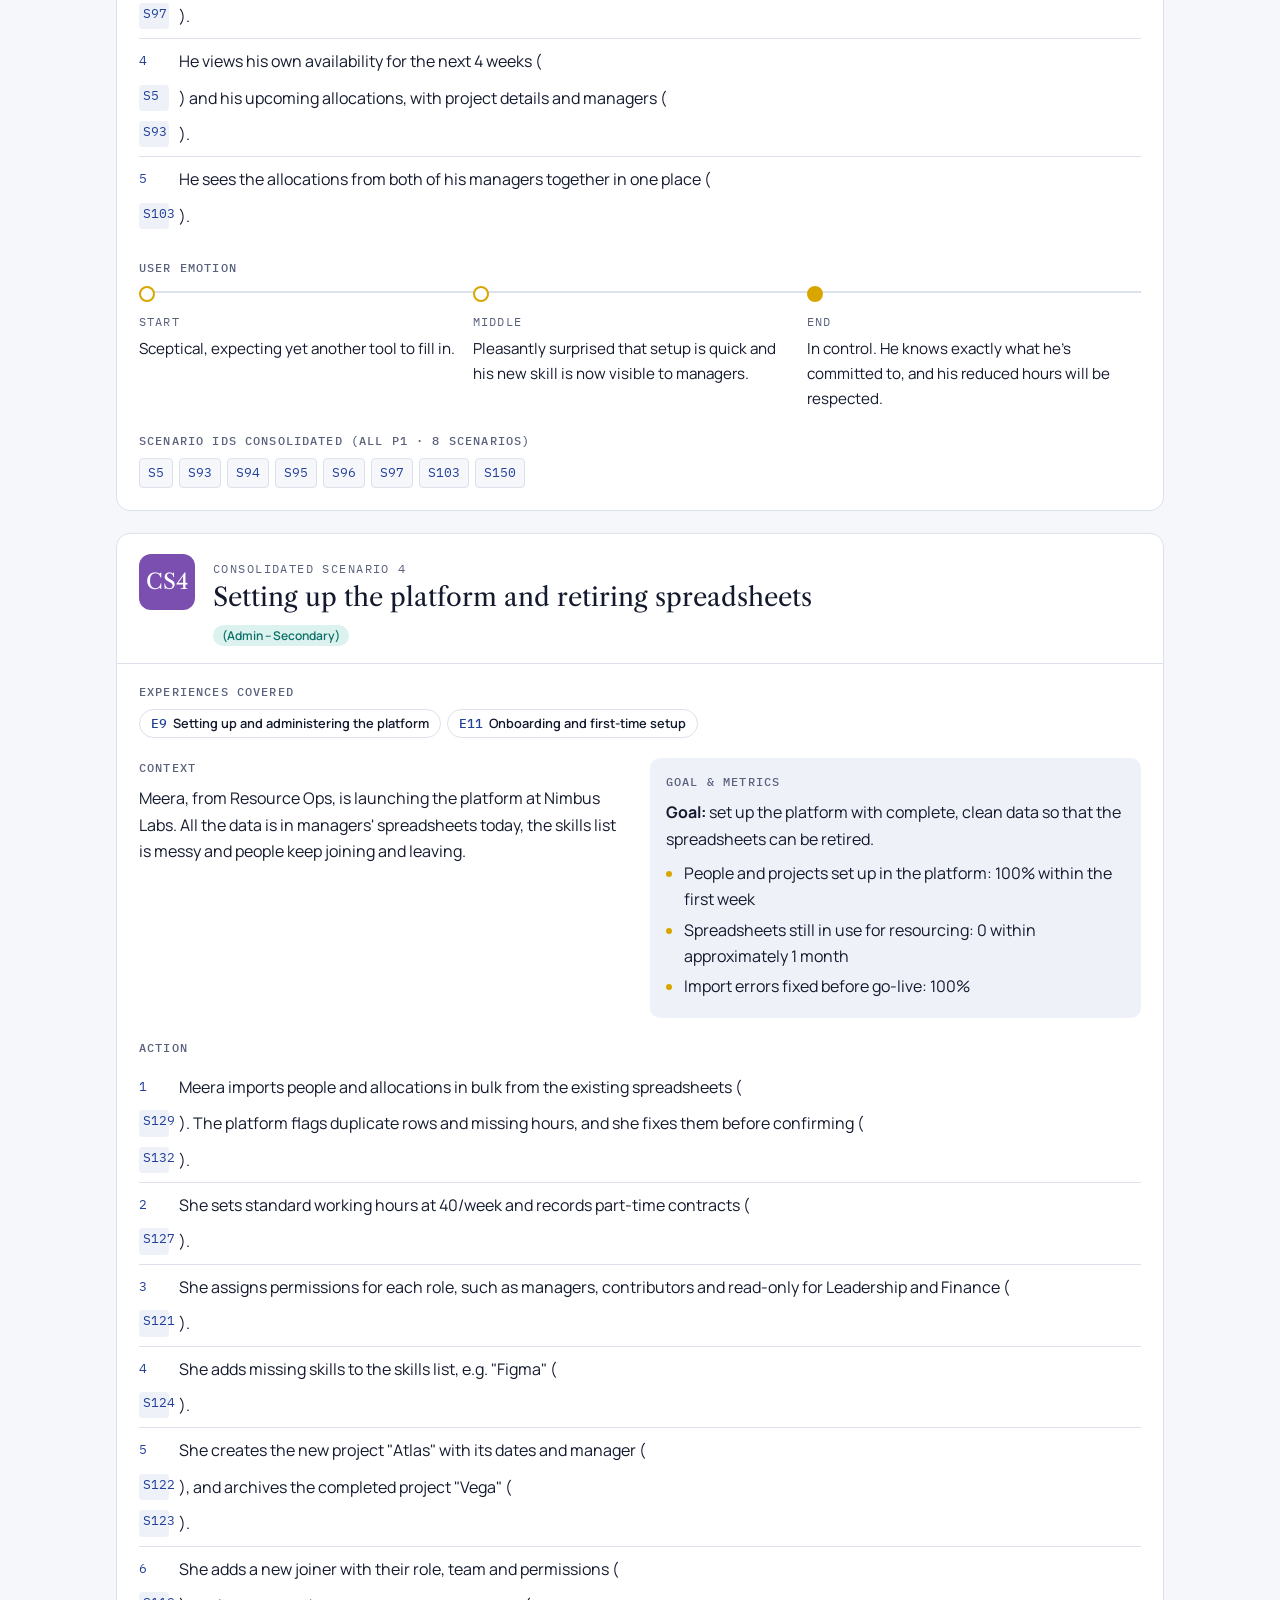
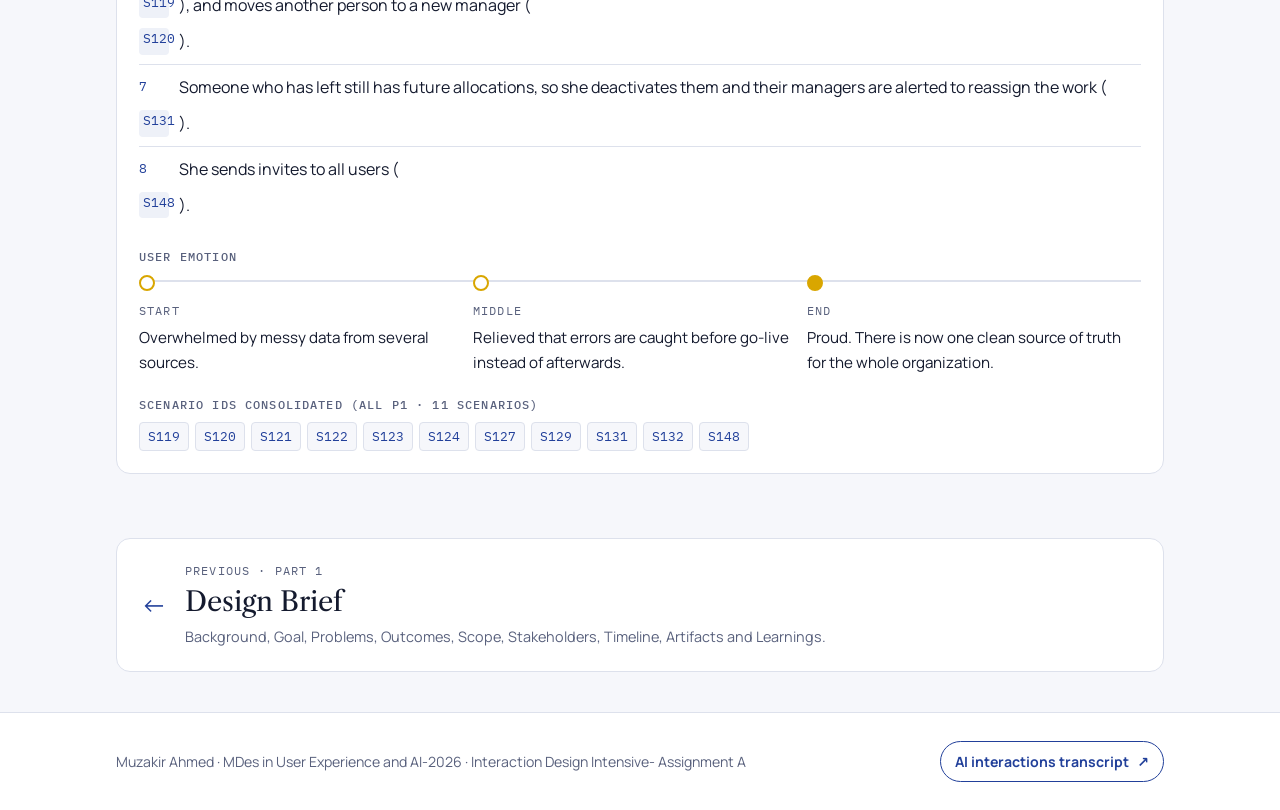
<file: scenario-map/index.html>
<!doctype html>
<html lang="en">
<head>
<meta charset="utf-8">
<meta name="viewport" content="width=device-width, initial-scale=1, viewport-fit=cover">
<title>Nimbus Labs Scenario Map</title>
<meta name="claude:viewport-fit-sides" content="cover">
<link rel="preconnect" href="https://fonts.googleapis.com">
<link rel="preconnect" href="https://fonts.gstatic.com" crossorigin>
<link rel="stylesheet" href="https://fonts.googleapis.com/css2?family=Libre+Caslon+Text:ital,wght@0,400;0,700;1,400&family=Manrope:wght@400;500;600;700;800&family=IBM+Plex+Mono:wght@400;500&display=swap">
<style>
/* Layout: university title page as hero, then a sticky BG POSSTAL rail and a single reading column that widens for card grids */
:root{
  --bg:#f6f7fb; --surface:#ffffff; --ink:#141a2e; --muted:#59617d; --line:#dde1ec; --soft:#eef1f8;
  --accent:#22409a; --accent-ink:#ffffff; --gold:#d9a600; --gold-soft:#fff6d6;
  --t-primary:#22409a; --t-primary-bg:#e6ebfa; --t-secondary:#0d7068; --t-secondary-bg:#dcf2ef; --t-tertiary:#6b4f9a; --t-tertiary-bg:#efe8fa;
  --s-what:#fde7e3; --s-why:#fff1c9; --s-when:#e1ecff; --s-target:#dcf2e4; --s-how:#e9e4fb; --s-label:#3b4260;
  --p1:#22409a; --p2:#0d7a70; --p3:#b98400; --p4:#7a4fb0; --p5:#c2475f;
  --flash:rgba(217,166,0,.35);
  --f-display:"Libre Caslon Text", "Iowan Old Style", Georgia, serif;
  --f-body:"Manrope", "Segoe UI", system-ui, sans-serif;
  --f-mono:"IBM Plex Mono", ui-monospace, Menlo, monospace;
}
@media (prefers-color-scheme: dark){:root:not([data-theme="light"]){
  --bg:#0e1220; --surface:#161b2e; --ink:#e7eaf5; --muted:#9ba3c0; --line:#2a3150; --soft:#1c2238;
  --accent:#93a9ff; --accent-ink:#0e1220; --gold:#f0c23a; --gold-soft:#3a3115;
  --t-primary:#a9baff; --t-primary-bg:#22305e; --t-secondary:#6fd6c9; --t-secondary-bg:#143d3a; --t-tertiary:#c9b3f0; --t-tertiary-bg:#352a50;
  --s-what:#4a2620; --s-why:#47390f; --s-when:#1d3256; --s-target:#173d28; --s-how:#2f2752; --s-label:#d5daea;
  --p1:#7f98ff; --p2:#4cc3b5; --p3:#e3b33a; --p4:#b28ae6; --p5:#ec7f94;
  --flash:rgba(240,194,58,.28); color-scheme:dark}}
:root[data-theme="dark"]{
  --bg:#0e1220; --surface:#161b2e; --ink:#e7eaf5; --muted:#9ba3c0; --line:#2a3150; --soft:#1c2238;
  --accent:#93a9ff; --accent-ink:#0e1220; --gold:#f0c23a; --gold-soft:#3a3115;
  --t-primary:#a9baff; --t-primary-bg:#22305e; --t-secondary:#6fd6c9; --t-secondary-bg:#143d3a; --t-tertiary:#c9b3f0; --t-tertiary-bg:#352a50;
  --s-what:#4a2620; --s-why:#47390f; --s-when:#1d3256; --s-target:#173d28; --s-how:#2f2752; --s-label:#d5daea;
  --p1:#7f98ff; --p2:#4cc3b5; --p3:#e3b33a; --p4:#b28ae6; --p5:#ec7f94;
  --flash:rgba(240,194,58,.28); color-scheme:dark}

*{box-sizing:border-box}
[hidden]{display:none!important}
html{scroll-behavior:smooth;scroll-padding-top:72px}
@media (prefers-reduced-motion: reduce){html{scroll-behavior:auto}*{transition:none!important;animation:none!important}}
body{margin:0;background:var(--bg);color:var(--ink);font-family:var(--f-body);font-size:16px;line-height:1.65;-webkit-font-smoothing:antialiased}
body::before{content:"";position:fixed;inset:0 0 auto;height:env(safe-area-inset-top,0px);z-index:10;background:var(--surface)}
a{color:var(--accent)}
:focus-visible{outline:2px solid var(--gold);outline-offset:2px;border-radius:4px}
.wrap{max-width:1080px;margin:0 auto;padding-left:max(16px,env(safe-area-inset-left,0px));padding-right:max(16px,env(safe-area-inset-right,0px))}
.prose{max-width:68ch}
h1,h2,h3{text-wrap:balance}
strong{font-weight:700}

/* Hero: the assignment title page */
.hero{background:var(--surface);border-bottom:1px solid var(--line)}
.hero .wrap{padding-block:56px 48px;display:flex;flex-direction:column;align-items:center;text-align:center;gap:10px}
.crest{background:#fff;border-radius:14px;padding:14px 18px;width:min(340px,80vw)}
.crest img{display:block;width:100%;height:auto}
.programme{font-size:1.15rem;font-weight:500;color:var(--ink);margin:14px 0 0}
.hero-rule{width:56px;height:3px;background:var(--gold);border-radius:2px;margin:28px 0 18px}
.assignment{font-size:clamp(1.6rem,4.2vw,2.35rem);font-weight:500;letter-spacing:-.01em;line-height:1.2;margin:0}
.author{font-size:1.1rem;font-weight:700;margin:4px 0 0}
.doc-type{margin:22px 0 0;display:flex;flex-wrap:wrap;justify-content:center;gap:8px 18px;font-family:var(--f-mono);font-size:.78rem;letter-spacing:.06em;text-transform:uppercase;color:var(--muted)}

/* Sticky BG POSSTAL rail */
.rail{position:sticky;top:env(safe-area-inset-top,0px);z-index:9;background:color-mix(in srgb,var(--surface) 92%,transparent);backdrop-filter:blur(8px);border-bottom:1px solid var(--line)}
.rail .wrap{display:flex;align-items:center;gap:14px}
.rail nav{display:flex;gap:2px;overflow-x:auto;scrollbar-width:none;padding-block:8px;min-width:0;flex:1}
.rail nav::-webkit-scrollbar{display:none}
.rail a{display:flex;align-items:baseline;gap:6px;padding:6px 10px;border-radius:8px;text-decoration:none;color:var(--muted);font-size:.85rem;font-weight:600;white-space:nowrap}
.rail a b{font-family:var(--f-display);font-size:1.05rem;color:var(--ink);font-weight:700}
.rail a:hover{background:var(--soft)}
.rail a.on{background:var(--accent);color:var(--accent-ink)}
.rail a.on b{color:var(--accent-ink)}
.progress{position:absolute;left:0;bottom:-1px;height:2px;background:var(--gold);width:0}

/* Sections */
section{padding-block:64px 8px}
.sec-head{display:grid;grid-template-columns:auto 1fr;gap:4px 18px;align-items:end;margin-bottom:28px;border-bottom:1px solid var(--line);padding-bottom:16px}
.sec-letter{grid-row:span 2;font-family:var(--f-display);font-size:4rem;line-height:.85;color:var(--accent)}
.eyebrow{font-family:var(--f-mono);font-size:.74rem;letter-spacing:.12em;text-transform:uppercase;color:var(--muted)}
h2{font-family:var(--f-display);font-weight:400;font-size:clamp(1.7rem,3.4vw,2.2rem);line-height:1.15;margin:0}
h3{font-size:1.05rem;font-weight:700;margin:32px 0 10px}
h4{font-size:.95rem;font-weight:700;margin:0 0 4px}
p{margin:0 0 14px}
ul.list{margin:0 0 14px;padding-left:1.15em}
ul.list li{margin-bottom:6px}
ul.list li::marker{color:var(--gold)}

.grid2{display:grid;grid-template-columns:repeat(auto-fit,minmax(min(100%,300px),1fr));gap:16px}
.grid3{display:grid;grid-template-columns:repeat(auto-fit,minmax(min(100%,240px),1fr));gap:14px}
.grid2>*,.grid3>*{min-width:0}
.panel{background:var(--surface);border:1px solid var(--line);border-radius:12px;padding:18px 20px}
.panel p:last-child,.panel ul:last-child{margin-bottom:0}

.tierhead{display:flex;align-items:center;gap:10px;margin:28px 0 10px}
.tierhead h3{margin:0}

/* Site bar: switches between Part 1 and Part 2, sits above the hero on every page */
.sitebar{background:var(--surface);border-bottom:1px solid var(--line)}
.sitebar .wrap{display:flex;align-items:center;justify-content:space-between;flex-wrap:wrap;gap:8px 18px;padding-block:10px}
.site-name{font-family:var(--f-mono);font-size:.72rem;letter-spacing:.1em;text-transform:uppercase;color:var(--muted)}
.site-name b{color:var(--ink);font-weight:500}
.parts{display:flex;gap:4px;padding:3px;background:var(--soft);border:1px solid var(--line);border-radius:999px}
.parts a{display:flex;align-items:baseline;gap:6px;padding:5px 14px;border-radius:999px;text-decoration:none;color:var(--muted);font-size:.85rem;font-weight:600;white-space:nowrap}
.parts a small{font-family:var(--f-mono);font-size:.68rem;font-weight:500;letter-spacing:.06em;text-transform:uppercase}
.parts a:hover{color:var(--ink)}
.parts a[aria-current="page"]{background:var(--accent);color:var(--accent-ink)}
@media (max-width:520px){.site-name{display:none}.sitebar .wrap{justify-content:center}.parts a{padding:5px 10px}}

/* Pager: next / previous part, before the footer */
.pager{display:grid;padding-top:56px}
.pager a{display:grid;grid-template-columns:1fr auto;align-items:center;gap:6px 18px;padding:22px 24px;background:var(--surface);border:1px solid var(--line);border-radius:14px;text-decoration:none;color:var(--ink)}
.pager a:hover{border-color:var(--accent)}
.pager .dir{font-family:var(--f-mono);font-size:.72rem;letter-spacing:.1em;text-transform:uppercase;color:var(--muted)}
.pager .ttl{font-family:var(--f-display);font-size:clamp(1.3rem,3vw,1.7rem);line-height:1.2;grid-column:1}
.pager .sub{font-size:.9rem;color:var(--muted);grid-column:1}
.pager .arr{grid-column:2;grid-row:1/span 3;font-size:1.6rem;color:var(--accent)}
.pager a.prev{grid-template-columns:auto 1fr}
.pager a.prev .arr{grid-column:1}
.pager a.prev .dir,.pager a.prev .ttl,.pager a.prev .sub{grid-column:2}

/* Toolbar and filter buttons */
.toolbar{display:flex;flex-wrap:wrap;gap:10px 18px;align-items:center;background:var(--surface);border:1px solid var(--line);border-radius:12px;padding:12px 14px;margin-bottom:22px}
.tgroup{display:flex;flex-wrap:wrap;gap:6px;align-items:center}
.tlabel{font-family:var(--f-mono);font-size:.7rem;letter-spacing:.1em;text-transform:uppercase;color:var(--muted);margin-right:2px}
.fbtn{font:inherit;font-size:.82rem;font-weight:600;border:1px solid var(--line);background:var(--bg);color:var(--ink);border-radius:999px;padding:4px 12px;cursor:pointer}
.fbtn:hover{border-color:var(--accent)}
.fbtn[aria-pressed="true"]{background:var(--accent);border-color:var(--accent);color:var(--accent-ink)}
.toolbar .end{margin-left:auto;display:flex;gap:8px;align-items:center;flex-wrap:wrap}
.switch{display:flex;align-items:center;gap:8px;font-size:.85rem;font-weight:600;cursor:pointer}
.switch input{accent-color:var(--accent);width:16px;height:16px}
.count{font-family:var(--f-mono);font-size:.75rem;color:var(--muted)}

.chips{display:flex;flex-wrap:wrap;gap:6px;margin-bottom:10px}
.chip{font-size:.75rem;font-weight:600;padding:2px 9px;border-radius:999px;white-space:nowrap}
.tier-primary{background:var(--t-primary-bg);color:var(--t-primary)}
.tier-secondary{background:var(--t-secondary-bg);color:var(--t-secondary)}
.tier-tertiary{background:var(--t-tertiary-bg);color:var(--t-tertiary)}

/* Tables */
.tablewrap{overflow-x:auto;background:var(--surface);border:1px solid var(--line);border-radius:12px}
table{border-collapse:collapse;width:100%;min-width:820px;font-size:.88rem}
th,td{text-align:left;vertical-align:top;padding:10px 14px;border-bottom:1px solid var(--line)}
th{font-family:var(--f-mono);font-size:.7rem;letter-spacing:.1em;text-transform:uppercase;color:var(--muted);font-weight:500;background:var(--soft)}
tr.first td{border-top:2px solid var(--line)}

/* Footer */
footer{margin-top:40px;border-top:1px solid var(--line);background:var(--surface)}
footer .wrap{padding-block:28px calc(28px + env(safe-area-inset-bottom,0px));display:flex;flex-wrap:wrap;gap:12px 28px;justify-content:space-between;align-items:center;font-size:.88rem;color:var(--muted)}
.ai-link{display:inline-flex;align-items:center;gap:8px;font-weight:700;text-decoration:none;border:1px solid var(--accent);padding:8px 14px;border-radius:999px}
.ai-link:hover{background:var(--accent);color:var(--accent-ink)}

@media print{.sitebar,.pager{display:none!important}}

/* Scenario map additions: same tokens as the design brief, numbered rail for the 4 sections */
:root{
  --pr1:var(--p1); --pr2:var(--p2); --pr3:var(--p3);
  --ty1:#3b4a7a; --ty2:#b5651d; --ty3:#8a3f6b;
  --cs1:var(--p1); --cs2:var(--p5); --cs3:var(--p2); --cs4:var(--p4); --on-fill:#ffffff;
}
@media (prefers-color-scheme: dark){:root:not([data-theme="light"]){--ty1:#9fb0e6; --ty2:#f0a35e; --ty3:#e48fc0; --on-fill:#0e1220}}
:root[data-theme="dark"]{--ty1:#9fb0e6; --ty2:#f0a35e; --ty3:#e48fc0; --on-fill:#0e1220}

.company{margin:6px 0 0;font-family:var(--f-mono);font-size:.85rem;letter-spacing:.06em;text-transform:uppercase;color:var(--muted)}
.company b{color:var(--ink);font-weight:500}
.hero .assignment{max-width:22ch}
.lede{color:var(--muted);margin:-8px 0 22px}
.muted{color:var(--muted);font-weight:500}

/* 1. Users */
.ucard{display:flex;flex-direction:column;gap:8px}
.ucard header{display:flex;align-items:center;gap:12px}
.ucard h4{margin:0;font-size:1.02rem}
.urole{display:block;font-size:.85rem;color:var(--muted)}
.avatar{width:44px;height:44px;border-radius:50%;display:grid;place-items:center;font-weight:800;flex:none;font-size:.9rem}
.av-primary{background:var(--t-primary-bg);color:var(--t-primary)}
.av-secondary{background:var(--t-secondary-bg);color:var(--t-secondary)}
.av-tertiary{background:var(--t-tertiary-bg);color:var(--t-tertiary)}
.ucard .tlabel{margin:4px 0 0}
.ucard ul.list{margin-bottom:6px;font-size:.95rem}
.ujump{all:unset;cursor:pointer;margin-top:auto;padding-top:10px;border-top:1px dashed var(--line);font-size:.85rem;font-weight:700;color:var(--accent)}
.ujump:hover{text-decoration:underline}
.ujump:focus-visible{outline:2px solid var(--gold)}

/* tables shared */
.sid{font-family:var(--f-mono);font-size:.8rem;color:var(--accent);white-space:nowrap;font-variant-numeric:tabular-nums}
.uchips{display:flex;flex-wrap:wrap;gap:4px}
.allu{font-weight:700;font-size:.8rem;margin-right:4px;align-self:center}
.oref{display:inline-block;margin-left:6px;font-family:var(--f-mono);font-size:.72rem;color:var(--muted);background:var(--soft);padding:0 6px;border-radius:4px;white-space:nowrap}
.xn{min-width:170px}
.xjump{display:inline-grid;place-items:center;min-width:34px;height:28px;padding:0 8px;border-radius:8px;border:1px solid var(--line);font-family:var(--f-mono);font-size:.8rem;text-decoration:none;font-variant-numeric:tabular-nums}
.xjump:hover{border-color:var(--accent);background:var(--soft)}
.exptable td:nth-child(4),.exptable td:nth-child(5){min-width:200px}

/* 3. Summary */
.stats{display:grid;grid-template-columns:minmax(0,.7fr) repeat(3,minmax(0,1fr));gap:12px;margin-bottom:14px}
@media (max-width:900px){.stats{grid-template-columns:repeat(2,minmax(0,1fr))}}
@media (max-width:520px){.stats{grid-template-columns:1fr}}
.stat{display:flex;flex-direction:column;gap:8px;padding:16px 18px}
.stat .num{font-family:var(--f-display);font-size:3rem;line-height:1;color:var(--accent)}
.stat .sub{font-size:.85rem;color:var(--muted)}
.sbar{display:flex;height:26px;border-radius:7px;overflow:hidden;gap:2px}
.seg2{display:flex;align-items:center;justify-content:center;min-width:22px;color:var(--on-fill);font-family:var(--f-mono);font-size:.72rem}
.seg2 b{font-weight:500}
.sleg{display:flex;flex-wrap:wrap;gap:4px 12px;font-size:.8rem;color:var(--muted)}
.sleg span{display:inline-flex;align-items:center;gap:5px}
.sleg b{color:var(--ink);font-variant-numeric:tabular-nums}
.d{width:10px;height:10px;border-radius:3px;display:inline-block;flex:none}
.p1{background:var(--pr1)}.p2{background:var(--pr2)}.p3{background:var(--pr3)}
.t1{background:var(--ty1)}.t2{background:var(--ty2)}.t3{background:var(--ty3)}
.k1{background:var(--p2)}.k2{background:var(--ty1)}.k3{background:var(--p3)}.k4{background:var(--p5)}

.pdefs{display:grid;grid-template-columns:repeat(auto-fit,minmax(min(100%,280px),1fr));gap:12px;margin-bottom:26px}
.pdef{display:grid;grid-template-columns:auto 1fr;gap:14px;align-items:start}
.pdef>*{min-width:0}
.pdef h4{margin:0 0 2px}
.pdef p{margin:0;font-size:.92rem;color:var(--muted)}
.pri{display:inline-block;font-family:var(--f-mono);font-size:.74rem;font-weight:500;padding:2px 8px;border-radius:6px;color:var(--on-fill);line-height:1.5}
.pri.p1{background:var(--pr1)}.pri.p2{background:var(--pr2)}.pri.p3{background:var(--pr3)}
.pdef .pri{font-size:.95rem;padding:6px 10px}

/* filters */
.toolbar{position:relative}
.grow1{flex:1 1 220px}
#q{font:inherit;font-size:.88rem;flex:1;min-width:0;padding:5px 12px;border:1px solid var(--line);border-radius:999px;background:var(--bg);color:var(--ink)}
#q:focus{outline:2px solid var(--gold);outline-offset:1px}

/* experience groups */
.groups{display:grid;gap:10px}
.xgroup{background:var(--surface);border:1px solid var(--line);border-radius:12px;min-width:0}
.xgroup summary{list-style:none;display:flex;align-items:center;flex-wrap:wrap;gap:8px 14px;padding:14px 18px;cursor:pointer}
.xgroup summary::-webkit-details-marker{display:none}
.xgroup summary:hover{background:var(--soft);border-radius:12px}
.xgroup[open] summary{border-bottom:1px solid var(--line);border-radius:12px 12px 0 0}
.eid{font-family:var(--f-mono);font-size:.8rem;color:var(--accent);min-width:30px}
.xname{font-weight:700;flex:1 1 220px}
.xcount{font-family:var(--f-mono);font-size:.75rem;color:var(--muted);font-variant-numeric:tabular-nums}
.mini{display:flex;align-items:center;gap:10px}
.mbar{display:flex;width:90px;height:8px;border-radius:4px;overflow:hidden;gap:1px;background:var(--soft)}
.mnums{display:flex;gap:8px;font-family:var(--f-mono);font-size:.7rem;color:var(--muted);font-variant-numeric:tabular-nums}
.mnums span{display:inline-flex;align-items:center;gap:4px}
.mnums .d{width:8px;height:8px}
.chev{width:9px;height:9px;border-right:2px solid var(--muted);border-bottom:2px solid var(--muted);transform:rotate(45deg) translateY(-3px);transition:transform .2s;flex:none}
.xgroup[open] .chev{transform:rotate(-135deg)}
@media (max-width:620px){.mini{order:5;width:100%}}
.tablewrap.inner{border:0;border-radius:0 0 12px 12px}
.smap{min-width:860px}
.smap th:nth-child(3){width:44%}
.smap td{vertical-align:middle}
.smap tr:last-child td{border-bottom:0}
.ucell{min-width:120px}
.ucell .chip{white-space:normal}
.stext{line-height:1.45}
.ttag{font-size:.75rem;font-weight:700;white-space:nowrap}
.t-main{color:var(--ty1)}.t-atypical{color:var(--ty2)}.t-external{color:var(--ty3)}
.ttag::before{content:"";display:inline-block;width:7px;height:7px;border-radius:50%;background:currentColor;margin-right:6px;vertical-align:1px}
.crud{display:inline-grid;place-items:center;width:22px;height:22px;border-radius:6px;font-family:var(--f-mono);font-size:.75rem;font-weight:500;background:var(--soft);color:var(--ink);margin-right:6px}
.crudw{font-size:.8rem;color:var(--muted)}
.pcell,.ccell,.catcell{white-space:nowrap}
.cstag{margin-left:6px;font-family:var(--f-mono);font-size:.7rem;text-decoration:none;color:var(--muted);border:1px dashed var(--line);padding:1px 6px;border-radius:5px}
.cstag:hover{color:var(--accent);border-color:var(--accent)}
tr.flash td{background:var(--gold-soft);transition:background .3s}
.noresult{display:none;color:var(--muted);font-size:.92rem;padding:14px 4px}

/* 4. Consolidated scenarios */
.coverage{margin-bottom:22px}
.covhead{display:flex;flex-wrap:wrap;justify-content:space-between;align-items:baseline;gap:6px 16px;margin-bottom:12px}
.covhead h3{margin:0}
.covhead p{margin:0}
.covbar{display:flex;gap:3px;height:44px}
.cseg{display:flex;align-items:center;justify-content:space-between;gap:6px;padding:0 10px;border-radius:7px;color:var(--on-fill);text-decoration:none;min-width:0;overflow:hidden;font-family:var(--f-mono);font-size:.78rem}
.cseg b{font-weight:500}
.cseg span{opacity:.85}
.cseg:hover{filter:brightness(1.08)}
.cs1 .csnum,.cseg.cs1{background:var(--cs1)}.cs2 .csnum,.cseg.cs2{background:var(--cs2)}.cs3 .csnum,.cseg.cs3{background:var(--cs3)}.cs4 .csnum,.cseg.cs4{background:var(--cs4)}
.covsum{margin:10px 0 0;font-family:var(--f-mono);font-size:.78rem;color:var(--muted)}

.cslist{display:grid;gap:22px}
.cscard{background:var(--surface);border:1px solid var(--line);border-radius:14px;overflow:hidden;scroll-margin-top:72px}
.cshead{display:flex;gap:18px;align-items:flex-start;padding:20px 22px 16px;border-bottom:1px solid var(--line)}
.csnum{flex:none;width:56px;height:56px;border-radius:12px;display:grid;place-items:center;color:var(--on-fill);font-family:var(--f-display);font-size:1.35rem}
.cstitle{min-width:0}
.cstitle h3{font-family:var(--f-display);font-weight:400;font-size:clamp(1.25rem,2.6vw,1.6rem);line-height:1.2;margin:2px 0 8px}
.csbody{padding:18px 22px 22px;display:grid;gap:20px}
.cols{display:grid;grid-template-columns:repeat(auto-fit,minmax(min(100%,320px),1fr));gap:20px}
.cols>*{min-width:0}
.bk{font-family:var(--f-mono);font-size:.72rem;letter-spacing:.1em;text-transform:uppercase;color:var(--muted);font-weight:500;margin:0 0 8px}
.block p{margin:0 0 8px}
.goal{background:var(--soft);border-radius:10px;padding:14px 16px}
.metrics{margin:0;padding-left:1.1em}
.metrics li{margin-bottom:4px}
.metrics li::marker{color:var(--gold)}
.xtags{display:flex;flex-wrap:wrap;gap:6px}
.xtag{font-size:.8rem;font-weight:600;text-decoration:none;color:var(--ink);border:1px solid var(--line);border-radius:999px;padding:3px 11px}
.xtag b{font-family:var(--f-mono);font-weight:500;color:var(--accent);margin-right:3px}
.xtag:hover{border-color:var(--accent)}
.steps{margin:0;padding:0;list-style:none;counter-reset:st;display:grid;gap:0}
.steps li{counter-increment:st;display:grid;grid-template-columns:30px 1fr;gap:10px;padding:9px 0;border-top:1px solid var(--line)}
.steps li:first-child{border-top:0}
.steps li::before{content:counter(st);font-family:var(--f-mono);font-size:.8rem;color:var(--accent);padding-top:2px}
.sref{font-family:var(--f-mono);font-size:.82em;text-decoration:none;background:var(--soft);padding:0 4px;border-radius:4px;white-space:nowrap}
.sref:hover{background:var(--accent);color:var(--accent-ink)}
.emotion{list-style:none;margin:0;padding:0;display:grid;grid-template-columns:repeat(3,minmax(0,1fr));gap:0;position:relative}
.emotion li{position:relative;padding:22px 14px 0 0}
.emotion li::before{content:"";position:absolute;top:6px;left:0;right:0;height:2px;background:var(--line)}
.emotion li::after{content:"";position:absolute;top:1px;left:0;width:12px;height:12px;border-radius:50%;background:var(--surface);border:2px solid var(--gold)}
.emotion li:last-child::after{background:var(--gold)}
.estage{font-family:var(--f-mono);font-size:.72rem;letter-spacing:.1em;text-transform:uppercase;color:var(--muted)}
.emotion p{margin:2px 0 0;font-size:.95rem}
@media (max-width:620px){.emotion{grid-template-columns:1fr}.emotion li{padding:0 0 12px 24px}.emotion li::before{top:0;bottom:0;left:5px;right:auto;width:2px;height:auto}.emotion li::after{top:4px}}
.ids{display:flex;flex-wrap:wrap;gap:6px}
.chipid{padding:3px 8px;border:1px solid var(--line);background:var(--bg)}
@media (max-width:560px){.cshead{gap:12px;padding:16px}.csnum{width:44px;height:44px;font-size:1.1rem}.csbody{padding:16px}}

@media print{
  .rail,.toolbar,.ujump{display:none!important}
  body{background:#fff;color:#000;font-size:11pt}
  section{padding-block:24px 0}
  .tablewrap{overflow:visible}table{min-width:0}
  .cscard,.panel{break-inside:avoid}
  *{-webkit-print-color-adjust:exact;print-color-adjust:exact}
}
</style>
</head>
<body>
<div class="sitebar"><div class="wrap"><span class="site-name"><b>Nimbus Labs</b> · Team Resource Allocation Platform</span><nav class="parts" aria-label="Assignment parts"><a href="../"><small>Part 1</small>Design Brief</a><a href="../scenario-map/" aria-current="page"><small>Part 2</small>Scenario Map</a></nav></div></div>
<header class="hero" id="top">
  <div class="wrap">
    <div class="crest"><img src="[data-uri]" alt="O.P. Jindal Global University, Institution of Eminence Deemed to be University: A Private University Promoting Public Service" width="480" height="395"></div>
    <p class="programme">MDes in User Experience and AI-2026</p>
    <div class="hero-rule" aria-hidden="true"></div>
    <h1 class="assignment">Scenario Map for Team Resource Allocation Platform</h1>
    <p class="company">Company Name: <b>Nimbus Labs</b></p>
    <p class="author">Muzakir Ahmed</p>
    <div class="doc-type"><span>Interaction Design Intensive- Assignment A</span><span>Part 2 · Scenario Mapping</span></div>
  </div>
</header>

<div class="rail">
  <div class="wrap">
    <nav aria-label="Scenario map sections">
      <a href="#users"><b>1</b>Users &amp; tasks</a>
      <a href="#experiences"><b>2</b>Experiences</a>
      <a href="#map"><b>3</b>Scenario map</a>
      <a href="#consolidated"><b>4</b>Consolidated scenarios</a>
    </nav>
  </div>
  <div class="progress" id="progress"></div>
</div>

<main>
<section id="users"><div class="wrap">
  <div class="sec-head"><span class="sec-letter">1</span><span class="eyebrow">7 users · 3 tiers</span><h2>Identified Users and Key Tasks</h2></div>
<div class="tierhead"><span class="chip tier-primary">Primary</span><h3>Primary users</h3></div>
<div class="grid2"><article class="panel ucard">
  <header><span class="avatar av-primary" aria-hidden="true">A</span><div><h4>Arjun</h4><span class="urole">Engineering Manager</span></div></header>
  <p class="tlabel">Key tasks</p>
  <ul class="list"><li>Check who in his team and across other teams is free, partly free or fully booked</li><li>Allocate engineers to projects in hours per week, and edit, extend or remove allocations</li><li>Resolve conflicts when someone is overbooked</li><li>Monitor team workload and utilization, and spot overload or underuse early</li><li>Rebalance work when priorities or people change</li></ul>
  <button class="ujump" type="button" data-user="arjun">See 38 scenarios in the map <span aria-hidden="true">→</span></button>
</article><article class="panel ucard">
  <header><span class="avatar av-primary" aria-hidden="true">N</span><div><h4>Nisha</h4><span class="urole">Project Manager</span></div></header>
  <p class="tlabel">Key tasks</p>
  <ul class="list"><li>Find people by skill, proficiency, role and availability for a project</li><li>Request or allocate people to her project for a defined period</li><li>Forecast free capacity by role and skill for upcoming projects</li><li>Track her project's staffing and fill gaps when someone leaves or goes on leave</li><li>Agree effort in hours per week with managers and contributors</li></ul>
  <button class="ujump" type="button" data-user="nisha">See 39 scenarios in the map <span aria-hidden="true">→</span></button>
</article></div>
<div class="tierhead"><span class="chip tier-secondary">Secondary</span><h3>Secondary users</h3></div>
<div class="grid3"><article class="panel ucard">
  <header><span class="avatar av-secondary" aria-hidden="true">IC</span><div><h4>Individual Contributors</h4><span class="urole">designers, developers, QA and DevOps</span></div></header>
  <p class="tlabel">Key tasks</p>
  <ul class="list"><li>View their own allocations and total weekly commitments</li><li>Keep their skills, proficiency levels and availability up to date</li><li>Flag overload or raise concerns about their allocations</li><li>Check upcoming leave, which is synced from the timesheet system</li></ul>
  <button class="ujump" type="button" data-user="ic">See 20 scenarios in the map <span aria-hidden="true">→</span></button>
</article><article class="panel ucard">
  <header><span class="avatar av-secondary" aria-hidden="true">DH</span><div><h4>Delivery Head / Account Manager</h4></div></header>
  <p class="tlabel">Key tasks</p>
  <ul class="list"><li>Raise staffing requests for new or expanding client engagements</li><li>Check whether people with the right skills are available before committing start dates</li><li>Track the status of their requests until staffing is confirmed</li></ul>
  <button class="ujump" type="button" data-user="dh">See 23 scenarios in the map <span aria-hidden="true">→</span></button>
</article><article class="panel ucard">
  <header><span class="avatar av-secondary" aria-hidden="true">AD</span><div><h4>Admin / Resource Ops</h4></div></header>
  <p class="tlabel">Key tasks</p>
  <ul class="list"><li>Add, edit and deactivate people, roles and projects</li><li>Manage permissions for each user type</li><li>Maintain the skills list and effort standards</li><li>Monitor the timesheet leave sync and Slack integrations</li></ul>
  <button class="ujump" type="button" data-user="admin">See 19 scenarios in the map <span aria-hidden="true">→</span></button>
</article></div>
<div class="tierhead"><span class="chip tier-tertiary">Tertiary</span><h3>Tertiary users</h3></div>
<div class="grid3"><article class="panel ucard">
  <header><span class="avatar av-tertiary" aria-hidden="true">L</span><div><h4>Leadership</h4><span class="urole">CTO / COO, read-only</span></div></header>
  <p class="tlabel">Key tasks</p>
  <ul class="list"><li>View organization-wide utilization, bench strength and capacity trends</li><li>Identify skill gaps and delivery risk for strategic decisions</li></ul>
  <button class="ujump" type="button" data-user="lead">See 10 scenarios in the map <span aria-hidden="true">→</span></button>
</article><article class="panel ucard">
  <header><span class="avatar av-tertiary" aria-hidden="true">F</span><div><h4>Finance</h4><span class="urole">read-only</span></div></header>
  <p class="tlabel">Key tasks</p>
  <ul class="list"><li>View billable vs non-billable utilization</li><li>Use capacity and allocation data for revenue forecasting and project costing</li></ul>
  <button class="ujump" type="button" data-user="fin">See 9 scenarios in the map <span aria-hidden="true">→</span></button>
</article></div>
</div></section>

<section id="experiences"><div class="wrap">
  <div class="sec-head"><span class="sec-letter">2</span><span class="eyebrow">11 experiences · non-sequential</span><h2>Major Experiences</h2></div>
  <p class="lede prose">Users can enter any of them at any point, in no fixed order. Each experience has its own user goal and business value, linked back to an outcome in the design brief.</p>
  <div class="tablewrap">
    <table class="exptable">
      <thead><tr><th>#</th><th>Experience</th><th>Users</th><th>User goal</th><th>Business value</th><th>Scenarios</th></tr></thead>
      <tbody>
<tr><td class="sid">E1</td><td class="xn"><strong>Viewing availability</strong></td><td><div class="uchips"><span class="chip tier-primary">Arjun</span><span class="chip tier-primary">Nisha</span><span class="chip tier-secondary">Delivery Head</span></div></td><td>See who is free, partly free or fully booked across the organization</td><td>Faster staffing, with less time lost asking around <span class="oref">UO1</span></td><td><a class="xjump" href="#map-E1" data-open="map-E1">14</a></td></tr>
<tr><td class="sid">E2</td><td class="xn"><strong>Finding people by skill</strong></td><td><div class="uchips"><span class="chip tier-primary">Nisha</span><span class="chip tier-primary">Arjun</span><span class="chip tier-secondary">Delivery Head</span></div></td><td>Find people with the right skill and proficiency for a project</td><td>Better use of underused talent and higher billable utilization <span class="oref">UO5, BO2</span></td><td><a class="xjump" href="#map-E2" data-open="map-E2">14</a></td></tr>
<tr><td class="sid">E3</td><td class="xn"><strong>Allocating people to projects</strong></td><td><div class="uchips"><span class="chip tier-primary">Arjun</span><span class="chip tier-primary">Nisha</span></div></td><td>Assign, edit, extend or remove a person's allocation in hours per week</td><td>One trusted plan instead of scattered spreadsheets <span class="oref">UO3, UO4</span></td><td><a class="xjump" href="#map-E3" data-open="map-E3">22</a></td></tr>
<tr><td class="sid">E4</td><td class="xn"><strong>Managing conflicts</strong></td><td><div class="uchips"><span class="chip tier-primary">Arjun</span><span class="chip tier-primary">Nisha</span><span class="chip tier-secondary">Individual Contributors</span></div></td><td>Catch and resolve overbooking before it is confirmed</td><td>Fewer delivery slips and client escalations <span class="oref">UO2, BO1</span></td><td><a class="xjump" href="#map-E4" data-open="map-E4">13</a></td></tr>
<tr><td class="sid">E5</td><td class="xn"><strong>Forecasting capacity</strong></td><td><div class="uchips"><span class="chip tier-primary">Nisha</span><span class="chip tier-secondary">Delivery Head</span><span class="chip tier-tertiary">Leadership</span></div></td><td>See free capacity by role and skill for upcoming weeks and months</td><td>Projects staffed ahead of time, and reliable start dates <span class="oref">UO6, BO4</span></td><td><a class="xjump" href="#map-E5" data-open="map-E5">16</a></td></tr>
<tr><td class="sid">E6</td><td class="xn"><strong>Monitoring team workload</strong></td><td><div class="uchips"><span class="chip tier-primary">Arjun</span><span class="chip tier-primary">Nisha</span></div></td><td>Track utilization and spot overload or underuse early</td><td>Less time chasing updates, and less burnout <span class="oref">UO7, BO5</span></td><td><a class="xjump" href="#map-E6" data-open="map-E6">12</a></td></tr>
<tr><td class="sid">E7</td><td class="xn"><strong>Managing my profile and allocations</strong></td><td><div class="uchips"><span class="chip tier-secondary">Individual Contributors</span></div></td><td>Keep skills current, see total commitments and flag overload</td><td>Accurate skills data, and lower attrition risk <span class="oref">UO8, BO5</span></td><td><a class="xjump" href="#map-E7" data-open="map-E7">12</a></td></tr>
<tr><td class="sid">E8</td><td class="xn"><strong>Raising staffing requests</strong></td><td><div class="uchips"><span class="chip tier-secondary">Delivery Head</span><span class="chip tier-primary">Nisha</span></div></td><td>Request people for a new or expanding engagement and track the request</td><td>Faster, reliable client commitments <span class="oref">BO4</span></td><td><a class="xjump" href="#map-E8" data-open="map-E8">15</a></td></tr>
<tr><td class="sid">E9</td><td class="xn"><strong>Setting up and administering the platform</strong></td><td><div class="uchips"><span class="chip tier-secondary">Admin / Resource Ops</span></div></td><td>Manage people, roles, permissions, projects, the skills list and integrations</td><td>Clean, consistent data, with lower coordination cost per project <span class="oref">BO6</span></td><td><a class="xjump" href="#map-E9" data-open="map-E9">17</a></td></tr>
<tr><td class="sid">E10</td><td class="xn"><strong>Viewing organization-wide utilization</strong></td><td><div class="uchips"><span class="chip tier-tertiary">Leadership</span><span class="chip tier-tertiary">Finance</span></div></td><td>See utilization, bench and capacity trends across the organization, read-only</td><td>Accurate revenue forecasting and data-driven hiring and pricing <span class="oref">BO3, BO7</span></td><td><a class="xjump" href="#map-E10" data-open="map-E10">12</a></td></tr>
<tr><td class="sid">E11</td><td class="xn"><strong>Onboarding and first-time setup</strong></td><td><div class="uchips"><span class="allu">All users</span><span class="chip tier-primary">Arjun</span><span class="chip tier-primary">Nisha</span><span class="chip tier-secondary">Individual Contributors</span><span class="chip tier-secondary">Delivery Head</span><span class="chip tier-secondary">Admin</span><span class="chip tier-tertiary">Leadership</span><span class="chip tier-tertiary">Finance</span></div></td><td>Log in for the first time, complete a profile and understand hours-based effort and their role's permissions</td><td>Faster adoption and complete data from day one, which helps retire spreadsheets <span class="oref">UO4, BO6</span></td><td><a class="xjump" href="#map-E11" data-open="map-E11">10</a></td></tr>
      </tbody>
    </table>
  </div>
</div></section>

<section id="map"><div class="wrap">
  <div class="sec-head"><span class="sec-letter">3</span><span class="eyebrow">157 unique scenarios · grouped by experience</span><h2>Prioritized Scenario Map</h2></div>
<div class="stats">
  <div class="panel stat big"><span class="tlabel">Unique scenarios</span><span class="num">157</span><span class="sub">across 11 experiences and 7 users</span></div>
  <div class="panel stat"><span class="tlabel">By priority</span><div class="sbar"><span class="seg2 p1" style="flex:48"><b>48</b></span><span class="seg2 p2" style="flex:80"><b>80</b></span><span class="seg2 p3" style="flex:29"><b>29</b></span></div><div class="sleg"><span><i class="d p1"></i>P1 MVP <b>48</b></span><span><i class="d p2"></i>P2 Expansion <b>80</b></span><span><i class="d p3"></i>P3 Add-on <b>29</b></span></div></div>
  <div class="panel stat"><span class="tlabel">By type</span><div class="sbar"><span class="seg2 t1" style="flex:106"><b>106</b></span><span class="seg2 t2" style="flex:38"><b>38</b></span><span class="seg2 t3" style="flex:13"><b>13</b></span></div><div class="sleg"><span><i class="d t1"></i>Main <b>106</b></span><span><i class="d t2"></i>Atypical / Edge <b>38</b></span><span><i class="d t3"></i>External <b>13</b></span></div></div>
  <div class="panel stat"><span class="tlabel">By CRUD action</span><div class="sbar"><span class="seg2 k1" style="flex:31"><b>31</b></span><span class="seg2 k2" style="flex:74"><b>74</b></span><span class="seg2 k3" style="flex:40"><b>40</b></span><span class="seg2 k4" style="flex:12"><b>12</b></span></div><div class="sleg"><span><i class="d k1"></i>Create <b>31</b></span><span><i class="d k2"></i>Read <b>74</b></span><span><i class="d k3"></i>Update <b>40</b></span><span><i class="d k4"></i>Delete <b>12</b></span></div></div>
</div>
  <div class="pdefs"><div class="panel pdef"><span class="pri p1">P1</span><div><h4>P1 = MVP</h4><p>The core loop of seeing availability, finding people, allocating them, catching conflicts, keeping profiles current and the basic admin setup.</p></div></div><div class="panel pdef"><span class="pri p2">P2</span><div><h4>P2 = Expansion</h4><p>This adds forecasting, staffing requests, workload alerts and org-wide utilization, which together should deliver most (80–90%) of the user and business outcomes.</p></div></div><div class="panel pdef"><span class="pri p3">P3</span><div><h4>P3 = Add-on</h4><p>These are conveniences on top of existing scenarios.</p></div></div></div>
<div class="toolbar" id="mapbar">
  <div class="tgroup" role="group" aria-label="Filter by priority"><span class="tlabel">Priority</span><button class="fbtn" type="button" data-f="p" data-v="all" aria-pressed="true">All</button><button class="fbtn" type="button" data-f="p" data-v="P1" aria-pressed="false">P1</button><button class="fbtn" type="button" data-f="p" data-v="P2" aria-pressed="false">P2</button><button class="fbtn" type="button" data-f="p" data-v="P3" aria-pressed="false">P3</button></div>
  <div class="tgroup" role="group" aria-label="Filter by type"><span class="tlabel">Type</span><button class="fbtn" type="button" data-f="t" data-v="all" aria-pressed="true">All</button><button class="fbtn" type="button" data-f="t" data-v="Main" aria-pressed="false">Main</button><button class="fbtn" type="button" data-f="t" data-v="Atypical" aria-pressed="false">Atypical</button><button class="fbtn" type="button" data-f="t" data-v="External" aria-pressed="false">External</button></div>
  <div class="tgroup" role="group" aria-label="Filter by CRUD"><span class="tlabel">CRUD</span><button class="fbtn" type="button" data-f="c" data-v="all" aria-pressed="true">All</button><button class="fbtn" type="button" data-f="c" data-v="Create" aria-pressed="false">Create</button><button class="fbtn" type="button" data-f="c" data-v="Read" aria-pressed="false">Read</button><button class="fbtn" type="button" data-f="c" data-v="Update" aria-pressed="false">Update</button><button class="fbtn" type="button" data-f="c" data-v="Delete" aria-pressed="false">Delete</button></div>
  <div class="tgroup" role="group" aria-label="Filter by user"><span class="tlabel">User</span><button class="fbtn" type="button" data-f="u" data-v="all" aria-pressed="true">All</button><button class="fbtn" type="button" data-f="u" data-v="arjun" aria-pressed="false">Arjun</button><button class="fbtn" type="button" data-f="u" data-v="nisha" aria-pressed="false">Nisha</button><button class="fbtn" type="button" data-f="u" data-v="ic" aria-pressed="false">Individual Contributor</button><button class="fbtn" type="button" data-f="u" data-v="dh" aria-pressed="false">Delivery Head</button><button class="fbtn" type="button" data-f="u" data-v="admin" aria-pressed="false">Admin</button><button class="fbtn" type="button" data-f="u" data-v="lead" aria-pressed="false">Leadership</button><button class="fbtn" type="button" data-f="u" data-v="fin" aria-pressed="false">Finance</button></div>
  <div class="tgroup grow1"><label class="tlabel" for="q">Search</label><input id="q" type="search" placeholder="e.g. overrun, notice, S46" autocomplete="off"></div>
  <div class="end"><span class="count" id="mapcount"></span><button class="fbtn" type="button" id="reset" hidden>Clear filters</button><button class="fbtn" type="button" id="toggleall">Expand all</button></div>
</div>
  <div class="groups" id="groups">
<details class="xgroup" id="map-E1" data-exp="E1">
  <summary><span class="eid">E1</span><span class="xname">Viewing availability</span><span class="xcount" data-total="14">14 scenarios</span><span class="mini"><span class="mbar"><i class="p1" style="flex:7"></i><i class="p2" style="flex:5"></i><i class="p3" style="flex:2"></i></span><span class="mnums"><span><b class="d p1"></b>P1 7</span> <span><b class="d p2"></b>P2 5</span> <span><b class="d p3"></b>P3 2</span></span></span><span class="chev" aria-hidden="true"></span></summary>
  <div class="tablewrap inner"><table class="smap">
    <thead><tr><th>ID</th><th>User</th><th>Scenario</th><th>Category</th><th>Type</th><th>CRUD</th><th>Priority</th></tr></thead>
    <tbody>
<tr id="S1" data-p="P1" data-t="Main" data-c="Read" data-u="arjun" data-s="s1 arjun checks who in his team and other teams is free next week best case main read p1"><td class="sid">S1</td><td class="ucell"><span class="chip tier-primary">Arjun</span></td><td class="stext">Checks who in his team and other teams is free next week</td><td class="catcell">Best case</td><td><span class="ttag t-main">Main</span></td><td class="ccell"><span class="crud c-read" title="Read">R</span><span class="crudw">Read</span></td><td class="pcell"><span class="pri p1">P1</span><a class="cstag" href="#CS1" data-jump="CS1" title="Covered by consolidated scenario 1">CS1</a></td></tr>
<tr id="S2" data-p="P1" data-t="Main" data-c="Read" data-u="nisha" data-s="s2 nisha views one person&#x27;s availability across all their projects for the next month best case main read p1"><td class="sid">S2</td><td class="ucell"><span class="chip tier-primary">Nisha</span></td><td class="stext">Views one person's availability across all their projects for the next month</td><td class="catcell">Best case</td><td><span class="ttag t-main">Main</span></td><td class="ccell"><span class="crud c-read" title="Read">R</span><span class="crudw">Read</span></td><td class="pcell"><span class="pri p1">P1</span><a class="cstag" href="#CS2" data-jump="CS2" title="Covered by consolidated scenario 2">CS2</a></td></tr>
<tr id="S3" data-p="P1" data-t="Main" data-c="Read" data-u="nisha" data-s="s3 nisha sees partial availability, e.g. 12 of 40 hrs free best case main read p1"><td class="sid">S3</td><td class="ucell"><span class="chip tier-primary">Nisha</span></td><td class="stext">Sees partial availability, e.g. 12 of 40 hrs free</td><td class="catcell">Best case</td><td><span class="ttag t-main">Main</span></td><td class="ccell"><span class="crud c-read" title="Read">R</span><span class="crudw">Read</span></td><td class="pcell"><span class="pri p1">P1</span><a class="cstag" href="#CS1" data-jump="CS1" title="Covered by consolidated scenario 1">CS1</a></td></tr>
<tr id="S4" data-p="P1" data-t="Main" data-c="Read" data-u="arjun" data-s="s4 arjun sees leave and public holidays reflected in availability best case main read p1"><td class="sid">S4</td><td class="ucell"><span class="chip tier-primary">Arjun</span></td><td class="stext">Sees leave and public holidays reflected in availability</td><td class="catcell">Best case</td><td><span class="ttag t-main">Main</span></td><td class="ccell"><span class="crud c-read" title="Read">R</span><span class="crudw">Read</span></td><td class="pcell"><span class="pri p1">P1</span><a class="cstag" href="#CS1" data-jump="CS1" title="Covered by consolidated scenario 1">CS1</a></td></tr>
<tr id="S5" data-p="P1" data-t="Main" data-c="Read" data-u="ic" data-s="s5 individual contributor views own availability for the next 4 weeks best case main read p1"><td class="sid">S5</td><td class="ucell"><span class="chip tier-secondary">Individual Contributor</span></td><td class="stext">Views own availability for the next 4 weeks</td><td class="catcell">Best case</td><td><span class="ttag t-main">Main</span></td><td class="ccell"><span class="crud c-read" title="Read">R</span><span class="crudw">Read</span></td><td class="pcell"><span class="pri p1">P1</span><a class="cstag" href="#CS3" data-jump="CS3" title="Covered by consolidated scenario 3">CS3</a></td></tr>
<tr id="S6" data-p="P2" data-t="Main" data-c="Read" data-u="dh" data-s="s6 delivery head filters availability by date range and location feature main read p2"><td class="sid">S6</td><td class="ucell"><span class="chip tier-secondary">Delivery Head</span></td><td class="stext">Filters availability by date range and location</td><td class="catcell">Feature</td><td><span class="ttag t-main">Main</span></td><td class="ccell"><span class="crud c-read" title="Read">R</span><span class="crudw">Read</span></td><td class="pcell"><span class="pri p2">P2</span></td></tr>
<tr id="S7" data-p="P2" data-t="Main" data-c="Read" data-u="dh" data-s="s7 delivery head filters by role, team, skill and billable status feature main read p2"><td class="sid">S7</td><td class="ucell"><span class="chip tier-secondary">Delivery Head</span></td><td class="stext">Filters by role, team, skill and billable status</td><td class="catcell">Feature</td><td><span class="ttag t-main">Main</span></td><td class="ccell"><span class="crud c-read" title="Read">R</span><span class="crudw">Read</span></td><td class="pcell"><span class="pri p2">P2</span></td></tr>
<tr id="S8" data-p="P2" data-t="Main" data-c="Read" data-u="arjun" data-s="s8 arjun views team availability in a week or month calendar view feature main read p2"><td class="sid">S8</td><td class="ucell"><span class="chip tier-primary">Arjun</span></td><td class="stext">Views team availability in a week or month calendar view</td><td class="catcell">Feature</td><td><span class="ttag t-main">Main</span></td><td class="ccell"><span class="crud c-read" title="Read">R</span><span class="crudw">Read</span></td><td class="pcell"><span class="pri p2">P2</span></td></tr>
<tr id="S9" data-p="P1" data-t="Atypical" data-c="Read" data-u="arjun" data-s="s9 arjun nobody with the needed role is free in the selected period edge atypical read p1"><td class="sid">S9</td><td class="ucell"><span class="chip tier-primary">Arjun</span></td><td class="stext">Nobody with the needed role is free in the selected period</td><td class="catcell">Edge</td><td><span class="ttag t-atypical">Atypical</span></td><td class="ccell"><span class="crud c-read" title="Read">R</span><span class="crudw">Read</span></td><td class="pcell"><span class="pri p1">P1</span><a class="cstag" href="#CS1" data-jump="CS1" title="Covered by consolidated scenario 1">CS1</a></td></tr>
<tr id="S10" data-p="P3" data-t="Atypical" data-c="Read" data-u="nisha" data-s="s10 nisha person shows as free but is doing unrecorded internal work edge atypical read p3"><td class="sid">S10</td><td class="ucell"><span class="chip tier-primary">Nisha</span></td><td class="stext">Person shows as free but is doing unrecorded internal work</td><td class="catcell">Edge</td><td><span class="ttag t-atypical">Atypical</span></td><td class="ccell"><span class="crud c-read" title="Read">R</span><span class="crudw">Read</span></td><td class="pcell"><span class="pri p3">P3</span></td></tr>
<tr id="S11" data-p="P1" data-t="Atypical" data-c="Read" data-u="arjun" data-s="s11 arjun views a part-time employee on a 20-hr contract edge atypical read p1"><td class="sid">S11</td><td class="ucell"><span class="chip tier-primary">Arjun</span></td><td class="stext">Views a part-time employee on a 20-hr contract</td><td class="catcell">Edge</td><td><span class="ttag t-atypical">Atypical</span></td><td class="ccell"><span class="crud c-read" title="Read">R</span><span class="crudw">Read</span></td><td class="pcell"><span class="pri p1">P1</span><a class="cstag" href="#CS1" data-jump="CS1" title="Covered by consolidated scenario 1">CS1</a></td></tr>
<tr id="S12" data-p="P2" data-t="External" data-c="Read" data-u="nisha" data-s="s12 nisha leave sync from the timesheet system fails, so availability may be stale edge external read p2"><td class="sid">S12</td><td class="ucell"><span class="chip tier-primary">Nisha</span></td><td class="stext">Leave sync from the timesheet system fails, so availability may be stale</td><td class="catcell">Edge</td><td><span class="ttag t-external">External</span></td><td class="ccell"><span class="crud c-read" title="Read">R</span><span class="crudw">Read</span></td><td class="pcell"><span class="pri p2">P2</span></td></tr>
<tr id="S13" data-p="P2" data-t="External" data-c="Read" data-u="arjun" data-s="s13 arjun people in another region have different holidays edge external read p2"><td class="sid">S13</td><td class="ucell"><span class="chip tier-primary">Arjun</span></td><td class="stext">People in another region have different holidays</td><td class="catcell">Edge</td><td><span class="ttag t-external">External</span></td><td class="ccell"><span class="crud c-read" title="Read">R</span><span class="crudw">Read</span></td><td class="pcell"><span class="pri p2">P2</span></td></tr>
<tr id="S14" data-p="P3" data-t="External" data-c="Read" data-u="nisha" data-s="s14 nisha the org-wide view loads slowly or only partly edge external read p3"><td class="sid">S14</td><td class="ucell"><span class="chip tier-primary">Nisha</span></td><td class="stext">The org-wide view loads slowly or only partly</td><td class="catcell">Edge</td><td><span class="ttag t-external">External</span></td><td class="ccell"><span class="crud c-read" title="Read">R</span><span class="crudw">Read</span></td><td class="pcell"><span class="pri p3">P3</span></td></tr>
    </tbody></table></div>
</details>
<details class="xgroup" id="map-E2" data-exp="E2">
  <summary><span class="eid">E2</span><span class="xname">Finding people by skill</span><span class="xcount" data-total="14">14 scenarios</span><span class="mini"><span class="mbar"><i class="p1" style="flex:3"></i><i class="p2" style="flex:7"></i><i class="p3" style="flex:4"></i></span><span class="mnums"><span><b class="d p1"></b>P1 3</span> <span><b class="d p2"></b>P2 7</span> <span><b class="d p3"></b>P3 4</span></span></span><span class="chev" aria-hidden="true"></span></summary>
  <div class="tablewrap inner"><table class="smap">
    <thead><tr><th>ID</th><th>User</th><th>Scenario</th><th>Category</th><th>Type</th><th>CRUD</th><th>Priority</th></tr></thead>
    <tbody>
<tr id="S15" data-p="P1" data-t="Main" data-c="Read" data-u="nisha" data-s="s15 nisha searches for &quot;react, senior, 20 hrs/week free from 1 dec&quot; best case main read p1"><td class="sid">S15</td><td class="ucell"><span class="chip tier-primary">Nisha</span></td><td class="stext">Searches for "React, Senior, 20 hrs/week free from 1 Dec"</td><td class="catcell">Best case</td><td><span class="ttag t-main">Main</span></td><td class="ccell"><span class="crud c-read" title="Read">R</span><span class="crudw">Read</span></td><td class="pcell"><span class="pri p1">P1</span><a class="cstag" href="#CS1" data-jump="CS1" title="Covered by consolidated scenario 1">CS1</a></td></tr>
<tr id="S16" data-p="P1" data-t="Main" data-c="Read" data-u="arjun" data-s="s16 arjun opens a person&#x27;s full profile: skills, proficiency, past projects best case main read p1"><td class="sid">S16</td><td class="ucell"><span class="chip tier-primary">Arjun</span></td><td class="stext">Opens a person's full profile: skills, proficiency, past projects</td><td class="catcell">Best case</td><td><span class="ttag t-main">Main</span></td><td class="ccell"><span class="crud c-read" title="Read">R</span><span class="crudw">Read</span></td><td class="pcell"><span class="pri p1">P1</span><a class="cstag" href="#CS1" data-jump="CS1" title="Covered by consolidated scenario 1">CS1</a></td></tr>
<tr id="S17" data-p="P3" data-t="Main" data-c="Read" data-u="arjun" data-s="s17 arjun compares 2–3 candidates side by side feature main read p3"><td class="sid">S17</td><td class="ucell"><span class="chip tier-primary">Arjun</span></td><td class="stext">Compares 2–3 candidates side by side</td><td class="catcell">Feature</td><td><span class="ttag t-main">Main</span></td><td class="ccell"><span class="crud c-read" title="Read">R</span><span class="crudw">Read</span></td><td class="pcell"><span class="pri p3">P3</span></td></tr>
<tr id="S18" data-p="P2" data-t="Main" data-c="Read" data-u="nisha" data-s="s18 nisha filters by several skills at once feature main read p2"><td class="sid">S18</td><td class="ucell"><span class="chip tier-primary">Nisha</span></td><td class="stext">Filters by several skills at once</td><td class="catcell">Feature</td><td><span class="ttag t-main">Main</span></td><td class="ccell"><span class="crud c-read" title="Read">R</span><span class="crudw">Read</span></td><td class="pcell"><span class="pri p2">P2</span></td></tr>
<tr id="S19" data-p="P2" data-t="Main" data-c="Read" data-u="nisha" data-s="s19 nisha sorts results by best match or most availability feature main read p2"><td class="sid">S19</td><td class="ucell"><span class="chip tier-primary">Nisha</span></td><td class="stext">Sorts results by best match or most availability</td><td class="catcell">Feature</td><td><span class="ttag t-main">Main</span></td><td class="ccell"><span class="crud c-read" title="Read">R</span><span class="crudw">Read</span></td><td class="pcell"><span class="pri p2">P2</span></td></tr>
<tr id="S20" data-p="P2" data-t="Main" data-c="Create" data-u="nisha" data-s="s20 nisha shortlists candidates for a project feature main create p2"><td class="sid">S20</td><td class="ucell"><span class="chip tier-primary">Nisha</span></td><td class="stext">Shortlists candidates for a project</td><td class="catcell">Feature</td><td><span class="ttag t-main">Main</span></td><td class="ccell"><span class="crud c-create" title="Create">C</span><span class="crudw">Create</span></td><td class="pcell"><span class="pri p2">P2</span></td></tr>
<tr id="S21" data-p="P2" data-t="Main" data-c="Delete" data-u="nisha" data-s="s21 nisha removes someone from the shortlist feature main delete p2"><td class="sid">S21</td><td class="ucell"><span class="chip tier-primary">Nisha</span></td><td class="stext">Removes someone from the shortlist</td><td class="catcell">Feature</td><td><span class="ttag t-main">Main</span></td><td class="ccell"><span class="crud c-delete" title="Delete">D</span><span class="crudw">Delete</span></td><td class="pcell"><span class="pri p2">P2</span></td></tr>
<tr id="S22" data-p="P3" data-t="Main" data-c="Create" data-u="dh" data-s="s22 delivery head saves a search to reuse for a recurring client need feature main create p3"><td class="sid">S22</td><td class="ucell"><span class="chip tier-secondary">Delivery Head</span></td><td class="stext">Saves a search to reuse for a recurring client need</td><td class="catcell">Feature</td><td><span class="ttag t-main">Main</span></td><td class="ccell"><span class="crud c-create" title="Create">C</span><span class="crudw">Create</span></td><td class="pcell"><span class="pri p3">P3</span></td></tr>
<tr id="S23" data-p="P3" data-t="Main" data-c="Delete" data-u="dh" data-s="s23 delivery head deletes a saved search feature main delete p3"><td class="sid">S23</td><td class="ucell"><span class="chip tier-secondary">Delivery Head</span></td><td class="stext">Deletes a saved search</td><td class="catcell">Feature</td><td><span class="ttag t-main">Main</span></td><td class="ccell"><span class="crud c-delete" title="Delete">D</span><span class="crudw">Delete</span></td><td class="pcell"><span class="pri p3">P3</span></td></tr>
<tr id="S24" data-p="P1" data-t="Atypical" data-c="Read" data-u="nisha" data-s="s24 nisha search returns no results for a rare skill edge atypical read p1"><td class="sid">S24</td><td class="ucell"><span class="chip tier-primary">Nisha</span></td><td class="stext">Search returns no results for a rare skill</td><td class="catcell">Edge</td><td><span class="ttag t-atypical">Atypical</span></td><td class="ccell"><span class="crud c-read" title="Read">R</span><span class="crudw">Read</span></td><td class="pcell"><span class="pri p1">P1</span><a class="cstag" href="#CS1" data-jump="CS1" title="Covered by consolidated scenario 1">CS1</a></td></tr>
<tr id="S25" data-p="P2" data-t="Atypical" data-c="Read" data-u="nisha" data-s="s25 nisha finds a match whose skill profile is over 6 months old edge atypical read p2"><td class="sid">S25</td><td class="ucell"><span class="chip tier-primary">Nisha</span></td><td class="stext">Finds a match whose skill profile is over 6 months old</td><td class="catcell">Edge</td><td><span class="ttag t-atypical">Atypical</span></td><td class="ccell"><span class="crud c-read" title="Read">R</span><span class="crudw">Read</span></td><td class="pcell"><span class="pri p2">P2</span></td></tr>
<tr id="S26" data-p="P2" data-t="Atypical" data-c="Read" data-u="nisha" data-s="s26 nisha searches with a typo or synonym, e.g. &quot;js&quot; vs &quot;javascript&quot; edge atypical read p2"><td class="sid">S26</td><td class="ucell"><span class="chip tier-primary">Nisha</span></td><td class="stext">Searches with a typo or synonym, e.g. "JS" vs "JavaScript"</td><td class="catcell">Edge</td><td><span class="ttag t-atypical">Atypical</span></td><td class="ccell"><span class="crud c-read" title="Read">R</span><span class="crudw">Read</span></td><td class="pcell"><span class="pri p2">P2</span></td></tr>
<tr id="S27" data-p="P2" data-t="Atypical" data-c="Read" data-u="nisha" data-s="s27 nisha a skill match is on leave during the project edge atypical read p2"><td class="sid">S27</td><td class="ucell"><span class="chip tier-primary">Nisha</span></td><td class="stext">A skill match is on leave during the project</td><td class="catcell">Edge</td><td><span class="ttag t-atypical">Atypical</span></td><td class="ccell"><span class="crud c-read" title="Read">R</span><span class="crudw">Read</span></td><td class="pcell"><span class="pri p2">P2</span></td></tr>
<tr id="S28" data-p="P3" data-t="Atypical" data-c="Read" data-u="arjun" data-s="s28 arjun a common skill returns too many results edge atypical read p3"><td class="sid">S28</td><td class="ucell"><span class="chip tier-primary">Arjun</span></td><td class="stext">A common skill returns too many results</td><td class="catcell">Edge</td><td><span class="ttag t-atypical">Atypical</span></td><td class="ccell"><span class="crud c-read" title="Read">R</span><span class="crudw">Read</span></td><td class="pcell"><span class="pri p3">P3</span></td></tr>
    </tbody></table></div>
</details>
<details class="xgroup" id="map-E3" data-exp="E3">
  <summary><span class="eid">E3</span><span class="xname">Allocating people to projects</span><span class="xcount" data-total="22">22 scenarios</span><span class="mini"><span class="mbar"><i class="p1" style="flex:9"></i><i class="p2" style="flex:11"></i><i class="p3" style="flex:2"></i></span><span class="mnums"><span><b class="d p1"></b>P1 9</span> <span><b class="d p2"></b>P2 11</span> <span><b class="d p3"></b>P3 2</span></span></span><span class="chev" aria-hidden="true"></span></summary>
  <div class="tablewrap inner"><table class="smap">
    <thead><tr><th>ID</th><th>User</th><th>Scenario</th><th>Category</th><th>Type</th><th>CRUD</th><th>Priority</th></tr></thead>
    <tbody>
<tr id="S29" data-p="P1" data-t="Main" data-c="Create" data-u="arjun" data-s="s29 arjun allocates an engineer at 20 hrs/week for 6 weeks best case main create p1"><td class="sid">S29</td><td class="ucell"><span class="chip tier-primary">Arjun</span></td><td class="stext">Allocates an engineer at 20 hrs/week for 6 weeks</td><td class="catcell">Best case</td><td><span class="ttag t-main">Main</span></td><td class="ccell"><span class="crud c-create" title="Create">C</span><span class="crudw">Create</span></td><td class="pcell"><span class="pri p1">P1</span><a class="cstag" href="#CS1" data-jump="CS1" title="Covered by consolidated scenario 1">CS1</a></td></tr>
<tr id="S30" data-p="P1" data-t="Main" data-c="Update" data-u="nisha" data-s="s30 nisha extends an allocation by 2 weeks when the project slips best case main update p1"><td class="sid">S30</td><td class="ucell"><span class="chip tier-primary">Nisha</span></td><td class="stext">Extends an allocation by 2 weeks when the project slips</td><td class="catcell">Best case</td><td><span class="ttag t-main">Main</span></td><td class="ccell"><span class="crud c-update" title="Update">U</span><span class="crudw">Update</span></td><td class="pcell"><span class="pri p1">P1</span><a class="cstag" href="#CS2" data-jump="CS2" title="Covered by consolidated scenario 2">CS2</a></td></tr>
<tr id="S31" data-p="P1" data-t="Main" data-c="Update" data-u="arjun" data-s="s31 arjun reduces someone&#x27;s hours from 30 to 15 per week best case main update p1"><td class="sid">S31</td><td class="ucell"><span class="chip tier-primary">Arjun</span></td><td class="stext">Reduces someone's hours from 30 to 15 per week</td><td class="catcell">Best case</td><td><span class="ttag t-main">Main</span></td><td class="ccell"><span class="crud c-update" title="Update">U</span><span class="crudw">Update</span></td><td class="pcell"><span class="pri p1">P1</span><a class="cstag" href="#CS2" data-jump="CS2" title="Covered by consolidated scenario 2">CS2</a></td></tr>
<tr id="S32" data-p="P1" data-t="Main" data-c="Delete" data-u="nisha" data-s="s32 nisha removes a person when the project ends early best case main delete p1"><td class="sid">S32</td><td class="ucell"><span class="chip tier-primary">Nisha</span></td><td class="stext">Removes a person when the project ends early</td><td class="catcell">Best case</td><td><span class="ttag t-main">Main</span></td><td class="ccell"><span class="crud c-delete" title="Delete">D</span><span class="crudw">Delete</span></td><td class="pcell"><span class="pri p1">P1</span><a class="cstag" href="#CS2" data-jump="CS2" title="Covered by consolidated scenario 2">CS2</a></td></tr>
<tr id="S33" data-p="P1" data-t="Main" data-c="Read" data-u="ic" data-s="s33 individual contributor is notified of a new allocation best case main read p1"><td class="sid">S33</td><td class="ucell"><span class="chip tier-secondary">Individual Contributor</span></td><td class="stext">Is notified of a new allocation</td><td class="catcell">Best case</td><td><span class="ttag t-main">Main</span></td><td class="ccell"><span class="crud c-read" title="Read">R</span><span class="crudw">Read</span></td><td class="pcell"><span class="pri p1">P1</span><a class="cstag" href="#CS1" data-jump="CS1" title="Covered by consolidated scenario 1">CS1</a></td></tr>
<tr id="S34" data-p="P2" data-t="Main" data-c="Create" data-u="arjun" data-s="s34 arjun allocates several people to one project at once feature main create p2"><td class="sid">S34</td><td class="ucell"><span class="chip tier-primary">Arjun</span></td><td class="stext">Allocates several people to one project at once</td><td class="catcell">Feature</td><td><span class="ttag t-main">Main</span></td><td class="ccell"><span class="crud c-create" title="Create">C</span><span class="crudw">Create</span></td><td class="pcell"><span class="pri p2">P2</span></td></tr>
<tr id="S35" data-p="P2" data-t="Main" data-c="Create" data-u="nisha" data-s="s35 nisha allocates with varying hours, e.g. ramping up from 10 to 30 hrs/week feature main create p2"><td class="sid">S35</td><td class="ucell"><span class="chip tier-primary">Nisha</span></td><td class="stext">Allocates with varying hours, e.g. ramping up from 10 to 30 hrs/week</td><td class="catcell">Feature</td><td><span class="ttag t-main">Main</span></td><td class="ccell"><span class="crud c-create" title="Create">C</span><span class="crudw">Create</span></td><td class="pcell"><span class="pri p2">P2</span></td></tr>
<tr id="S36" data-p="P2" data-t="Main" data-c="Update" data-u="arjun" data-s="s36 arjun makes a tentative allocation, then confirms it feature main update p2"><td class="sid">S36</td><td class="ucell"><span class="chip tier-primary">Arjun</span></td><td class="stext">Makes a tentative allocation, then confirms it</td><td class="catcell">Feature</td><td><span class="ttag t-main">Main</span></td><td class="ccell"><span class="crud c-update" title="Update">U</span><span class="crudw">Update</span></td><td class="pcell"><span class="pri p2">P2</span></td></tr>
<tr id="S37" data-p="P2" data-t="Main" data-c="Update" data-u="arjun" data-s="s37 arjun reassigns an allocation to another person feature main update p2"><td class="sid">S37</td><td class="ucell"><span class="chip tier-primary">Arjun</span></td><td class="stext">Reassigns an allocation to another person</td><td class="catcell">Feature</td><td><span class="ttag t-main">Main</span></td><td class="ccell"><span class="crud c-update" title="Update">U</span><span class="crudw">Update</span></td><td class="pcell"><span class="pri p2">P2</span></td></tr>
<tr id="S38" data-p="P3" data-t="Main" data-c="Read" data-u="nisha" data-s="s38 nisha views an allocation&#x27;s change history feature main read p3"><td class="sid">S38</td><td class="ucell"><span class="chip tier-primary">Nisha</span></td><td class="stext">Views an allocation's change history</td><td class="catcell">Feature</td><td><span class="ttag t-main">Main</span></td><td class="ccell"><span class="crud c-read" title="Read">R</span><span class="crudw">Read</span></td><td class="pcell"><span class="pri p3">P3</span></td></tr>
<tr id="S39" data-p="P3" data-t="Main" data-c="Update" data-u="arjun" data-s="s39 arjun undoes an allocation he just removed feature main update p3"><td class="sid">S39</td><td class="ucell"><span class="chip tier-primary">Arjun</span></td><td class="stext">Undoes an allocation he just removed</td><td class="catcell">Feature</td><td><span class="ttag t-main">Main</span></td><td class="ccell"><span class="crud c-update" title="Update">U</span><span class="crudw">Update</span></td><td class="pcell"><span class="pri p3">P3</span></td></tr>
<tr id="S40" data-p="P2" data-t="Atypical" data-c="Update" data-u="nisha" data-s="s40 nisha two managers edit the same allocation at the same time edge atypical update p2"><td class="sid">S40</td><td class="ucell"><span class="chip tier-primary">Nisha</span></td><td class="stext">Two managers edit the same allocation at the same time</td><td class="catcell">Edge</td><td><span class="ttag t-atypical">Atypical</span></td><td class="ccell"><span class="crud c-update" title="Update">U</span><span class="crudw">Update</span></td><td class="pcell"><span class="pri p2">P2</span></td></tr>
<tr id="S41" data-p="P2" data-t="Atypical" data-c="Create" data-u="nisha" data-s="s41 nisha allocates to a project with no end date set edge atypical create p2"><td class="sid">S41</td><td class="ucell"><span class="chip tier-primary">Nisha</span></td><td class="stext">Allocates to a project with no end date set</td><td class="catcell">Edge</td><td><span class="ttag t-atypical">Atypical</span></td><td class="ccell"><span class="crud c-create" title="Create">C</span><span class="crudw">Create</span></td><td class="pcell"><span class="pri p2">P2</span></td></tr>
<tr id="S42" data-p="P2" data-t="Atypical" data-c="Create" data-u="nisha" data-s="s42 nisha allocating someone from another manager&#x27;s team needs that manager&#x27;s approval edge atypical create p2"><td class="sid">S42</td><td class="ucell"><span class="chip tier-primary">Nisha</span></td><td class="stext">Allocating someone from another manager's team needs that manager's approval</td><td class="catcell">Edge</td><td><span class="ttag t-atypical">Atypical</span></td><td class="ccell"><span class="crud c-create" title="Create">C</span><span class="crudw">Create</span></td><td class="pcell"><span class="pri p2">P2</span></td></tr>
<tr id="S43" data-p="P1" data-t="Atypical" data-c="Create" data-u="arjun" data-s="s43 arjun enters 0 hrs or more than 40 hrs by mistake edge atypical create p1"><td class="sid">S43</td><td class="ucell"><span class="chip tier-primary">Arjun</span></td><td class="stext">Enters 0 hrs or more than 40 hrs by mistake</td><td class="catcell">Edge</td><td><span class="ttag t-atypical">Atypical</span></td><td class="ccell"><span class="crud c-create" title="Create">C</span><span class="crudw">Create</span></td><td class="pcell"><span class="pri p1">P1</span><a class="cstag" href="#CS1" data-jump="CS1" title="Covered by consolidated scenario 1">CS1</a></td></tr>
<tr id="S44" data-p="P2" data-t="External" data-c="Create" data-u="arjun" data-s="s44 arjun internet drops while saving an allocation edge external create p2"><td class="sid">S44</td><td class="ucell"><span class="chip tier-primary">Arjun</span></td><td class="stext">Internet drops while saving an allocation</td><td class="catcell">Edge</td><td><span class="ttag t-external">External</span></td><td class="ccell"><span class="crud c-create" title="Create">C</span><span class="crudw">Create</span></td><td class="pcell"><span class="pri p2">P2</span></td></tr>
<tr id="S45" data-p="P2" data-t="External" data-c="Update" data-u="nisha" data-s="s45 nisha the client puts the project on hold, so allocations are paused edge external update p2"><td class="sid">S45</td><td class="ucell"><span class="chip tier-primary">Nisha</span></td><td class="stext">The client puts the project on hold, so allocations are paused</td><td class="catcell">Edge</td><td><span class="ttag t-external">External</span></td><td class="ccell"><span class="crud c-update" title="Update">U</span><span class="crudw">Update</span></td><td class="pcell"><span class="pri p2">P2</span></td></tr>
<tr id="S46" data-p="P1" data-t="Atypical" data-c="Read" data-u="nisha" data-s="s46 nisha her project overruns its deadline, but some of its people are booked on another project starting tomorrow, so the overlap is flagged edge atypical read p1"><td class="sid">S46</td><td class="ucell"><span class="chip tier-primary">Nisha</span></td><td class="stext">Her project overruns its deadline, but some of its people are booked on another project starting tomorrow, so the overlap is flagged</td><td class="catcell">Edge</td><td><span class="ttag t-atypical">Atypical</span></td><td class="ccell"><span class="crud c-read" title="Read">R</span><span class="crudw">Read</span></td><td class="pcell"><span class="pri p1">P1</span><a class="cstag" href="#CS1" data-jump="CS1" title="Covered by consolidated scenario 1">CS1</a></td></tr>
<tr id="S47" data-p="P1" data-t="Atypical" data-c="Update" data-u="arjun" data-s="s47 arjun resolves the overrun overlap by splitting hours, swapping someone in or moving the new project&#x27;s start edge atypical update p1"><td class="sid">S47</td><td class="ucell"><span class="chip tier-primary">Arjun</span></td><td class="stext">Resolves the overrun overlap by splitting hours, swapping someone in or moving the new project's start</td><td class="catcell">Edge</td><td><span class="ttag t-atypical">Atypical</span></td><td class="ccell"><span class="crud c-update" title="Update">U</span><span class="crudw">Update</span></td><td class="pcell"><span class="pri p1">P1</span><a class="cstag" href="#CS1" data-jump="CS1" title="Covered by consolidated scenario 1">CS1</a></td></tr>
<tr id="S48" data-p="P1" data-t="Main" data-c="Update" data-u="nisha" data-s="s48 nisha extends allocations for an overrunning project and sees who can and can&#x27;t stay on best case main update p1"><td class="sid">S48</td><td class="ucell"><span class="chip tier-primary">Nisha</span></td><td class="stext">Extends allocations for an overrunning project and sees who can and can't stay on</td><td class="catcell">Best case</td><td><span class="ttag t-main">Main</span></td><td class="ccell"><span class="crud c-update" title="Update">U</span><span class="crudw">Update</span></td><td class="pcell"><span class="pri p1">P1</span><a class="cstag" href="#CS1" data-jump="CS1" title="Covered by consolidated scenario 1">CS1</a></td></tr>
<tr id="S49" data-p="P2" data-t="Atypical" data-c="Read" data-u="arjun" data-s="s49 arjun allocates someone serving notice and sees a &quot;notice period, last working day&quot; tag with the date edge atypical read p2"><td class="sid">S49</td><td class="ucell"><span class="chip tier-primary">Arjun</span></td><td class="stext">Allocates someone serving notice and sees a "Notice period, last working day" tag with the date</td><td class="catcell">Edge</td><td><span class="ttag t-atypical">Atypical</span></td><td class="ccell"><span class="crud c-read" title="Read">R</span><span class="crudw">Read</span></td><td class="pcell"><span class="pri p2">P2</span></td></tr>
<tr id="S50" data-p="P2" data-t="Atypical" data-c="Create" data-u="nisha" data-s="s50 nisha tries to allocate someone past their last working day, and is warned and offered a replacement or handover edge atypical create p2"><td class="sid">S50</td><td class="ucell"><span class="chip tier-primary">Nisha</span></td><td class="stext">Tries to allocate someone past their last working day, and is warned and offered a replacement or handover</td><td class="catcell">Edge</td><td><span class="ttag t-atypical">Atypical</span></td><td class="ccell"><span class="crud c-create" title="Create">C</span><span class="crudw">Create</span></td><td class="pcell"><span class="pri p2">P2</span></td></tr>
    </tbody></table></div>
</details>
<details class="xgroup" id="map-E4" data-exp="E4">
  <summary><span class="eid">E4</span><span class="xname">Managing conflicts</span><span class="xcount" data-total="13">13 scenarios</span><span class="mini"><span class="mbar"><i class="p1" style="flex:6"></i><i class="p2" style="flex:5"></i><i class="p3" style="flex:2"></i></span><span class="mnums"><span><b class="d p1"></b>P1 6</span> <span><b class="d p2"></b>P2 5</span> <span><b class="d p3"></b>P3 2</span></span></span><span class="chev" aria-hidden="true"></span></summary>
  <div class="tablewrap inner"><table class="smap">
    <thead><tr><th>ID</th><th>User</th><th>Scenario</th><th>Category</th><th>Type</th><th>CRUD</th><th>Priority</th></tr></thead>
    <tbody>
<tr id="S51" data-p="P1" data-t="Main" data-c="Update" data-u="arjun" data-s="s51 arjun gets a warning that an allocation pushes someone to 50 hrs/week, and adjusts hours best case main update p1"><td class="sid">S51</td><td class="ucell"><span class="chip tier-primary">Arjun</span></td><td class="stext">Gets a warning that an allocation pushes someone to 50 hrs/week, and adjusts hours</td><td class="catcell">Best case</td><td><span class="ttag t-main">Main</span></td><td class="ccell"><span class="crud c-update" title="Update">U</span><span class="crudw">Update</span></td><td class="pcell"><span class="pri p1">P1</span><a class="cstag" href="#CS1" data-jump="CS1" title="Covered by consolidated scenario 1">CS1</a></td></tr>
<tr id="S52" data-p="P1" data-t="Main" data-c="Read" data-u="arjun" data-s="s52 arjun views all open conflicts in one list best case main read p1"><td class="sid">S52</td><td class="ucell"><span class="chip tier-primary">Arjun</span></td><td class="stext">Views all open conflicts in one list</td><td class="catcell">Best case</td><td><span class="ttag t-main">Main</span></td><td class="ccell"><span class="crud c-read" title="Read">R</span><span class="crudw">Read</span></td><td class="pcell"><span class="pri p1">P1</span><a class="cstag" href="#CS1" data-jump="CS1" title="Covered by consolidated scenario 1">CS1</a></td></tr>
<tr id="S53" data-p="P1" data-t="Main" data-c="Update" data-u="arjun" data-s="s53 arjun splits hours between two projects to resolve a conflict best case main update p1"><td class="sid">S53</td><td class="ucell"><span class="chip tier-primary">Arjun</span></td><td class="stext">Splits hours between two projects to resolve a conflict</td><td class="catcell">Best case</td><td><span class="ttag t-main">Main</span></td><td class="ccell"><span class="crud c-update" title="Update">U</span><span class="crudw">Update</span></td><td class="pcell"><span class="pri p1">P1</span><a class="cstag" href="#CS1" data-jump="CS1" title="Covered by consolidated scenario 1">CS1</a></td></tr>
<tr id="S54" data-p="P1" data-t="Main" data-c="Update" data-u="nisha" data-s="s54 nisha shifts allocation dates to avoid an overlap best case main update p1"><td class="sid">S54</td><td class="ucell"><span class="chip tier-primary">Nisha</span></td><td class="stext">Shifts allocation dates to avoid an overlap</td><td class="catcell">Best case</td><td><span class="ttag t-main">Main</span></td><td class="ccell"><span class="crud c-update" title="Update">U</span><span class="crudw">Update</span></td><td class="pcell"><span class="pri p1">P1</span><a class="cstag" href="#CS2" data-jump="CS2" title="Covered by consolidated scenario 2">CS2</a></td></tr>
<tr id="S55" data-p="P2" data-t="Main" data-c="Update" data-u="nisha" data-s="s55 nisha resolves a conflict by suggesting another available person best case main update p2"><td class="sid">S55</td><td class="ucell"><span class="chip tier-primary">Nisha</span></td><td class="stext">Resolves a conflict by suggesting another available person</td><td class="catcell">Best case</td><td><span class="ttag t-main">Main</span></td><td class="ccell"><span class="crud c-update" title="Update">U</span><span class="crudw">Update</span></td><td class="pcell"><span class="pri p2">P2</span></td></tr>
<tr id="S56" data-p="P1" data-t="Main" data-c="Delete" data-u="arjun" data-s="s56 arjun removes one of the conflicting allocations best case main delete p1"><td class="sid">S56</td><td class="ucell"><span class="chip tier-primary">Arjun</span></td><td class="stext">Removes one of the conflicting allocations</td><td class="catcell">Best case</td><td><span class="ttag t-main">Main</span></td><td class="ccell"><span class="crud c-delete" title="Delete">D</span><span class="crudw">Delete</span></td><td class="pcell"><span class="pri p1">P1</span><a class="cstag" href="#CS1" data-jump="CS1" title="Covered by consolidated scenario 1">CS1</a></td></tr>
<tr id="S57" data-p="P1" data-t="Main" data-c="Read" data-u="arjun" data-s="s57 arjun the other manager involved is notified of the conflict best case main read p1"><td class="sid">S57</td><td class="ucell"><span class="chip tier-primary">Arjun</span></td><td class="stext">The other manager involved is notified of the conflict</td><td class="catcell">Best case</td><td><span class="ttag t-main">Main</span></td><td class="ccell"><span class="crud c-read" title="Read">R</span><span class="crudw">Read</span></td><td class="pcell"><span class="pri p1">P1</span><a class="cstag" href="#CS1" data-jump="CS1" title="Covered by consolidated scenario 1">CS1</a></td></tr>
<tr id="S58" data-p="P2" data-t="Main" data-c="Read" data-u="ic" data-s="s58 individual contributor is notified on slack that they&#x27;ve been double-booked best case main read p2"><td class="sid">S58</td><td class="ucell"><span class="chip tier-secondary">Individual Contributor</span></td><td class="stext">Is notified on Slack that they've been double-booked</td><td class="catcell">Best case</td><td><span class="ttag t-main">Main</span></td><td class="ccell"><span class="crud c-read" title="Read">R</span><span class="crudw">Read</span></td><td class="pcell"><span class="pri p2">P2</span></td></tr>
<tr id="S59" data-p="P2" data-t="Atypical" data-c="Create" data-u="arjun" data-s="s59 arjun overrides a conflict with a reason, e.g. a 1-week crunch feature atypical create p2"><td class="sid">S59</td><td class="ucell"><span class="chip tier-primary">Arjun</span></td><td class="stext">Overrides a conflict with a reason, e.g. a 1-week crunch</td><td class="catcell">Feature</td><td><span class="ttag t-atypical">Atypical</span></td><td class="ccell"><span class="crud c-create" title="Create">C</span><span class="crudw">Create</span></td><td class="pcell"><span class="pri p2">P2</span></td></tr>
<tr id="S60" data-p="P2" data-t="Atypical" data-c="Update" data-u="dh" data-s="s60 delivery head two high-priority client projects clash, so the conflict is escalated edge atypical update p2"><td class="sid">S60</td><td class="ucell"><span class="chip tier-secondary">Delivery Head</span></td><td class="stext">Two high-priority client projects clash, so the conflict is escalated</td><td class="catcell">Edge</td><td><span class="ttag t-atypical">Atypical</span></td><td class="ccell"><span class="crud c-update" title="Update">U</span><span class="crudw">Update</span></td><td class="pcell"><span class="pri p2">P2</span></td></tr>
<tr id="S61" data-p="P3" data-t="Atypical" data-c="Create" data-u="ic" data-s="s61 individual contributor disagrees with how a conflict was resolved edge atypical create p3"><td class="sid">S61</td><td class="ucell"><span class="chip tier-secondary">Individual Contributor</span></td><td class="stext">Disagrees with how a conflict was resolved</td><td class="catcell">Edge</td><td><span class="ttag t-atypical">Atypical</span></td><td class="ccell"><span class="crud c-create" title="Create">C</span><span class="crudw">Create</span></td><td class="pcell"><span class="pri p3">P3</span></td></tr>
<tr id="S62" data-p="P2" data-t="External" data-c="Update" data-u="nisha" data-s="s62 nisha a newly synced leave conflicts with a confirmed allocation edge external update p2"><td class="sid">S62</td><td class="ucell"><span class="chip tier-primary">Nisha</span></td><td class="stext">A newly synced leave conflicts with a confirmed allocation</td><td class="catcell">Edge</td><td><span class="ttag t-external">External</span></td><td class="ccell"><span class="crud c-update" title="Update">U</span><span class="crudw">Update</span></td><td class="pcell"><span class="pri p2">P2</span></td></tr>
<tr id="S63" data-p="P3" data-t="External" data-c="Update" data-u="arjun" data-s="s63 arjun a change to the public holiday calendar creates new conflicts edge external update p3"><td class="sid">S63</td><td class="ucell"><span class="chip tier-primary">Arjun</span></td><td class="stext">A change to the public holiday calendar creates new conflicts</td><td class="catcell">Edge</td><td><span class="ttag t-external">External</span></td><td class="ccell"><span class="crud c-update" title="Update">U</span><span class="crudw">Update</span></td><td class="pcell"><span class="pri p3">P3</span></td></tr>
    </tbody></table></div>
</details>
<details class="xgroup" id="map-E5" data-exp="E5">
  <summary><span class="eid">E5</span><span class="xname">Forecasting capacity</span><span class="xcount" data-total="16">16 scenarios</span><span class="mini"><span class="mbar"><i class="p2" style="flex:12"></i><i class="p3" style="flex:4"></i></span><span class="mnums"><span><b class="d p1"></b>P1 0</span> <span><b class="d p2"></b>P2 12</span> <span><b class="d p3"></b>P3 4</span></span></span><span class="chev" aria-hidden="true"></span></summary>
  <div class="tablewrap inner"><table class="smap">
    <thead><tr><th>ID</th><th>User</th><th>Scenario</th><th>Category</th><th>Type</th><th>CRUD</th><th>Priority</th></tr></thead>
    <tbody>
<tr id="S64" data-p="P2" data-t="Main" data-c="Read" data-u="nisha" data-s="s64 nisha views free capacity by role and skill for the next 3 months best case main read p2"><td class="sid">S64</td><td class="ucell"><span class="chip tier-primary">Nisha</span></td><td class="stext">Views free capacity by role and skill for the next 3 months</td><td class="catcell">Best case</td><td><span class="ttag t-main">Main</span></td><td class="ccell"><span class="crud c-read" title="Read">R</span><span class="crudw">Read</span></td><td class="pcell"><span class="pri p2">P2</span></td></tr>
<tr id="S65" data-p="P2" data-t="Main" data-c="Read" data-u="dh" data-s="s65 delivery head checks whether 2 qa engineers are free from a client&#x27;s start date best case main read p2"><td class="sid">S65</td><td class="ucell"><span class="chip tier-secondary">Delivery Head</span></td><td class="stext">Checks whether 2 QA engineers are free from a client's start date</td><td class="catcell">Best case</td><td><span class="ttag t-main">Main</span></td><td class="ccell"><span class="crud c-read" title="Read">R</span><span class="crudw">Read</span></td><td class="pcell"><span class="pri p2">P2</span></td></tr>
<tr id="S66" data-p="P2" data-t="Main" data-c="Read" data-u="dh" data-s="s66 delivery head sees when a specific person rolls off their project best case main read p2"><td class="sid">S66</td><td class="ucell"><span class="chip tier-secondary">Delivery Head</span></td><td class="stext">Sees when a specific person rolls off their project</td><td class="catcell">Best case</td><td><span class="ttag t-main">Main</span></td><td class="ccell"><span class="crud c-read" title="Read">R</span><span class="crudw">Read</span></td><td class="pcell"><span class="pri p2">P2</span></td></tr>
<tr id="S67" data-p="P2" data-t="Main" data-c="Delete" data-u="nisha" data-s="s67 nisha deletes a tentative booking when the project doesn&#x27;t happen best case main delete p2"><td class="sid">S67</td><td class="ucell"><span class="chip tier-primary">Nisha</span></td><td class="stext">Deletes a tentative booking when the project doesn't happen</td><td class="catcell">Best case</td><td><span class="ttag t-main">Main</span></td><td class="ccell"><span class="crud c-delete" title="Delete">D</span><span class="crudw">Delete</span></td><td class="pcell"><span class="pri p2">P2</span></td></tr>
<tr id="S68" data-p="P2" data-t="Main" data-c="Read" data-u="lead" data-s="s68 leadership views forecasted skill shortages and demand vs supply by skill feature main read p2"><td class="sid">S68</td><td class="ucell"><span class="chip tier-tertiary">Leadership</span></td><td class="stext">Views forecasted skill shortages and demand vs supply by skill</td><td class="catcell">Feature</td><td><span class="ttag t-main">Main</span></td><td class="ccell"><span class="crud c-read" title="Read">R</span><span class="crudw">Read</span></td><td class="pcell"><span class="pri p2">P2</span></td></tr>
<tr id="S69" data-p="P2" data-t="Main" data-c="Create" data-u="nisha" data-s="s69 nisha adds a tentative (soft) booking to see its impact on capacity feature main create p2"><td class="sid">S69</td><td class="ucell"><span class="chip tier-primary">Nisha</span></td><td class="stext">Adds a tentative (soft) booking to see its impact on capacity</td><td class="catcell">Feature</td><td><span class="ttag t-main">Main</span></td><td class="ccell"><span class="crud c-create" title="Create">C</span><span class="crudw">Create</span></td><td class="pcell"><span class="pri p2">P2</span></td></tr>
<tr id="S70" data-p="P3" data-t="Atypical" data-c="Read" data-u="nisha" data-s="s70 nisha a forecast 6+ months out has very little data edge atypical read p3"><td class="sid">S70</td><td class="ucell"><span class="chip tier-primary">Nisha</span></td><td class="stext">A forecast 6+ months out has very little data</td><td class="catcell">Edge</td><td><span class="ttag t-atypical">Atypical</span></td><td class="ccell"><span class="crud c-read" title="Read">R</span><span class="crudw">Read</span></td><td class="pcell"><span class="pri p3">P3</span></td></tr>
<tr id="S71" data-p="P3" data-t="Atypical" data-c="Read" data-u="dh" data-s="s71 delivery head many overlapping tentative bookings make the forecast unreliable edge atypical read p3"><td class="sid">S71</td><td class="ucell"><span class="chip tier-secondary">Delivery Head</span></td><td class="stext">Many overlapping tentative bookings make the forecast unreliable</td><td class="catcell">Edge</td><td><span class="ttag t-atypical">Atypical</span></td><td class="ccell"><span class="crud c-read" title="Read">R</span><span class="crudw">Read</span></td><td class="pcell"><span class="pri p3">P3</span></td></tr>
<tr id="S72" data-p="P2" data-t="External" data-c="Read" data-u="dh" data-s="s72 delivery head the forecast changes suddenly after a large project is cancelled edge external read p2"><td class="sid">S72</td><td class="ucell"><span class="chip tier-secondary">Delivery Head</span></td><td class="stext">The forecast changes suddenly after a large project is cancelled</td><td class="catcell">Edge</td><td><span class="ttag t-external">External</span></td><td class="ccell"><span class="crud c-read" title="Read">R</span><span class="crudw">Read</span></td><td class="pcell"><span class="pri p2">P2</span></td></tr>
<tr id="S73" data-p="P2" data-t="External" data-c="Read" data-u="lead" data-s="s73 leadership unplanned resignations reduce future capacity edge external read p2"><td class="sid">S73</td><td class="ucell"><span class="chip tier-tertiary">Leadership</span></td><td class="stext">Unplanned resignations reduce future capacity</td><td class="catcell">Edge</td><td><span class="ttag t-external">External</span></td><td class="ccell"><span class="crud c-read" title="Read">R</span><span class="crudw">Read</span></td><td class="pcell"><span class="pri p2">P2</span></td></tr>
<tr id="S74" data-p="P2" data-t="Main" data-c="Read" data-u="fin" data-s="s74 finance views how many people are free next week, next month, next quarter or for custom dates, to plan projects best case main read p2"><td class="sid">S74</td><td class="ucell"><span class="chip tier-tertiary">Finance</span></td><td class="stext">Views how many people are free next week, next month, next quarter or for custom dates, to plan projects</td><td class="catcell">Best case</td><td><span class="ttag t-main">Main</span></td><td class="ccell"><span class="crud c-read" title="Read">R</span><span class="crudw">Read</span></td><td class="pcell"><span class="pri p2">P2</span></td></tr>
<tr id="S75" data-p="P2" data-t="Main" data-c="Read" data-u="fin" data-s="s75 finance breaks free headcount down by role and skill, excluding people whose notice period ends feature main read p2"><td class="sid">S75</td><td class="ucell"><span class="chip tier-tertiary">Finance</span></td><td class="stext">Breaks free headcount down by role and skill, excluding people whose notice period ends</td><td class="catcell">Feature</td><td><span class="ttag t-main">Main</span></td><td class="ccell"><span class="crud c-read" title="Read">R</span><span class="crudw">Read</span></td><td class="pcell"><span class="pri p2">P2</span></td></tr>
<tr id="S76" data-p="P2" data-t="Main" data-c="Read" data-u="dh" data-s="s76 delivery head enters a new project&#x27;s needs (e.g. 3 ux designers, 5 developers, 3 qa) and sees the ideal start date when the full team is free best case main read p2"><td class="sid">S76</td><td class="ucell"><span class="chip tier-secondary">Delivery Head</span></td><td class="stext">Enters a new project's needs (e.g. 3 UX Designers, 5 Developers, 3 QA) and sees the ideal start date when the full team is free</td><td class="catcell">Best case</td><td><span class="ttag t-main">Main</span></td><td class="ccell"><span class="crud c-read" title="Read">R</span><span class="crudw">Read</span></td><td class="pcell"><span class="pri p2">P2</span></td></tr>
<tr id="S77" data-p="P3" data-t="Main" data-c="Read" data-u="nisha" data-s="s77 nisha compares 2–3 suggested start dates and how many needed people are free for each feature main read p3"><td class="sid">S77</td><td class="ucell"><span class="chip tier-primary">Nisha</span></td><td class="stext">Compares 2–3 suggested start dates and how many needed people are free for each</td><td class="catcell">Feature</td><td><span class="ttag t-main">Main</span></td><td class="ccell"><span class="crud c-read" title="Read">R</span><span class="crudw">Read</span></td><td class="pcell"><span class="pri p3">P3</span></td></tr>
<tr id="S78" data-p="P3" data-t="Main" data-c="Create" data-u="dh" data-s="s78 delivery head saves a suggested start date as a tentative booking for the needed people feature main create p3"><td class="sid">S78</td><td class="ucell"><span class="chip tier-secondary">Delivery Head</span></td><td class="stext">Saves a suggested start date as a tentative booking for the needed people</td><td class="catcell">Feature</td><td><span class="ttag t-main">Main</span></td><td class="ccell"><span class="crud c-create" title="Create">C</span><span class="crudw">Create</span></td><td class="pcell"><span class="pri p3">P3</span></td></tr>
<tr id="S79" data-p="P2" data-t="Atypical" data-c="Read" data-u="lead" data-s="s79 leadership no date within 6 months covers the full team, so the platform shows which roles are short and by how many edge atypical read p2"><td class="sid">S79</td><td class="ucell"><span class="chip tier-tertiary">Leadership</span></td><td class="stext">No date within 6 months covers the full team, so the platform shows which roles are short and by how many</td><td class="catcell">Edge</td><td><span class="ttag t-atypical">Atypical</span></td><td class="ccell"><span class="crud c-read" title="Read">R</span><span class="crudw">Read</span></td><td class="pcell"><span class="pri p2">P2</span></td></tr>
    </tbody></table></div>
</details>
<details class="xgroup" id="map-E6" data-exp="E6">
  <summary><span class="eid">E6</span><span class="xname">Monitoring team workload</span><span class="xcount" data-total="12">12 scenarios</span><span class="mini"><span class="mbar"><i class="p1" style="flex:4"></i><i class="p2" style="flex:6"></i><i class="p3" style="flex:2"></i></span><span class="mnums"><span><b class="d p1"></b>P1 4</span> <span><b class="d p2"></b>P2 6</span> <span><b class="d p3"></b>P3 2</span></span></span><span class="chev" aria-hidden="true"></span></summary>
  <div class="tablewrap inner"><table class="smap">
    <thead><tr><th>ID</th><th>User</th><th>Scenario</th><th>Category</th><th>Type</th><th>CRUD</th><th>Priority</th></tr></thead>
    <tbody>
<tr id="S80" data-p="P1" data-t="Main" data-c="Read" data-u="arjun" data-s="s80 arjun checks weekly team utilization and spots someone at 120% best case main read p1"><td class="sid">S80</td><td class="ucell"><span class="chip tier-primary">Arjun</span></td><td class="stext">Checks weekly team utilization and spots someone at 120%</td><td class="catcell">Best case</td><td><span class="ttag t-main">Main</span></td><td class="ccell"><span class="crud c-read" title="Read">R</span><span class="crudw">Read</span></td><td class="pcell"><span class="pri p1">P1</span><a class="cstag" href="#CS1" data-jump="CS1" title="Covered by consolidated scenario 1">CS1</a></td></tr>
<tr id="S81" data-p="P1" data-t="Main" data-c="Read" data-u="arjun" data-s="s81 arjun spots underused people, e.g. below 50% best case main read p1"><td class="sid">S81</td><td class="ucell"><span class="chip tier-primary">Arjun</span></td><td class="stext">Spots underused people, e.g. below 50%</td><td class="catcell">Best case</td><td><span class="ttag t-main">Main</span></td><td class="ccell"><span class="crud c-read" title="Read">R</span><span class="crudw">Read</span></td><td class="pcell"><span class="pri p1">P1</span><a class="cstag" href="#CS2" data-jump="CS2" title="Covered by consolidated scenario 2">CS2</a></td></tr>
<tr id="S82" data-p="P1" data-t="Main" data-c="Update" data-u="arjun" data-s="s82 arjun rebalances work from an overloaded engineer to an underused one best case main update p1"><td class="sid">S82</td><td class="ucell"><span class="chip tier-primary">Arjun</span></td><td class="stext">Rebalances work from an overloaded engineer to an underused one</td><td class="catcell">Best case</td><td><span class="ttag t-main">Main</span></td><td class="ccell"><span class="crud c-update" title="Update">U</span><span class="crudw">Update</span></td><td class="pcell"><span class="pri p1">P1</span><a class="cstag" href="#CS1" data-jump="CS1" title="Covered by consolidated scenario 1">CS1</a></td></tr>
<tr id="S83" data-p="P2" data-t="Main" data-c="Update" data-u="arjun" data-s="s83 arjun responds to an overload flag from a contributor best case main update p2"><td class="sid">S83</td><td class="ucell"><span class="chip tier-primary">Arjun</span></td><td class="stext">Responds to an overload flag from a contributor</td><td class="catcell">Best case</td><td><span class="ttag t-main">Main</span></td><td class="ccell"><span class="crud c-update" title="Update">U</span><span class="crudw">Update</span></td><td class="pcell"><span class="pri p2">P2</span></td></tr>
<tr id="S84" data-p="P1" data-t="Main" data-c="Read" data-u="nisha" data-s="s84 nisha views workload for her project team only best case main read p1"><td class="sid">S84</td><td class="ucell"><span class="chip tier-primary">Nisha</span></td><td class="stext">Views workload for her project team only</td><td class="catcell">Best case</td><td><span class="ttag t-main">Main</span></td><td class="ccell"><span class="crud c-read" title="Read">R</span><span class="crudw">Read</span></td><td class="pcell"><span class="pri p1">P1</span><a class="cstag" href="#CS2" data-jump="CS2" title="Covered by consolidated scenario 2">CS2</a></td></tr>
<tr id="S85" data-p="P2" data-t="Main" data-c="Read" data-u="nisha" data-s="s85 nisha gets an alert when someone stays above 100% for 2 or more weeks feature main read p2"><td class="sid">S85</td><td class="ucell"><span class="chip tier-primary">Nisha</span></td><td class="stext">Gets an alert when someone stays above 100% for 2 or more weeks</td><td class="catcell">Feature</td><td><span class="ttag t-main">Main</span></td><td class="ccell"><span class="crud c-read" title="Read">R</span><span class="crudw">Read</span></td><td class="pcell"><span class="pri p2">P2</span></td></tr>
<tr id="S86" data-p="P2" data-t="Main" data-c="Read" data-u="arjun" data-s="s86 arjun drills down from the team view to one person&#x27;s weekly breakdown feature main read p2"><td class="sid">S86</td><td class="ucell"><span class="chip tier-primary">Arjun</span></td><td class="stext">Drills down from the team view to one person's weekly breakdown</td><td class="catcell">Feature</td><td><span class="ttag t-main">Main</span></td><td class="ccell"><span class="crud c-read" title="Read">R</span><span class="crudw">Read</span></td><td class="pcell"><span class="pri p2">P2</span></td></tr>
<tr id="S87" data-p="P3" data-t="Main" data-c="Update" data-u="arjun" data-s="s87 arjun sets the utilization threshold for alerts feature main update p3"><td class="sid">S87</td><td class="ucell"><span class="chip tier-primary">Arjun</span></td><td class="stext">Sets the utilization threshold for alerts</td><td class="catcell">Feature</td><td><span class="ttag t-main">Main</span></td><td class="ccell"><span class="crud c-update" title="Update">U</span><span class="crudw">Update</span></td><td class="pcell"><span class="pri p3">P3</span></td></tr>
<tr id="S88" data-p="P3" data-t="Main" data-c="Update" data-u="arjun" data-s="s88 arjun dismisses or snoozes an alert feature main update p3"><td class="sid">S88</td><td class="ucell"><span class="chip tier-primary">Arjun</span></td><td class="stext">Dismisses or snoozes an alert</td><td class="catcell">Feature</td><td><span class="ttag t-main">Main</span></td><td class="ccell"><span class="crud c-update" title="Update">U</span><span class="crudw">Update</span></td><td class="pcell"><span class="pri p3">P3</span></td></tr>
<tr id="S89" data-p="P2" data-t="Atypical" data-c="Read" data-u="arjun" data-s="s89 arjun the whole team is overloaded, so there&#x27;s nobody to rebalance to edge atypical read p2"><td class="sid">S89</td><td class="ucell"><span class="chip tier-primary">Arjun</span></td><td class="stext">The whole team is overloaded, so there's nobody to rebalance to</td><td class="catcell">Edge</td><td><span class="ttag t-atypical">Atypical</span></td><td class="ccell"><span class="crud c-read" title="Read">R</span><span class="crudw">Read</span></td><td class="pcell"><span class="pri p2">P2</span></td></tr>
<tr id="S90" data-p="P2" data-t="Atypical" data-c="Update" data-u="arjun" data-s="s90 arjun takes over a team from another manager edge atypical update p2"><td class="sid">S90</td><td class="ucell"><span class="chip tier-primary">Arjun</span></td><td class="stext">Takes over a team from another manager</td><td class="catcell">Edge</td><td><span class="ttag t-atypical">Atypical</span></td><td class="ccell"><span class="crud c-update" title="Update">U</span><span class="crudw">Update</span></td><td class="pcell"><span class="pri p2">P2</span></td></tr>
<tr id="S91" data-p="P2" data-t="External" data-c="Update" data-u="arjun" data-s="s91 arjun a team member goes on sudden sick leave and their work needs cover edge external update p2"><td class="sid">S91</td><td class="ucell"><span class="chip tier-primary">Arjun</span></td><td class="stext">A team member goes on sudden sick leave and their work needs cover</td><td class="catcell">Edge</td><td><span class="ttag t-external">External</span></td><td class="ccell"><span class="crud c-update" title="Update">U</span><span class="crudw">Update</span></td><td class="pcell"><span class="pri p2">P2</span></td></tr>
    </tbody></table></div>
</details>
<details class="xgroup" id="map-E7" data-exp="E7">
  <summary><span class="eid">E7</span><span class="xname">Managing my profile and allocations</span><span class="xcount" data-total="12">12 scenarios</span><span class="mini"><span class="mbar"><i class="p1" style="flex:7"></i><i class="p2" style="flex:2"></i><i class="p3" style="flex:3"></i></span><span class="mnums"><span><b class="d p1"></b>P1 7</span> <span><b class="d p2"></b>P2 2</span> <span><b class="d p3"></b>P3 3</span></span></span><span class="chev" aria-hidden="true"></span></summary>
  <div class="tablewrap inner"><table class="smap">
    <thead><tr><th>ID</th><th>User</th><th>Scenario</th><th>Category</th><th>Type</th><th>CRUD</th><th>Priority</th></tr></thead>
    <tbody>
<tr id="S92" data-p="P1" data-t="Main" data-c="Read" data-u="ic" data-s="s92 individual contributor views total weekly commitments across all projects best case main read p1"><td class="sid">S92</td><td class="ucell"><span class="chip tier-secondary">Individual Contributor</span></td><td class="stext">Views total weekly commitments across all projects</td><td class="catcell">Best case</td><td><span class="ttag t-main">Main</span></td><td class="ccell"><span class="crud c-read" title="Read">R</span><span class="crudw">Read</span></td><td class="pcell"><span class="pri p1">P1</span><a class="cstag" href="#CS1" data-jump="CS1" title="Covered by consolidated scenario 1">CS1</a></td></tr>
<tr id="S93" data-p="P1" data-t="Main" data-c="Read" data-u="ic" data-s="s93 individual contributor views upcoming allocations with project details and managers best case main read p1"><td class="sid">S93</td><td class="ucell"><span class="chip tier-secondary">Individual Contributor</span></td><td class="stext">Views upcoming allocations with project details and managers</td><td class="catcell">Best case</td><td><span class="ttag t-main">Main</span></td><td class="ccell"><span class="crud c-read" title="Read">R</span><span class="crudw">Read</span></td><td class="pcell"><span class="pri p1">P1</span><a class="cstag" href="#CS3" data-jump="CS3" title="Covered by consolidated scenario 3">CS3</a></td></tr>
<tr id="S94" data-p="P1" data-t="Main" data-c="Create" data-u="ic" data-s="s94 individual contributor adds a new skill and proficiency level after a certification best case main create p1"><td class="sid">S94</td><td class="ucell"><span class="chip tier-secondary">Individual Contributor</span></td><td class="stext">Adds a new skill and proficiency level after a certification</td><td class="catcell">Best case</td><td><span class="ttag t-main">Main</span></td><td class="ccell"><span class="crud c-create" title="Create">C</span><span class="crudw">Create</span></td><td class="pcell"><span class="pri p1">P1</span><a class="cstag" href="#CS3" data-jump="CS3" title="Covered by consolidated scenario 3">CS3</a></td></tr>
<tr id="S95" data-p="P1" data-t="Main" data-c="Update" data-u="ic" data-s="s95 individual contributor updates the proficiency level of an existing skill best case main update p1"><td class="sid">S95</td><td class="ucell"><span class="chip tier-secondary">Individual Contributor</span></td><td class="stext">Updates the proficiency level of an existing skill</td><td class="catcell">Best case</td><td><span class="ttag t-main">Main</span></td><td class="ccell"><span class="crud c-update" title="Update">U</span><span class="crudw">Update</span></td><td class="pcell"><span class="pri p1">P1</span><a class="cstag" href="#CS3" data-jump="CS3" title="Covered by consolidated scenario 3">CS3</a></td></tr>
<tr id="S96" data-p="P1" data-t="Main" data-c="Delete" data-u="ic" data-s="s96 individual contributor removes an outdated skill best case main delete p1"><td class="sid">S96</td><td class="ucell"><span class="chip tier-secondary">Individual Contributor</span></td><td class="stext">Removes an outdated skill</td><td class="catcell">Best case</td><td><span class="ttag t-main">Main</span></td><td class="ccell"><span class="crud c-delete" title="Delete">D</span><span class="crudw">Delete</span></td><td class="pcell"><span class="pri p1">P1</span><a class="cstag" href="#CS3" data-jump="CS3" title="Covered by consolidated scenario 3">CS3</a></td></tr>
<tr id="S97" data-p="P1" data-t="Main" data-c="Update" data-u="ic" data-s="s97 individual contributor updates availability, e.g. moving to reduced hours best case main update p1"><td class="sid">S97</td><td class="ucell"><span class="chip tier-secondary">Individual Contributor</span></td><td class="stext">Updates availability, e.g. moving to reduced hours</td><td class="catcell">Best case</td><td><span class="ttag t-main">Main</span></td><td class="ccell"><span class="crud c-update" title="Update">U</span><span class="crudw">Update</span></td><td class="pcell"><span class="pri p1">P1</span><a class="cstag" href="#CS3" data-jump="CS3" title="Covered by consolidated scenario 3">CS3</a></td></tr>
<tr id="S98" data-p="P2" data-t="Main" data-c="Create" data-u="ic" data-s="s98 individual contributor spots a wrong or missing allocation and requests a correction best case main create p2"><td class="sid">S98</td><td class="ucell"><span class="chip tier-secondary">Individual Contributor</span></td><td class="stext">Spots a wrong or missing allocation and requests a correction</td><td class="catcell">Best case</td><td><span class="ttag t-main">Main</span></td><td class="ccell"><span class="crud c-create" title="Create">C</span><span class="crudw">Create</span></td><td class="pcell"><span class="pri p2">P2</span></td></tr>
<tr id="S99" data-p="P2" data-t="Main" data-c="Create" data-u="ic" data-s="s99 individual contributor flags overload with a short note to their manager feature main create p2"><td class="sid">S99</td><td class="ucell"><span class="chip tier-secondary">Individual Contributor</span></td><td class="stext">Flags overload with a short note to their manager</td><td class="catcell">Feature</td><td><span class="ttag t-main">Main</span></td><td class="ccell"><span class="crud c-create" title="Create">C</span><span class="crudw">Create</span></td><td class="pcell"><span class="pri p2">P2</span></td></tr>
<tr id="S100" data-p="P3" data-t="Main" data-c="Delete" data-u="ic" data-s="s100 individual contributor withdraws an overload flag once it&#x27;s resolved feature main delete p3"><td class="sid">S100</td><td class="ucell"><span class="chip tier-secondary">Individual Contributor</span></td><td class="stext">Withdraws an overload flag once it's resolved</td><td class="catcell">Feature</td><td><span class="ttag t-main">Main</span></td><td class="ccell"><span class="crud c-delete" title="Delete">D</span><span class="crudw">Delete</span></td><td class="pcell"><span class="pri p3">P3</span></td></tr>
<tr id="S101" data-p="P3" data-t="Main" data-c="Update" data-u="ic" data-s="s101 individual contributor sets notification preferences (slack or in-app) feature main update p3"><td class="sid">S101</td><td class="ucell"><span class="chip tier-secondary">Individual Contributor</span></td><td class="stext">Sets notification preferences (Slack or in-app)</td><td class="catcell">Feature</td><td><span class="ttag t-main">Main</span></td><td class="ccell"><span class="crud c-update" title="Update">U</span><span class="crudw">Update</span></td><td class="pcell"><span class="pri p3">P3</span></td></tr>
<tr id="S102" data-p="P3" data-t="Atypical" data-c="Read" data-u="ic" data-s="s102 individual contributor their manager doesn&#x27;t respond to an overload flag edge atypical read p3"><td class="sid">S102</td><td class="ucell"><span class="chip tier-secondary">Individual Contributor</span></td><td class="stext">Their manager doesn't respond to an overload flag</td><td class="catcell">Edge</td><td><span class="ttag t-atypical">Atypical</span></td><td class="ccell"><span class="crud c-read" title="Read">R</span><span class="crudw">Read</span></td><td class="pcell"><span class="pri p3">P3</span></td></tr>
<tr id="S103" data-p="P1" data-t="Atypical" data-c="Read" data-u="ic" data-s="s103 individual contributor works for two managers and sees allocations from both edge atypical read p1"><td class="sid">S103</td><td class="ucell"><span class="chip tier-secondary">Individual Contributor</span></td><td class="stext">Works for two managers and sees allocations from both</td><td class="catcell">Edge</td><td><span class="ttag t-atypical">Atypical</span></td><td class="ccell"><span class="crud c-read" title="Read">R</span><span class="crudw">Read</span></td><td class="pcell"><span class="pri p1">P1</span><a class="cstag" href="#CS3" data-jump="CS3" title="Covered by consolidated scenario 3">CS3</a></td></tr>
    </tbody></table></div>
</details>
<details class="xgroup" id="map-E8" data-exp="E8">
  <summary><span class="eid">E8</span><span class="xname">Raising staffing requests</span><span class="xcount" data-total="15">15 scenarios</span><span class="mini"><span class="mbar"><i class="p2" style="flex:13"></i><i class="p3" style="flex:2"></i></span><span class="mnums"><span><b class="d p1"></b>P1 0</span> <span><b class="d p2"></b>P2 13</span> <span><b class="d p3"></b>P3 2</span></span></span><span class="chev" aria-hidden="true"></span></summary>
  <div class="tablewrap inner"><table class="smap">
    <thead><tr><th>ID</th><th>User</th><th>Scenario</th><th>Category</th><th>Type</th><th>CRUD</th><th>Priority</th></tr></thead>
    <tbody>
<tr id="S104" data-p="P2" data-t="Main" data-c="Create" data-u="dh" data-s="s104 delivery head raises a request for 3 developers for a new client from 1 dec best case main create p2"><td class="sid">S104</td><td class="ucell"><span class="chip tier-secondary">Delivery Head</span></td><td class="stext">Raises a request for 3 developers for a new client from 1 Dec</td><td class="catcell">Best case</td><td><span class="ttag t-main">Main</span></td><td class="ccell"><span class="crud c-create" title="Create">C</span><span class="crudw">Create</span></td><td class="pcell"><span class="pri p2">P2</span></td></tr>
<tr id="S105" data-p="P2" data-t="Main" data-c="Create" data-u="dh" data-s="s105 delivery head adds skills, hours, dates and priority to a request best case main create p2"><td class="sid">S105</td><td class="ucell"><span class="chip tier-secondary">Delivery Head</span></td><td class="stext">Adds skills, hours, dates and priority to a request</td><td class="catcell">Best case</td><td><span class="ttag t-main">Main</span></td><td class="ccell"><span class="crud c-create" title="Create">C</span><span class="crudw">Create</span></td><td class="pcell"><span class="pri p2">P2</span></td></tr>
<tr id="S106" data-p="P2" data-t="Main" data-c="Read" data-u="dh" data-s="s106 delivery head checks feasibility before submitting a request best case main read p2"><td class="sid">S106</td><td class="ucell"><span class="chip tier-secondary">Delivery Head</span></td><td class="stext">Checks feasibility before submitting a request</td><td class="catcell">Best case</td><td><span class="ttag t-main">Main</span></td><td class="ccell"><span class="crud c-read" title="Read">R</span><span class="crudw">Read</span></td><td class="pcell"><span class="pri p2">P2</span></td></tr>
<tr id="S107" data-p="P2" data-t="Main" data-c="Read" data-u="dh" data-s="s107 delivery head tracks request status (open, partly filled, confirmed) best case main read p2"><td class="sid">S107</td><td class="ucell"><span class="chip tier-secondary">Delivery Head</span></td><td class="stext">Tracks request status (open, partly filled, confirmed)</td><td class="catcell">Best case</td><td><span class="ttag t-main">Main</span></td><td class="ccell"><span class="crud c-read" title="Read">R</span><span class="crudw">Read</span></td><td class="pcell"><span class="pri p2">P2</span></td></tr>
<tr id="S108" data-p="P2" data-t="Main" data-c="Read" data-u="dh" data-s="s108 delivery head is notified when a request is filled best case main read p2"><td class="sid">S108</td><td class="ucell"><span class="chip tier-secondary">Delivery Head</span></td><td class="stext">Is notified when a request is filled</td><td class="catcell">Best case</td><td><span class="ttag t-main">Main</span></td><td class="ccell"><span class="crud c-read" title="Read">R</span><span class="crudw">Read</span></td><td class="pcell"><span class="pri p2">P2</span></td></tr>
<tr id="S109" data-p="P2" data-t="Main" data-c="Update" data-u="nisha" data-s="s109 nisha receives and accepts a request best case main update p2"><td class="sid">S109</td><td class="ucell"><span class="chip tier-primary">Nisha</span></td><td class="stext">Receives and accepts a request</td><td class="catcell">Best case</td><td><span class="ttag t-main">Main</span></td><td class="ccell"><span class="crud c-update" title="Update">U</span><span class="crudw">Update</span></td><td class="pcell"><span class="pri p2">P2</span></td></tr>
<tr id="S110" data-p="P2" data-t="Main" data-c="Update" data-u="nisha" data-s="s110 nisha fulfils a request by allocating matching people best case main update p2"><td class="sid">S110</td><td class="ucell"><span class="chip tier-primary">Nisha</span></td><td class="stext">Fulfils a request by allocating matching people</td><td class="catcell">Best case</td><td><span class="ttag t-main">Main</span></td><td class="ccell"><span class="crud c-update" title="Update">U</span><span class="crudw">Update</span></td><td class="pcell"><span class="pri p2">P2</span></td></tr>
<tr id="S111" data-p="P2" data-t="Main" data-c="Update" data-u="arjun" data-s="s111 arjun declines a request or proposes another person or date best case main update p2"><td class="sid">S111</td><td class="ucell"><span class="chip tier-primary">Arjun</span></td><td class="stext">Declines a request or proposes another person or date</td><td class="catcell">Best case</td><td><span class="ttag t-main">Main</span></td><td class="ccell"><span class="crud c-update" title="Update">U</span><span class="crudw">Update</span></td><td class="pcell"><span class="pri p2">P2</span></td></tr>
<tr id="S112" data-p="P2" data-t="Main" data-c="Update" data-u="dh" data-s="s112 delivery head edits the request when the client changes scope best case main update p2"><td class="sid">S112</td><td class="ucell"><span class="chip tier-secondary">Delivery Head</span></td><td class="stext">Edits the request when the client changes scope</td><td class="catcell">Best case</td><td><span class="ttag t-main">Main</span></td><td class="ccell"><span class="crud c-update" title="Update">U</span><span class="crudw">Update</span></td><td class="pcell"><span class="pri p2">P2</span></td></tr>
<tr id="S113" data-p="P2" data-t="Main" data-c="Delete" data-u="dh" data-s="s113 delivery head withdraws the request when the deal is lost best case main delete p2"><td class="sid">S113</td><td class="ucell"><span class="chip tier-secondary">Delivery Head</span></td><td class="stext">Withdraws the request when the deal is lost</td><td class="catcell">Best case</td><td><span class="ttag t-main">Main</span></td><td class="ccell"><span class="crud c-delete" title="Delete">D</span><span class="crudw">Delete</span></td><td class="pcell"><span class="pri p2">P2</span></td></tr>
<tr id="S114" data-p="P3" data-t="Main" data-c="Create" data-u="dh" data-s="s114 delivery head duplicates a past request feature main create p3"><td class="sid">S114</td><td class="ucell"><span class="chip tier-secondary">Delivery Head</span></td><td class="stext">Duplicates a past request</td><td class="catcell">Feature</td><td><span class="ttag t-main">Main</span></td><td class="ccell"><span class="crud c-create" title="Create">C</span><span class="crudw">Create</span></td><td class="pcell"><span class="pri p3">P3</span></td></tr>
<tr id="S115" data-p="P2" data-t="Atypical" data-c="Read" data-u="dh" data-s="s115 delivery head the request can&#x27;t be fully staffed by the start date edge atypical read p2"><td class="sid">S115</td><td class="ucell"><span class="chip tier-secondary">Delivery Head</span></td><td class="stext">The request can't be fully staffed by the start date</td><td class="catcell">Edge</td><td><span class="ttag t-atypical">Atypical</span></td><td class="ccell"><span class="crud c-read" title="Read">R</span><span class="crudw">Read</span></td><td class="pcell"><span class="pri p2">P2</span></td></tr>
<tr id="S116" data-p="P3" data-t="Atypical" data-c="Create" data-u="dh" data-s="s116 delivery head duplicate requests are raised for the same client edge atypical create p3"><td class="sid">S116</td><td class="ucell"><span class="chip tier-secondary">Delivery Head</span></td><td class="stext">Duplicate requests are raised for the same client</td><td class="catcell">Edge</td><td><span class="ttag t-atypical">Atypical</span></td><td class="ccell"><span class="crud c-create" title="Create">C</span><span class="crudw">Create</span></td><td class="pcell"><span class="pri p3">P3</span></td></tr>
<tr id="S117" data-p="P2" data-t="Atypical" data-c="Create" data-u="dh" data-s="s117 delivery head raises an urgent request starting in 2 days edge atypical create p2"><td class="sid">S117</td><td class="ucell"><span class="chip tier-secondary">Delivery Head</span></td><td class="stext">Raises an urgent request starting in 2 days</td><td class="catcell">Edge</td><td><span class="ttag t-atypical">Atypical</span></td><td class="ccell"><span class="crud c-create" title="Create">C</span><span class="crudw">Create</span></td><td class="pcell"><span class="pri p2">P2</span></td></tr>
<tr id="S118" data-p="P2" data-t="External" data-c="Update" data-u="dh" data-s="s118 delivery head the client delays the start date after staffing is confirmed edge external update p2"><td class="sid">S118</td><td class="ucell"><span class="chip tier-secondary">Delivery Head</span></td><td class="stext">The client delays the start date after staffing is confirmed</td><td class="catcell">Edge</td><td><span class="ttag t-external">External</span></td><td class="ccell"><span class="crud c-update" title="Update">U</span><span class="crudw">Update</span></td><td class="pcell"><span class="pri p2">P2</span></td></tr>
    </tbody></table></div>
</details>
<details class="xgroup" id="map-E9" data-exp="E9">
  <summary><span class="eid">E9</span><span class="xname">Setting up and administering the platform</span><span class="xcount" data-total="17">17 scenarios</span><span class="mini"><span class="mbar"><i class="p1" style="flex:10"></i><i class="p2" style="flex:6"></i><i class="p3" style="flex:1"></i></span><span class="mnums"><span><b class="d p1"></b>P1 10</span> <span><b class="d p2"></b>P2 6</span> <span><b class="d p3"></b>P3 1</span></span></span><span class="chev" aria-hidden="true"></span></summary>
  <div class="tablewrap inner"><table class="smap">
    <thead><tr><th>ID</th><th>User</th><th>Scenario</th><th>Category</th><th>Type</th><th>CRUD</th><th>Priority</th></tr></thead>
    <tbody>
<tr id="S119" data-p="P1" data-t="Main" data-c="Create" data-u="admin" data-s="s119 admin adds a new joiner with role, team and permissions best case main create p1"><td class="sid">S119</td><td class="ucell"><span class="chip tier-secondary">Admin</span></td><td class="stext">Adds a new joiner with role, team and permissions</td><td class="catcell">Best case</td><td><span class="ttag t-main">Main</span></td><td class="ccell"><span class="crud c-create" title="Create">C</span><span class="crudw">Create</span></td><td class="pcell"><span class="pri p1">P1</span><a class="cstag" href="#CS4" data-jump="CS4" title="Covered by consolidated scenario 4">CS4</a></td></tr>
<tr id="S120" data-p="P1" data-t="Main" data-c="Update" data-u="admin" data-s="s120 admin edits a person&#x27;s role, team or manager best case main update p1"><td class="sid">S120</td><td class="ucell"><span class="chip tier-secondary">Admin</span></td><td class="stext">Edits a person's role, team or manager</td><td class="catcell">Best case</td><td><span class="ttag t-main">Main</span></td><td class="ccell"><span class="crud c-update" title="Update">U</span><span class="crudw">Update</span></td><td class="pcell"><span class="pri p1">P1</span><a class="cstag" href="#CS4" data-jump="CS4" title="Covered by consolidated scenario 4">CS4</a></td></tr>
<tr id="S121" data-p="P1" data-t="Main" data-c="Update" data-u="admin" data-s="s121 admin assigns or changes permissions for each role best case main update p1"><td class="sid">S121</td><td class="ucell"><span class="chip tier-secondary">Admin</span></td><td class="stext">Assigns or changes permissions for each role</td><td class="catcell">Best case</td><td><span class="ttag t-main">Main</span></td><td class="ccell"><span class="crud c-update" title="Update">U</span><span class="crudw">Update</span></td><td class="pcell"><span class="pri p1">P1</span><a class="cstag" href="#CS4" data-jump="CS4" title="Covered by consolidated scenario 4">CS4</a></td></tr>
<tr id="S122" data-p="P1" data-t="Main" data-c="Create" data-u="admin" data-s="s122 admin creates a new project with dates and manager best case main create p1"><td class="sid">S122</td><td class="ucell"><span class="chip tier-secondary">Admin</span></td><td class="stext">Creates a new project with dates and manager</td><td class="catcell">Best case</td><td><span class="ttag t-main">Main</span></td><td class="ccell"><span class="crud c-create" title="Create">C</span><span class="crudw">Create</span></td><td class="pcell"><span class="pri p1">P1</span><a class="cstag" href="#CS4" data-jump="CS4" title="Covered by consolidated scenario 4">CS4</a></td></tr>
<tr id="S123" data-p="P1" data-t="Main" data-c="Delete" data-u="admin" data-s="s123 admin archives a completed project best case main delete p1"><td class="sid">S123</td><td class="ucell"><span class="chip tier-secondary">Admin</span></td><td class="stext">Archives a completed project</td><td class="catcell">Best case</td><td><span class="ttag t-main">Main</span></td><td class="ccell"><span class="crud c-delete" title="Delete">D</span><span class="crudw">Delete</span></td><td class="pcell"><span class="pri p1">P1</span><a class="cstag" href="#CS4" data-jump="CS4" title="Covered by consolidated scenario 4">CS4</a></td></tr>
<tr id="S124" data-p="P1" data-t="Main" data-c="Create" data-u="admin" data-s="s124 admin adds a new skill to the list best case main create p1"><td class="sid">S124</td><td class="ucell"><span class="chip tier-secondary">Admin</span></td><td class="stext">Adds a new skill to the list</td><td class="catcell">Best case</td><td><span class="ttag t-main">Main</span></td><td class="ccell"><span class="crud c-create" title="Create">C</span><span class="crudw">Create</span></td><td class="pcell"><span class="pri p1">P1</span><a class="cstag" href="#CS4" data-jump="CS4" title="Covered by consolidated scenario 4">CS4</a></td></tr>
<tr id="S125" data-p="P2" data-t="Main" data-c="Update" data-u="admin" data-s="s125 admin edits the skills list, e.g. merges &quot;reactjs&quot; and &quot;react&quot; best case main update p2"><td class="sid">S125</td><td class="ucell"><span class="chip tier-secondary">Admin</span></td><td class="stext">Edits the skills list, e.g. merges "ReactJS" and "React"</td><td class="catcell">Best case</td><td><span class="ttag t-main">Main</span></td><td class="ccell"><span class="crud c-update" title="Update">U</span><span class="crudw">Update</span></td><td class="pcell"><span class="pri p2">P2</span></td></tr>
<tr id="S126" data-p="P2" data-t="Main" data-c="Delete" data-u="admin" data-s="s126 admin removes an unused skill best case main delete p2"><td class="sid">S126</td><td class="ucell"><span class="chip tier-secondary">Admin</span></td><td class="stext">Removes an unused skill</td><td class="catcell">Best case</td><td><span class="ttag t-main">Main</span></td><td class="ccell"><span class="crud c-delete" title="Delete">D</span><span class="crudw">Delete</span></td><td class="pcell"><span class="pri p2">P2</span></td></tr>
<tr id="S127" data-p="P1" data-t="Main" data-c="Update" data-u="admin" data-s="s127 admin sets standard working hours (40/week) and part-time contracts best case main update p1"><td class="sid">S127</td><td class="ucell"><span class="chip tier-secondary">Admin</span></td><td class="stext">Sets standard working hours (40/week) and part-time contracts</td><td class="catcell">Best case</td><td><span class="ttag t-main">Main</span></td><td class="ccell"><span class="crud c-update" title="Update">U</span><span class="crudw">Update</span></td><td class="pcell"><span class="pri p1">P1</span><a class="cstag" href="#CS4" data-jump="CS4" title="Covered by consolidated scenario 4">CS4</a></td></tr>
<tr id="S128" data-p="P2" data-t="Main" data-c="Update" data-u="admin" data-s="s128 admin marks a person as serving notice and records their last working day best case main update p2"><td class="sid">S128</td><td class="ucell"><span class="chip tier-secondary">Admin</span></td><td class="stext">Marks a person as serving notice and records their last working day</td><td class="catcell">Best case</td><td><span class="ttag t-main">Main</span></td><td class="ccell"><span class="crud c-update" title="Update">U</span><span class="crudw">Update</span></td><td class="pcell"><span class="pri p2">P2</span></td></tr>
<tr id="S129" data-p="P1" data-t="Main" data-c="Create" data-u="admin" data-s="s129 admin imports people and allocations in bulk from existing spreadsheets feature main create p1"><td class="sid">S129</td><td class="ucell"><span class="chip tier-secondary">Admin</span></td><td class="stext">Imports people and allocations in bulk from existing spreadsheets</td><td class="catcell">Feature</td><td><span class="ttag t-main">Main</span></td><td class="ccell"><span class="crud c-create" title="Create">C</span><span class="crudw">Create</span></td><td class="pcell"><span class="pri p1">P1</span><a class="cstag" href="#CS4" data-jump="CS4" title="Covered by consolidated scenario 4">CS4</a></td></tr>
<tr id="S130" data-p="P2" data-t="Main" data-c="Read" data-u="admin" data-s="s130 admin views an audit log of changes feature main read p2"><td class="sid">S130</td><td class="ucell"><span class="chip tier-secondary">Admin</span></td><td class="stext">Views an audit log of changes</td><td class="catcell">Feature</td><td><span class="ttag t-main">Main</span></td><td class="ccell"><span class="crud c-read" title="Read">R</span><span class="crudw">Read</span></td><td class="pcell"><span class="pri p2">P2</span></td></tr>
<tr id="S131" data-p="P1" data-t="Atypical" data-c="Delete" data-u="admin" data-s="s131 admin deactivates a person who has left, with future allocations still open edge atypical delete p1"><td class="sid">S131</td><td class="ucell"><span class="chip tier-secondary">Admin</span></td><td class="stext">Deactivates a person who has left, with future allocations still open</td><td class="catcell">Edge</td><td><span class="ttag t-atypical">Atypical</span></td><td class="ccell"><span class="crud c-delete" title="Delete">D</span><span class="crudw">Delete</span></td><td class="pcell"><span class="pri p1">P1</span><a class="cstag" href="#CS4" data-jump="CS4" title="Covered by consolidated scenario 4">CS4</a></td></tr>
<tr id="S132" data-p="P1" data-t="Atypical" data-c="Create" data-u="admin" data-s="s132 admin the bulk import file has errors or duplicates edge atypical create p1"><td class="sid">S132</td><td class="ucell"><span class="chip tier-secondary">Admin</span></td><td class="stext">The bulk import file has errors or duplicates</td><td class="catcell">Edge</td><td><span class="ttag t-atypical">Atypical</span></td><td class="ccell"><span class="crud c-create" title="Create">C</span><span class="crudw">Create</span></td><td class="pcell"><span class="pri p1">P1</span><a class="cstag" href="#CS4" data-jump="CS4" title="Covered by consolidated scenario 4">CS4</a></td></tr>
<tr id="S133" data-p="P2" data-t="Atypical" data-c="Delete" data-u="admin" data-s="s133 admin tries to delete a skill that is used in people&#x27;s profiles edge atypical delete p2"><td class="sid">S133</td><td class="ucell"><span class="chip tier-secondary">Admin</span></td><td class="stext">Tries to delete a skill that is used in people's profiles</td><td class="catcell">Edge</td><td><span class="ttag t-atypical">Atypical</span></td><td class="ccell"><span class="crud c-delete" title="Delete">D</span><span class="crudw">Delete</span></td><td class="pcell"><span class="pri p2">P2</span></td></tr>
<tr id="S134" data-p="P3" data-t="Atypical" data-c="Update" data-u="admin" data-s="s134 admin accidentally removes their own admin rights edge atypical update p3"><td class="sid">S134</td><td class="ucell"><span class="chip tier-secondary">Admin</span></td><td class="stext">Accidentally removes their own admin rights</td><td class="catcell">Edge</td><td><span class="ttag t-atypical">Atypical</span></td><td class="ccell"><span class="crud c-update" title="Update">U</span><span class="crudw">Update</span></td><td class="pcell"><span class="pri p3">P3</span></td></tr>
<tr id="S135" data-p="P2" data-t="External" data-c="Update" data-u="admin" data-s="s135 admin the slack or timesheet integration disconnects edge external update p2"><td class="sid">S135</td><td class="ucell"><span class="chip tier-secondary">Admin</span></td><td class="stext">The Slack or timesheet integration disconnects</td><td class="catcell">Edge</td><td><span class="ttag t-external">External</span></td><td class="ccell"><span class="crud c-update" title="Update">U</span><span class="crudw">Update</span></td><td class="pcell"><span class="pri p2">P2</span></td></tr>
    </tbody></table></div>
</details>
<details class="xgroup" id="map-E10" data-exp="E10">
  <summary><span class="eid">E10</span><span class="xname">Viewing organization-wide utilization</span><span class="xcount" data-total="12">12 scenarios</span><span class="mini"><span class="mbar"><i class="p2" style="flex:7"></i><i class="p3" style="flex:5"></i></span><span class="mnums"><span><b class="d p1"></b>P1 0</span> <span><b class="d p2"></b>P2 7</span> <span><b class="d p3"></b>P3 5</span></span></span><span class="chev" aria-hidden="true"></span></summary>
  <div class="tablewrap inner"><table class="smap">
    <thead><tr><th>ID</th><th>User</th><th>Scenario</th><th>Category</th><th>Type</th><th>CRUD</th><th>Priority</th></tr></thead>
    <tbody>
<tr id="S136" data-p="P2" data-t="Main" data-c="Read" data-u="lead" data-s="s136 leadership views monthly utilization, bench strength and capacity trends best case main read p2"><td class="sid">S136</td><td class="ucell"><span class="chip tier-tertiary">Leadership</span></td><td class="stext">Views monthly utilization, bench strength and capacity trends</td><td class="catcell">Best case</td><td><span class="ttag t-main">Main</span></td><td class="ccell"><span class="crud c-read" title="Read">R</span><span class="crudw">Read</span></td><td class="pcell"><span class="pri p2">P2</span></td></tr>
<tr id="S137" data-p="P2" data-t="Main" data-c="Read" data-u="lead" data-s="s137 leadership views the most over-used and under-used skills best case main read p2"><td class="sid">S137</td><td class="ucell"><span class="chip tier-tertiary">Leadership</span></td><td class="stext">Views the most over-used and under-used skills</td><td class="catcell">Best case</td><td><span class="ttag t-main">Main</span></td><td class="ccell"><span class="crud c-read" title="Read">R</span><span class="crudw">Read</span></td><td class="pcell"><span class="pri p2">P2</span></td></tr>
<tr id="S138" data-p="P2" data-t="Main" data-c="Read" data-u="fin" data-s="s138 finance views billable vs non-billable utilization by team for the quarter best case main read p2"><td class="sid">S138</td><td class="ucell"><span class="chip tier-tertiary">Finance</span></td><td class="stext">Views billable vs non-billable utilization by team for the quarter</td><td class="catcell">Best case</td><td><span class="ttag t-main">Main</span></td><td class="ccell"><span class="crud c-read" title="Read">R</span><span class="crudw">Read</span></td><td class="pcell"><span class="pri p2">P2</span></td></tr>
<tr id="S139" data-p="P2" data-t="Main" data-c="Read" data-u="fin" data-s="s139 finance views bench cost from idle hours best case main read p2"><td class="sid">S139</td><td class="ucell"><span class="chip tier-tertiary">Finance</span></td><td class="stext">Views bench cost from idle hours</td><td class="catcell">Best case</td><td><span class="ttag t-main">Main</span></td><td class="ccell"><span class="crud c-read" title="Read">R</span><span class="crudw">Read</span></td><td class="pcell"><span class="pri p2">P2</span></td></tr>
<tr id="S140" data-p="P3" data-t="Main" data-c="Read" data-u="lead" data-s="s140 leadership compares utilization across two quarters feature main read p3"><td class="sid">S140</td><td class="ucell"><span class="chip tier-tertiary">Leadership</span></td><td class="stext">Compares utilization across two quarters</td><td class="catcell">Feature</td><td><span class="ttag t-main">Main</span></td><td class="ccell"><span class="crud c-read" title="Read">R</span><span class="crudw">Read</span></td><td class="pcell"><span class="pri p3">P3</span></td></tr>
<tr id="S141" data-p="P2" data-t="Main" data-c="Read" data-u="lead" data-s="s141 leadership filters by team, role, project and client feature main read p2"><td class="sid">S141</td><td class="ucell"><span class="chip tier-tertiary">Leadership</span></td><td class="stext">Filters by team, role, project and client</td><td class="catcell">Feature</td><td><span class="ttag t-main">Main</span></td><td class="ccell"><span class="crud c-read" title="Read">R</span><span class="crudw">Read</span></td><td class="pcell"><span class="pri p2">P2</span></td></tr>
<tr id="S142" data-p="P2" data-t="Main" data-c="Read" data-u="fin" data-s="s142 finance exports utilization data for revenue forecasting feature main read p2"><td class="sid">S142</td><td class="ucell"><span class="chip tier-tertiary">Finance</span></td><td class="stext">Exports utilization data for revenue forecasting</td><td class="catcell">Feature</td><td><span class="ttag t-main">Main</span></td><td class="ccell"><span class="crud c-read" title="Read">R</span><span class="crudw">Read</span></td><td class="pcell"><span class="pri p2">P2</span></td></tr>
<tr id="S143" data-p="P3" data-t="Main" data-c="Create" data-u="fin" data-s="s143 finance schedules a monthly utilization report feature main create p3"><td class="sid">S143</td><td class="ucell"><span class="chip tier-tertiary">Finance</span></td><td class="stext">Schedules a monthly utilization report</td><td class="catcell">Feature</td><td><span class="ttag t-main">Main</span></td><td class="ccell"><span class="crud c-create" title="Create">C</span><span class="crudw">Create</span></td><td class="pcell"><span class="pri p3">P3</span></td></tr>
<tr id="S144" data-p="P3" data-t="Main" data-c="Read" data-u="lead" data-s="s144 leadership checks utilization on mobile in the read-only view feature main read p3"><td class="sid">S144</td><td class="ucell"><span class="chip tier-tertiary">Leadership</span></td><td class="stext">Checks utilization on mobile in the read-only view</td><td class="catcell">Feature</td><td><span class="ttag t-main">Main</span></td><td class="ccell"><span class="crud c-read" title="Read">R</span><span class="crudw">Read</span></td><td class="pcell"><span class="pri p3">P3</span></td></tr>
<tr id="S145" data-p="P2" data-t="Atypical" data-c="Read" data-u="fin" data-s="s145 finance data is incomplete because some managers haven&#x27;t updated allocations edge atypical read p2"><td class="sid">S145</td><td class="ucell"><span class="chip tier-tertiary">Finance</span></td><td class="stext">Data is incomplete because some managers haven't updated allocations</td><td class="catcell">Edge</td><td><span class="ttag t-atypical">Atypical</span></td><td class="ccell"><span class="crud c-read" title="Read">R</span><span class="crudw">Read</span></td><td class="pcell"><span class="pri p2">P2</span></td></tr>
<tr id="S146" data-p="P3" data-t="Atypical" data-c="Read" data-u="lead" data-s="s146 leadership tries to edit data and is told the view is read-only edge atypical read p3"><td class="sid">S146</td><td class="ucell"><span class="chip tier-tertiary">Leadership</span></td><td class="stext">Tries to edit data and is told the view is read-only</td><td class="catcell">Edge</td><td><span class="ttag t-atypical">Atypical</span></td><td class="ccell"><span class="crud c-read" title="Read">R</span><span class="crudw">Read</span></td><td class="pcell"><span class="pri p3">P3</span></td></tr>
<tr id="S147" data-p="P3" data-t="Atypical" data-c="Read" data-u="fin" data-s="s147 finance looks for data from before the platform launched edge atypical read p3"><td class="sid">S147</td><td class="ucell"><span class="chip tier-tertiary">Finance</span></td><td class="stext">Looks for data from before the platform launched</td><td class="catcell">Edge</td><td><span class="ttag t-atypical">Atypical</span></td><td class="ccell"><span class="crud c-read" title="Read">R</span><span class="crudw">Read</span></td><td class="pcell"><span class="pri p3">P3</span></td></tr>
    </tbody></table></div>
</details>
<details class="xgroup" id="map-E11" data-exp="E11">
  <summary><span class="eid">E11</span><span class="xname">Onboarding and first-time setup</span><span class="xcount" data-total="10">10 scenarios</span><span class="mini"><span class="mbar"><i class="p1" style="flex:2"></i><i class="p2" style="flex:6"></i><i class="p3" style="flex:2"></i></span><span class="mnums"><span><b class="d p1"></b>P1 2</span> <span><b class="d p2"></b>P2 6</span> <span><b class="d p3"></b>P3 2</span></span></span><span class="chev" aria-hidden="true"></span></summary>
  <div class="tablewrap inner"><table class="smap">
    <thead><tr><th>ID</th><th>User</th><th>Scenario</th><th>Category</th><th>Type</th><th>CRUD</th><th>Priority</th></tr></thead>
    <tbody>
<tr id="S148" data-p="P1" data-t="Main" data-c="Create" data-u="admin" data-s="s148 admin sends invites to new users best case main create p1"><td class="sid">S148</td><td class="ucell"><span class="chip tier-secondary">Admin</span></td><td class="stext">Sends invites to new users</td><td class="catcell">Best case</td><td><span class="ttag t-main">Main</span></td><td class="ccell"><span class="crud c-create" title="Create">C</span><span class="crudw">Create</span></td><td class="pcell"><span class="pri p1">P1</span><a class="cstag" href="#CS4" data-jump="CS4" title="Covered by consolidated scenario 4">CS4</a></td></tr>
<tr id="S149" data-p="P2" data-t="Main" data-c="Create" data-u="admin" data-s="s149 admin connects the timesheet system and slack during first setup best case main create p2"><td class="sid">S149</td><td class="ucell"><span class="chip tier-secondary">Admin</span></td><td class="stext">Connects the timesheet system and Slack during first setup</td><td class="catcell">Best case</td><td><span class="ttag t-main">Main</span></td><td class="ccell"><span class="crud c-create" title="Create">C</span><span class="crudw">Create</span></td><td class="pcell"><span class="pri p2">P2</span></td></tr>
<tr id="S150" data-p="P1" data-t="Main" data-c="Create" data-u="ic" data-s="s150 individual contributor logs in for the first time and completes their skill profile best case main create p1"><td class="sid">S150</td><td class="ucell"><span class="chip tier-secondary">Individual Contributor</span></td><td class="stext">Logs in for the first time and completes their skill profile</td><td class="catcell">Best case</td><td><span class="ttag t-main">Main</span></td><td class="ccell"><span class="crud c-create" title="Create">C</span><span class="crudw">Create</span></td><td class="pcell"><span class="pri p1">P1</span><a class="cstag" href="#CS3" data-jump="CS3" title="Covered by consolidated scenario 3">CS3</a></td></tr>
<tr id="S151" data-p="P2" data-t="Main" data-c="Read" data-u="ic" data-s="s151 individual contributor confirms auto-synced leave and working hours best case main read p2"><td class="sid">S151</td><td class="ucell"><span class="chip tier-secondary">Individual Contributor</span></td><td class="stext">Confirms auto-synced leave and working hours</td><td class="catcell">Best case</td><td><span class="ttag t-main">Main</span></td><td class="ccell"><span class="crud c-read" title="Read">R</span><span class="crudw">Read</span></td><td class="pcell"><span class="pri p2">P2</span></td></tr>
<tr id="S152" data-p="P2" data-t="Main" data-c="Read" data-u="arjun" data-s="s152 arjun gets a role-specific walkthrough of hours-based effort and conflict alerts best case main read p2"><td class="sid">S152</td><td class="ucell"><span class="chip tier-primary">Arjun</span></td><td class="stext">Gets a role-specific walkthrough of hours-based effort and conflict alerts</td><td class="catcell">Best case</td><td><span class="ttag t-main">Main</span></td><td class="ccell"><span class="crud c-read" title="Read">R</span><span class="crudw">Read</span></td><td class="pcell"><span class="pri p2">P2</span></td></tr>
<tr id="S153" data-p="P2" data-t="Main" data-c="Read" data-u="lead fin" data-s="s153 leadership, finance first login lands on the read-only org utilization view best case main read p2"><td class="sid">S153</td><td class="ucell"><span class="chip tier-tertiary">Leadership</span><span class="chip tier-tertiary">Finance</span></td><td class="stext">First login lands on the read-only org utilization view</td><td class="catcell">Best case</td><td><span class="ttag t-main">Main</span></td><td class="ccell"><span class="crud c-read" title="Read">R</span><span class="crudw">Read</span></td><td class="pcell"><span class="pri p2">P2</span></td></tr>
<tr id="S154" data-p="P3" data-t="Main" data-c="Update" data-u="nisha" data-s="s154 nisha skips onboarding and returns to it later feature main update p3"><td class="sid">S154</td><td class="ucell"><span class="chip tier-primary">Nisha</span></td><td class="stext">Skips onboarding and returns to it later</td><td class="catcell">Feature</td><td><span class="ttag t-main">Main</span></td><td class="ccell"><span class="crud c-update" title="Update">U</span><span class="crudw">Update</span></td><td class="pcell"><span class="pri p3">P3</span></td></tr>
<tr id="S155" data-p="P3" data-t="Atypical" data-c="Update" data-u="ic" data-s="s155 individual contributor leaves their profile half-complete and gets a reminder later edge atypical update p3"><td class="sid">S155</td><td class="ucell"><span class="chip tier-secondary">Individual Contributor</span></td><td class="stext">Leaves their profile half-complete and gets a reminder later</td><td class="catcell">Edge</td><td><span class="ttag t-atypical">Atypical</span></td><td class="ccell"><span class="crud c-update" title="Update">U</span><span class="crudw">Update</span></td><td class="pcell"><span class="pri p3">P3</span></td></tr>
<tr id="S156" data-p="P2" data-t="Atypical" data-c="Update" data-u="nisha" data-s="s156 nisha is given the wrong role on first login edge atypical update p2"><td class="sid">S156</td><td class="ucell"><span class="chip tier-primary">Nisha</span></td><td class="stext">Is given the wrong role on first login</td><td class="catcell">Edge</td><td><span class="ttag t-atypical">Atypical</span></td><td class="ccell"><span class="crud c-update" title="Update">U</span><span class="crudw">Update</span></td><td class="pcell"><span class="pri p2">P2</span></td></tr>
<tr id="S157" data-p="P2" data-t="External" data-c="Read" data-u="ic" data-s="s157 individual contributor the invite link has expired, or single sign-on fails edge external read p2"><td class="sid">S157</td><td class="ucell"><span class="chip tier-secondary">Individual Contributor</span></td><td class="stext">The invite link has expired, or single sign-on fails</td><td class="catcell">Edge</td><td><span class="ttag t-external">External</span></td><td class="ccell"><span class="crud c-read" title="Read">R</span><span class="crudw">Read</span></td><td class="pcell"><span class="pri p2">P2</span></td></tr>
    </tbody></table></div>
</details>
  </div>
  <p class="noresult" id="noresult">No scenarios match these filters.</p>
</div></section>

<section id="consolidated"><div class="wrap">
  <div class="sec-head"><span class="sec-letter">4</span><span class="eyebrow">Context · Goal &amp; Metrics · Action · User Emotion</span><h2>Consolidated Scenarios</h2></div>
<div class="panel coverage">
  <div class="covhead"><h3>Coverage check</h3><p><strong>48 of 48</strong> MVP (P1) scenarios are covered, with no repeats.</p></div>
  <div class="covbar"><a class="cseg cs1" href="#CS1" style="flex:22"><b>CS1</b><span>22</span></a><a class="cseg cs2" href="#CS2" style="flex:7"><b>CS2</b><span>7</span></a><a class="cseg cs3" href="#CS3" style="flex:8"><b>CS3</b><span>8</span></a><a class="cseg cs4" href="#CS4" style="flex:11"><b>CS4</b><span>11</span></a></div>
  <p class="covsum">CS1 (22) + CS2 (7) + CS3 (8) + CS4 (11) = 48</p>
</div>
  <div class="cslist">
<article class="cscard cs1" id="CS1">
  <header class="cshead">
    <span class="csnum">CS1</span>
    <div class="cstitle"><span class="eyebrow">Consolidated Scenario 1</span><h3>Staffing a new project without double-booking</h3>
      <div class="csmeta"><span class="chip tier-primary">(Arjun – Primary)</span></div></div>
  </header>
  <div class="csbody">
    <div class="block"><h4 class="bk">Experiences covered</h4><div class="xtags"><a class="xtag" href="#map-E1" data-open="map-E1"><b>E1</b> Viewing availability</a><a class="xtag" href="#map-E2" data-open="map-E2"><b>E2</b> Finding people by skill</a><a class="xtag" href="#map-E3" data-open="map-E3"><b>E3</b> Allocating people to projects</a><a class="xtag" href="#map-E4" data-open="map-E4"><b>E4</b> Managing conflicts</a><a class="xtag" href="#map-E6" data-open="map-E6"><b>E6</b> Monitoring team workload</a></div></div>
    <div class="cols">
      <div class="block"><h4 class="bk">Context</h4><p>It's Monday morning. Arjun has to staff a new client project, "Atlas", which starts next Monday and needs 2 backend developers at 20 hrs/week for 6 weeks. His own project "Orion" is running a week past its deadline, and two of its developers are already booked on Atlas from tomorrow. Before the platform, he would check 3 spreadsheets and message other managers on Slack, which used to take about half a day.</p></div>
      <div class="block goal"><h4 class="bk">Goal &amp; Metrics</h4><p><strong>Goal:</strong> staff Atlas with the right people, without overbooking anyone or delaying Orion.</p>
        <ul class="metrics"><li>Time to staff a project: from approximately 4 hours down to under 30 minutes</li><li>Double-bookings confirmed: 0</li><li>No one in the team above 100% utilization after allocation</li><li>Number of Slack or meeting follow-ups needed to confirm availability: 0</li></ul></div>
    </div>
    <div class="block"><h4 class="bk">Action</h4><ol class="steps"><li>Arjun opens the availability view and checks who in his team and other teams is free next week. Leave, public holidays and part-time contracts are already reflected, and he can see partial availability such as "12 of 40 hrs free" (<a class="sref" href="#S1" data-row="S1">S1</a>, <a class="sref" href="#S3" data-row="S3">S3</a>, <a class="sref" href="#S4" data-row="S4">S4</a>, <a class="sref" href="#S11" data-row="S11">S11</a>).</li><li>Nobody with the backend role is fully free in his own team (<a class="sref" href="#S9" data-row="S9">S9</a>), so he searches across the organization for "Node.js, Senior, 20 hrs/week free from next Monday" (<a class="sref" href="#S15" data-row="S15">S15</a>). When a rarer skill returns no results, the platform suggests related skills (<a class="sref" href="#S24" data-row="S24">S24</a>).</li><li>He opens the profiles of the two best matches to check their skills, proficiency and past projects (<a class="sref" href="#S16" data-row="S16">S16</a>).</li><li>He allocates both at 20 hrs/week for 6 weeks (<a class="sref" href="#S29" data-row="S29">S29</a>). He mistypes 200 instead of 20, and the platform stops him with a clear error (<a class="sref" href="#S43" data-row="S43">S43</a>).</li><li>The platform flags that Orion's overrun overlaps with two developers booked on Atlas from tomorrow (<a class="sref" href="#S46" data-row="S46">S46</a>). He extends their Orion allocations by a week and sees who can and can't stay on (<a class="sref" href="#S48" data-row="S48">S48</a>).</li><li>A warning shows that one developer would reach 50 hrs/week (<a class="sref" href="#S51" data-row="S51">S51</a>). Arjun opens the conflicts list (<a class="sref" href="#S52" data-row="S52">S52</a>) and resolves the overlap by splitting her hours: 10 on Orion and 20 on Atlas for that week (<a class="sref" href="#S47" data-row="S47">S47</a>, <a class="sref" href="#S53" data-row="S53">S53</a>). He removes the second developer's Orion booking for that week, and the other manager involved is notified (<a class="sref" href="#S56" data-row="S56">S56</a>, <a class="sref" href="#S57" data-row="S57">S57</a>).</li><li>Each person is notified of their new allocation (<a class="sref" href="#S33" data-row="S33">S33</a>) and sees their updated weekly total in their own view (<a class="sref" href="#S92" data-row="S92">S92</a>).</li><li>Arjun checks the team utilization view. Nobody is above 100%, and one underused engineer can pick up Orion's remaining work, so he rebalances it to them (<a class="sref" href="#S80" data-row="S80">S80</a>, <a class="sref" href="#S82" data-row="S82">S82</a>).</li></ol></div>
    <div class="block"><h4 class="bk">User Emotion</h4><ol class="emotion"><li><span class="estage">Start</span><p>Stressed and unsure, expecting another afternoon of chasing people and fixing clashes.</p></li><li><span class="estage">Middle</span><p>Relieved when the overrun clash is caught before anyone is double-booked, and confident because the hours are clear and nothing is vague.</p></li><li><span class="estage">End</span><p>In control. Atlas is staffed in minutes, Orion is still covered, and nobody on the team is overloaded.</p></li></ol></div>
    <div class="block"><h4 class="bk">Scenario IDs consolidated <span class="muted">(all P1 · 22 scenarios)</span></h4><div class="ids"><a class="sref chipid" href="#S1" data-row="S1">S1</a><a class="sref chipid" href="#S3" data-row="S3">S3</a><a class="sref chipid" href="#S4" data-row="S4">S4</a><a class="sref chipid" href="#S9" data-row="S9">S9</a><a class="sref chipid" href="#S11" data-row="S11">S11</a><a class="sref chipid" href="#S15" data-row="S15">S15</a><a class="sref chipid" href="#S16" data-row="S16">S16</a><a class="sref chipid" href="#S24" data-row="S24">S24</a><a class="sref chipid" href="#S29" data-row="S29">S29</a><a class="sref chipid" href="#S33" data-row="S33">S33</a><a class="sref chipid" href="#S43" data-row="S43">S43</a><a class="sref chipid" href="#S46" data-row="S46">S46</a><a class="sref chipid" href="#S47" data-row="S47">S47</a><a class="sref chipid" href="#S48" data-row="S48">S48</a><a class="sref chipid" href="#S51" data-row="S51">S51</a><a class="sref chipid" href="#S52" data-row="S52">S52</a><a class="sref chipid" href="#S53" data-row="S53">S53</a><a class="sref chipid" href="#S56" data-row="S56">S56</a><a class="sref chipid" href="#S57" data-row="S57">S57</a><a class="sref chipid" href="#S80" data-row="S80">S80</a><a class="sref chipid" href="#S82" data-row="S82">S82</a><a class="sref chipid" href="#S92" data-row="S92">S92</a></div></div>
  </div>
</article>
<article class="cscard cs2" id="CS2">
  <header class="cshead">
    <span class="csnum">CS2</span>
    <div class="cstitle"><span class="eyebrow">Consolidated Scenario 2</span><h3>Keeping a slipping project on track</h3>
      <div class="csmeta"><span class="chip tier-primary">(Nisha – Primary)</span></div></div>
  </header>
  <div class="csbody">
    <div class="block"><h4 class="bk">Experiences covered</h4><div class="xtags"><a class="xtag" href="#map-E1" data-open="map-E1"><b>E1</b> Viewing availability</a><a class="xtag" href="#map-E3" data-open="map-E3"><b>E3</b> Allocating people to projects</a><a class="xtag" href="#map-E4" data-open="map-E4"><b>E4</b> Managing conflicts</a><a class="xtag" href="#map-E6" data-open="map-E6"><b>E6</b> Monitoring team workload</a></div></div>
    <div class="cols">
      <div class="block"><h4 class="bk">Context</h4><p>Nisha runs "Orion", a client project that has just slipped by 2 weeks because the client changed the scope. Some of her team are needed longer, some less, and one person isn't needed any more. She used to update 2 spreadsheets and ping 3 managers to make changes like these.</p></div>
      <div class="block goal"><h4 class="bk">Goal &amp; Metrics</h4><p><strong>Goal:</strong> re-plan the team for the new timeline without overloading anyone or leaving gaps.</p>
        <ul class="metrics"><li>Time to re-plan after a slip: from approximately 1 day down to under 1 hour</li><li>Allocation changes made without any back-and-forth with other managers: approximately 90%</li><li>Overlaps left unresolved after re-planning: 0</li></ul></div>
    </div>
    <div class="block"><h4 class="bk">Action</h4><ol class="steps"><li>Nisha opens each team member's availability across all their projects for the next month (<a class="sref" href="#S2" data-row="S2">S2</a>).</li><li>She extends the allocations of the two developers she still needs by 2 weeks (<a class="sref" href="#S30" data-row="S30">S30</a>).</li><li>The designer's work is mostly done, so she reduces their hours from 30 to 15 per week (<a class="sref" href="#S31" data-row="S31">S31</a>).</li><li>QA is no longer needed after the new scope, so she removes the QA engineer from Orion (<a class="sref" href="#S32" data-row="S32">S32</a>).</li><li>One extension overlaps with a developer's next booking. She shifts the dates of his Orion allocation to avoid the overlap (<a class="sref" href="#S54" data-row="S54">S54</a>).</li><li>She checks the workload view for her project team only and confirms that nobody is above 100% (<a class="sref" href="#S84" data-row="S84">S84</a>). Arjun sees that the QA engineer is now below 50% and available for other work (<a class="sref" href="#S81" data-row="S81">S81</a>).</li></ol></div>
    <div class="block"><h4 class="bk">User Emotion</h4><ol class="emotion"><li><span class="estage">Start</span><p>Anxious, because the slip could cause a chain of clashes and difficult conversations.</p></li><li><span class="estage">Middle</span><p>Reassured, because every change shows its effect on hours straight away.</p></li><li><span class="estage">End</span><p>Confident. The new plan is clear, the overlap is resolved and nobody is overloaded.</p></li></ol></div>
    <div class="block"><h4 class="bk">Scenario IDs consolidated <span class="muted">(all P1 · 7 scenarios)</span></h4><div class="ids"><a class="sref chipid" href="#S2" data-row="S2">S2</a><a class="sref chipid" href="#S30" data-row="S30">S30</a><a class="sref chipid" href="#S31" data-row="S31">S31</a><a class="sref chipid" href="#S32" data-row="S32">S32</a><a class="sref chipid" href="#S54" data-row="S54">S54</a><a class="sref chipid" href="#S81" data-row="S81">S81</a><a class="sref chipid" href="#S84" data-row="S84">S84</a></div></div>
  </div>
</article>
<article class="cscard cs3" id="CS3">
  <header class="cshead">
    <span class="csnum">CS3</span>
    <div class="cstitle"><span class="eyebrow">Consolidated Scenario 3</span><h3>Starting out and keeping my profile current</h3>
      <div class="csmeta"><span class="chip tier-secondary">(Individual Contributor – Secondary)</span></div></div>
  </header>
  <div class="csbody">
    <div class="block"><h4 class="bk">Experiences covered</h4><div class="xtags"><a class="xtag" href="#map-E11" data-open="map-E11"><b>E11</b> Onboarding and first-time setup</a><a class="xtag" href="#map-E7" data-open="map-E7"><b>E7</b> Managing my profile and allocations</a><a class="xtag" href="#map-E1" data-open="map-E1"><b>E1</b> Viewing availability</a></div></div>
    <div class="cols">
      <div class="block"><h4 class="bk">Context</h4><p>Ravi, a backend developer, has just received his invite to the platform. He works for two managers and often isn't sure what he's committed to each week. He recently earned an AWS certification that nobody knows about.</p></div>
      <div class="block goal"><h4 class="bk">Goal &amp; Metrics</h4><p><strong>Goal:</strong> set up an accurate profile and always know his own commitments.</p>
        <ul class="metrics"><li>Profile completed on first login: within approximately 10 minutes</li><li>Skill profiles updated in the last 6 months: approximately 90% across the organization</li><li>Times he has to ask a manager "what am I on next week?": 0</li></ul></div>
    </div>
    <div class="block"><h4 class="bk">Action</h4><ol class="steps"><li>Ravi logs in for the first time and completes his skill profile (<a class="sref" href="#S150" data-row="S150">S150</a>).</li><li>He adds AWS at an Intermediate level after his certification (<a class="sref" href="#S94" data-row="S94">S94</a>), raises his Node.js level to Expert (<a class="sref" href="#S95" data-row="S95">S95</a>) and removes jQuery, which he no longer uses (<a class="sref" href="#S96" data-row="S96">S96</a>).</li><li>He's moving to a 4-day week next month, so he updates his availability to 32 hrs/week (<a class="sref" href="#S97" data-row="S97">S97</a>).</li><li>He views his own availability for the next 4 weeks (<a class="sref" href="#S5" data-row="S5">S5</a>) and his upcoming allocations, with project details and managers (<a class="sref" href="#S93" data-row="S93">S93</a>).</li><li>He sees the allocations from both of his managers together in one place (<a class="sref" href="#S103" data-row="S103">S103</a>).</li></ol></div>
    <div class="block"><h4 class="bk">User Emotion</h4><ol class="emotion"><li><span class="estage">Start</span><p>Sceptical, expecting yet another tool to fill in.</p></li><li><span class="estage">Middle</span><p>Pleasantly surprised that setup is quick and his new skill is now visible to managers.</p></li><li><span class="estage">End</span><p>In control. He knows exactly what he's committed to, and his reduced hours will be respected.</p></li></ol></div>
    <div class="block"><h4 class="bk">Scenario IDs consolidated <span class="muted">(all P1 · 8 scenarios)</span></h4><div class="ids"><a class="sref chipid" href="#S5" data-row="S5">S5</a><a class="sref chipid" href="#S93" data-row="S93">S93</a><a class="sref chipid" href="#S94" data-row="S94">S94</a><a class="sref chipid" href="#S95" data-row="S95">S95</a><a class="sref chipid" href="#S96" data-row="S96">S96</a><a class="sref chipid" href="#S97" data-row="S97">S97</a><a class="sref chipid" href="#S103" data-row="S103">S103</a><a class="sref chipid" href="#S150" data-row="S150">S150</a></div></div>
  </div>
</article>
<article class="cscard cs4" id="CS4">
  <header class="cshead">
    <span class="csnum">CS4</span>
    <div class="cstitle"><span class="eyebrow">Consolidated Scenario 4</span><h3>Setting up the platform and retiring spreadsheets</h3>
      <div class="csmeta"><span class="chip tier-secondary">(Admin – Secondary)</span></div></div>
  </header>
  <div class="csbody">
    <div class="block"><h4 class="bk">Experiences covered</h4><div class="xtags"><a class="xtag" href="#map-E9" data-open="map-E9"><b>E9</b> Setting up and administering the platform</a><a class="xtag" href="#map-E11" data-open="map-E11"><b>E11</b> Onboarding and first-time setup</a></div></div>
    <div class="cols">
      <div class="block"><h4 class="bk">Context</h4><p>Meera, from Resource Ops, is launching the platform at Nimbus Labs. All the data is in managers' spreadsheets today, the skills list is messy and people keep joining and leaving.</p></div>
      <div class="block goal"><h4 class="bk">Goal &amp; Metrics</h4><p><strong>Goal:</strong> set up the platform with complete, clean data so that the spreadsheets can be retired.</p>
        <ul class="metrics"><li>People and projects set up in the platform: 100% within the first week</li><li>Spreadsheets still in use for resourcing: 0 within approximately 1 month</li><li>Import errors fixed before go-live: 100%</li></ul></div>
    </div>
    <div class="block"><h4 class="bk">Action</h4><ol class="steps"><li>Meera imports people and allocations in bulk from the existing spreadsheets (<a class="sref" href="#S129" data-row="S129">S129</a>). The platform flags duplicate rows and missing hours, and she fixes them before confirming (<a class="sref" href="#S132" data-row="S132">S132</a>).</li><li>She sets standard working hours at 40/week and records part-time contracts (<a class="sref" href="#S127" data-row="S127">S127</a>).</li><li>She assigns permissions for each role, such as managers, contributors and read-only for Leadership and Finance (<a class="sref" href="#S121" data-row="S121">S121</a>).</li><li>She adds missing skills to the skills list, e.g. "Figma" (<a class="sref" href="#S124" data-row="S124">S124</a>).</li><li>She creates the new project "Atlas" with its dates and manager (<a class="sref" href="#S122" data-row="S122">S122</a>), and archives the completed project "Vega" (<a class="sref" href="#S123" data-row="S123">S123</a>).</li><li>She adds a new joiner with their role, team and permissions (<a class="sref" href="#S119" data-row="S119">S119</a>), and moves another person to a new manager (<a class="sref" href="#S120" data-row="S120">S120</a>).</li><li>Someone who has left still has future allocations, so she deactivates them and their managers are alerted to reassign the work (<a class="sref" href="#S131" data-row="S131">S131</a>).</li><li>She sends invites to all users (<a class="sref" href="#S148" data-row="S148">S148</a>).</li></ol></div>
    <div class="block"><h4 class="bk">User Emotion</h4><ol class="emotion"><li><span class="estage">Start</span><p>Overwhelmed by messy data from several sources.</p></li><li><span class="estage">Middle</span><p>Relieved that errors are caught before go-live instead of afterwards.</p></li><li><span class="estage">End</span><p>Proud. There is now one clean source of truth for the whole organization.</p></li></ol></div>
    <div class="block"><h4 class="bk">Scenario IDs consolidated <span class="muted">(all P1 · 11 scenarios)</span></h4><div class="ids"><a class="sref chipid" href="#S119" data-row="S119">S119</a><a class="sref chipid" href="#S120" data-row="S120">S120</a><a class="sref chipid" href="#S121" data-row="S121">S121</a><a class="sref chipid" href="#S122" data-row="S122">S122</a><a class="sref chipid" href="#S123" data-row="S123">S123</a><a class="sref chipid" href="#S124" data-row="S124">S124</a><a class="sref chipid" href="#S127" data-row="S127">S127</a><a class="sref chipid" href="#S129" data-row="S129">S129</a><a class="sref chipid" href="#S131" data-row="S131">S131</a><a class="sref chipid" href="#S132" data-row="S132">S132</a><a class="sref chipid" href="#S148" data-row="S148">S148</a></div></div>
  </div>
</article>
  </div>
</div></section>
</main>

<div class="wrap pager"><a class="prev" href="../"><span class="dir">Previous · Part 1</span><span class="ttl">Design Brief</span><span class="sub">Background, Goal, Problems, Outcomes, Scope, Stakeholders, Timeline, Artifacts and Learnings.</span><span class="arr" aria-hidden="true">←</span></a></div>

<footer><div class="wrap">
  <span>Muzakir Ahmed · MDes in User Experience and AI-2026 · Interaction Design Intensive- Assignment A</span>
  <span style="display:flex;gap:10px;flex-wrap:wrap">
    <a class="ai-link" href="https://claude.ai/artifact/NcxexpHQEXEVzk5BGcxWSw" target="_blank" rel="noopener">AI interactions transcript <span aria-hidden="true">↗</span></a>
  </span>
</div></footer>

<script>
(function(){
  const $=(s,r=document)=>r.querySelector(s), $$=(s,r=document)=>[...r.querySelectorAll(s)];
  const smooth=()=>matchMedia('(prefers-reduced-motion: reduce)').matches?'auto':'smooth';

  // Scrollspy + reading progress
  const links=$$('.rail a'), secs=links.map(a=>$(a.getAttribute('href')));
  const bar=$('#progress');
  function spy(){
    const y=window.scrollY+110; let cur=-1;
    secs.forEach((s,i)=>{ if(s.offsetTop<=y) cur=i; });
    links.forEach((a,i)=>a.classList.toggle('on',i===cur));
    if(cur>=0){ const a=links[cur], nav=a.parentElement;
      const l=a.offsetLeft-nav.offsetLeft, r=l+a.offsetWidth;
      if(l<nav.scrollLeft||r>nav.scrollLeft+nav.clientWidth) nav.scrollTo({left:l-20,behavior:'smooth'}); }
    const h=document.documentElement.scrollHeight-innerHeight;
    bar.style.width=(h>0?Math.min(100,scrollY/h*100):0)+'%';
  }
  addEventListener('scroll',spy,{passive:true}); addEventListener('resize',spy); spy();

  // Scenario map filters
  const groups=$$('.xgroup'), allRows=$$('.smap tbody tr');
  const f={p:'all',t:'all',c:'all',u:'all',q:''};
  const active=()=>f.p!=='all'||f.t!=='all'||f.c!=='all'||f.u!=='all'||f.q!=='';
  function apply(openMatches){
    $$('#mapbar [data-f]').forEach(b=>b.setAttribute('aria-pressed',String(f[b.dataset.f]===b.dataset.v)));
    let shown=0;
    groups.forEach(g=>{
      let n=0;
      $$('tbody tr',g).forEach(r=>{
        const ok=(f.p==='all'||r.dataset.p===f.p)&&(f.t==='all'||r.dataset.t===f.t)&&(f.c==='all'||r.dataset.c===f.c)
          &&(f.u==='all'||r.dataset.u.split(' ').includes(f.u))&&(!f.q||r.dataset.s.includes(f.q));
        r.hidden=!ok; if(ok) n++;
      });
      const c=$('.xcount',g), tot=+c.dataset.total;
      c.textContent = n===tot ? `${tot} scenarios` : `${n} of ${tot} scenarios`;
      g.hidden=n===0; shown+=n;
      if(openMatches && active()) g.open=n>0;
    });
    $('#mapcount').textContent = active() ? `Showing ${shown} of ${allRows.length}` : `${allRows.length} scenarios`;
    $('#reset').hidden=!active();
    $('#noresult').style.display=shown?'none':'block';
    syncToggle();
  }
  $$('#mapbar [data-f]').forEach(b=>b.addEventListener('click',()=>{f[b.dataset.f]=b.dataset.v;apply(true);}));
  let qt; $('#q').addEventListener('input',e=>{clearTimeout(qt);qt=setTimeout(()=>{f.q=e.target.value.trim().toLowerCase();apply(true);},120);});
  function reset(){ Object.assign(f,{p:'all',t:'all',c:'all',u:'all',q:''}); $('#q').value=''; apply(false); }
  $('#reset').addEventListener('click',()=>{reset();groups.forEach(g=>g.open=false);syncToggle();});

  // Expand / collapse all groups
  const tog=$('#toggleall');
  function syncToggle(){ const vis=groups.filter(g=>!g.hidden); tog.textContent = vis.length && vis.every(g=>g.open) ? 'Collapse all' : 'Expand all'; }
  tog.addEventListener('click',()=>{ const vis=groups.filter(g=>!g.hidden); const open=!vis.every(g=>g.open); vis.forEach(g=>g.open=open); syncToggle(); });
  groups.forEach(g=>g.addEventListener('toggle',syncToggle));

  function scrollTo(el,block){ el.scrollIntoView({behavior:smooth(),block:block||'start'}); }

  // Jump to a scenario row (from consolidated scenarios)
  function showRow(id){
    const r=document.getElementById(id); if(!r) return;
    if(r.hidden) reset();
    const g=r.closest('.xgroup'); g.open=true; syncToggle();
    scrollTo(r,'center');
    r.classList.remove('flash'); void r.offsetWidth; r.classList.add('flash');
    setTimeout(()=>r.classList.remove('flash'),2200);
  }
  $$('[data-row]').forEach(a=>a.addEventListener('click',e=>{e.preventDefault();showRow(a.dataset.row);}));

  // Open an experience group
  $$('[data-open]').forEach(a=>a.addEventListener('click',e=>{
    e.preventDefault(); const g=document.getElementById(a.dataset.open);
    if(g.hidden) reset(); g.open=true; syncToggle(); scrollTo(g);
  }));

  // Filter the map by a user
  $$('.ujump').forEach(b=>b.addEventListener('click',()=>{
    reset(); f.u=b.dataset.user; apply(true); scrollTo($('#mapbar'));
  }));

  // CS tag in a row jumps to its consolidated scenario
  $$('[data-jump]').forEach(a=>a.addEventListener('click',e=>{e.preventDefault();scrollTo(document.getElementById(a.dataset.jump));}));

  apply(false);
  addEventListener('beforeprint',()=>{ reset(); groups.forEach(g=>g.open=true); });
})();
</script>
</body>
</html>
</file>
